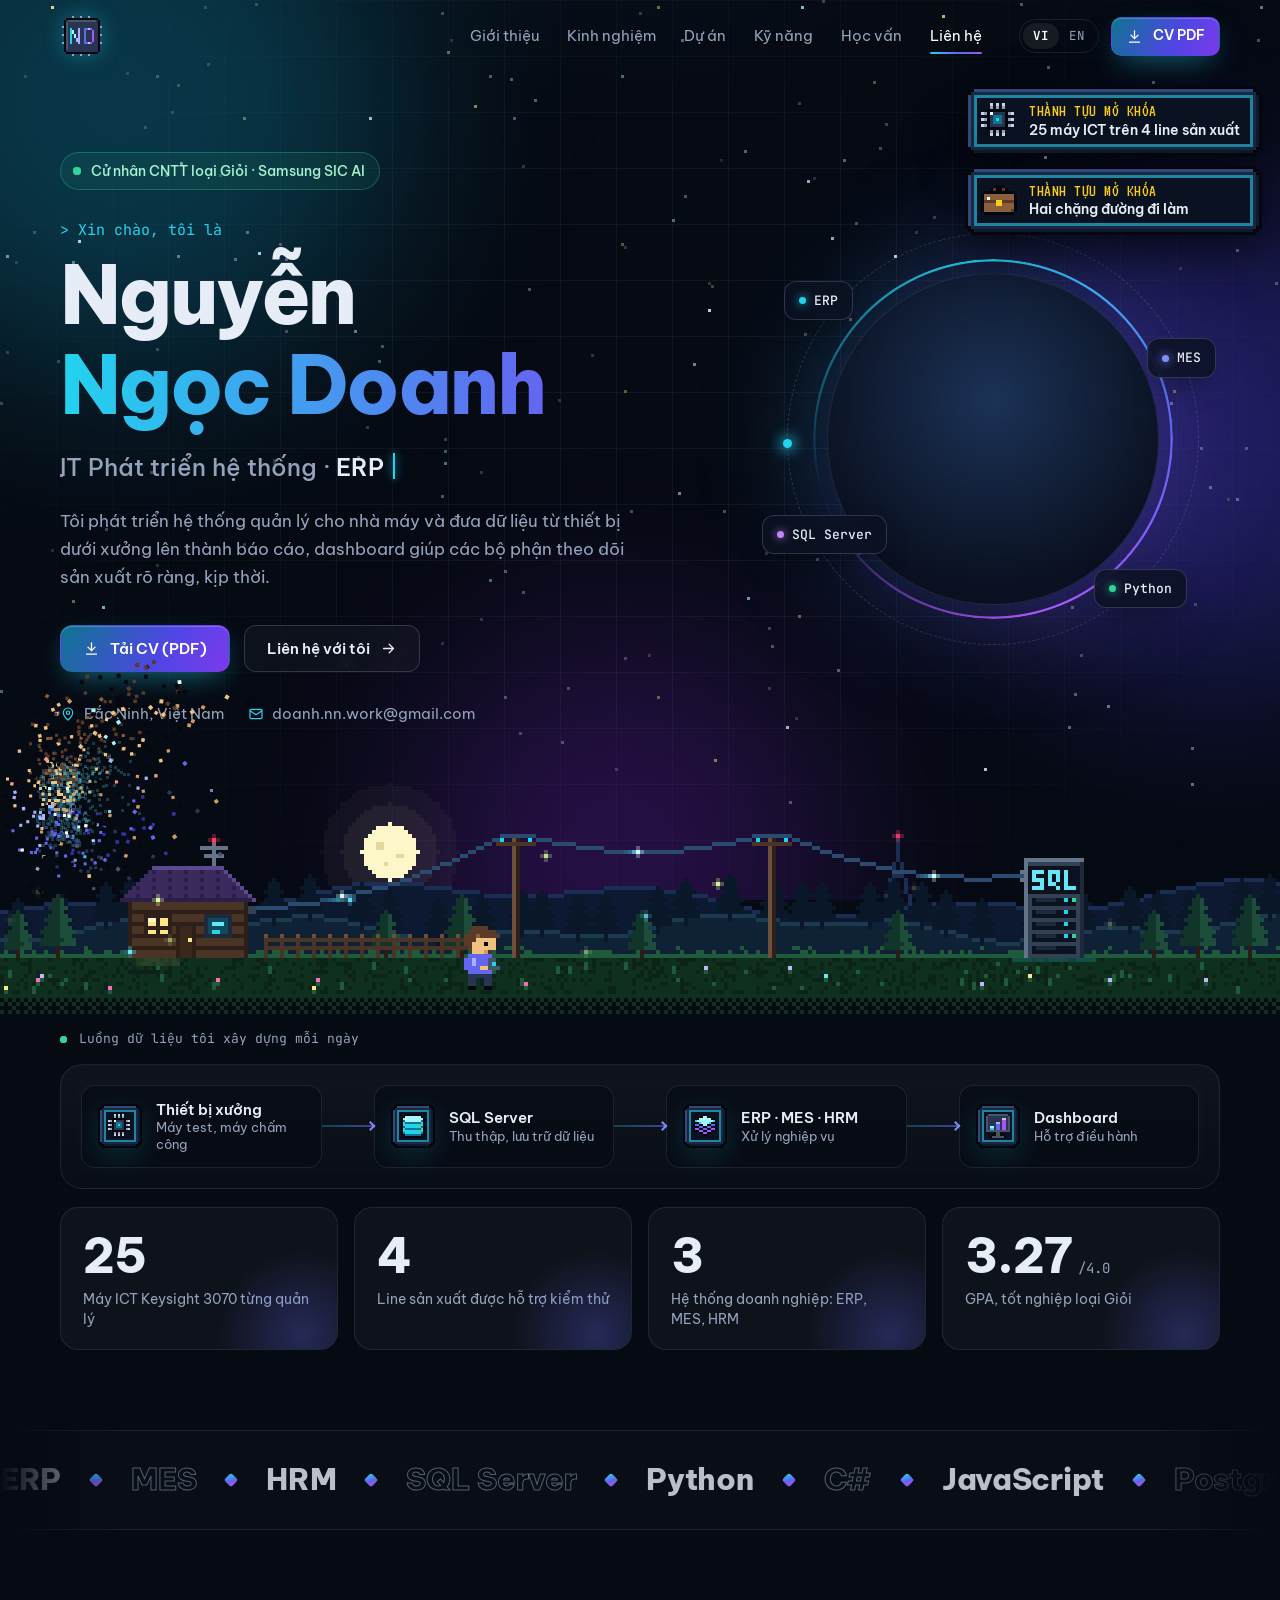
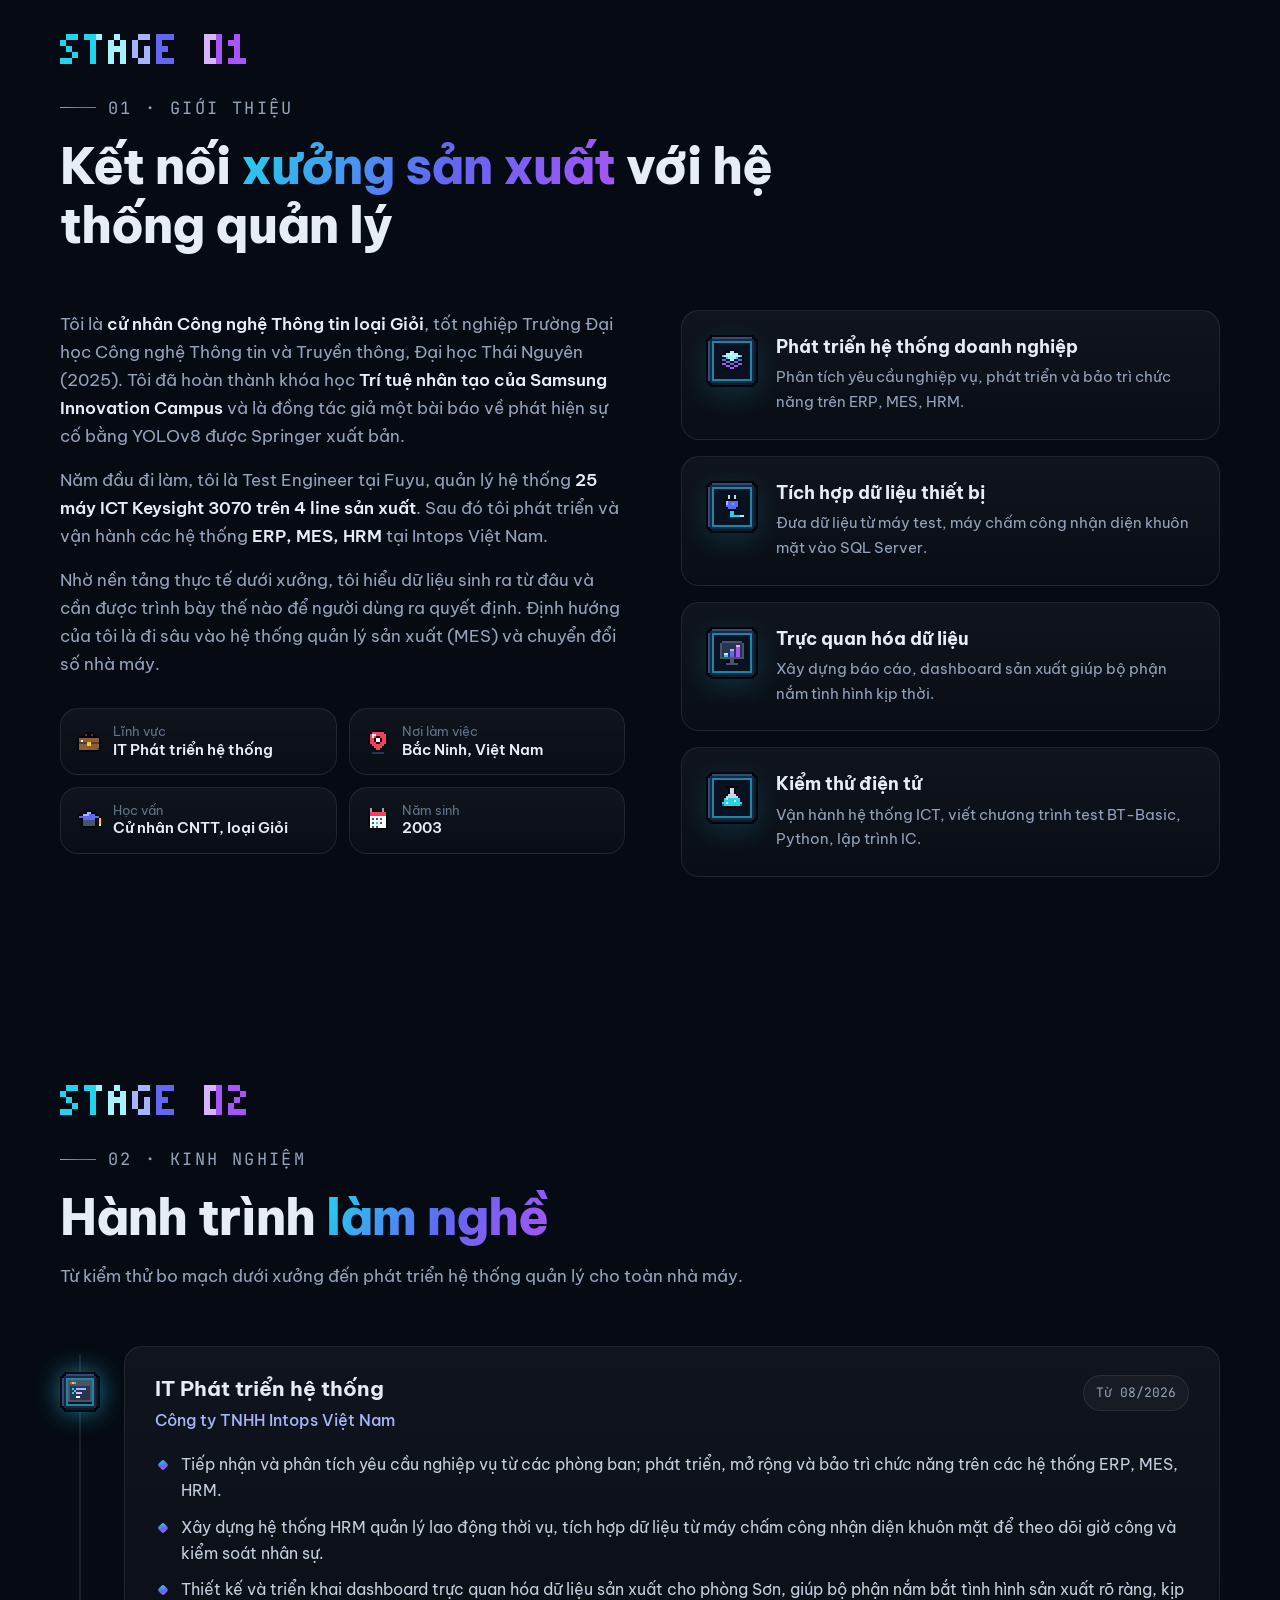
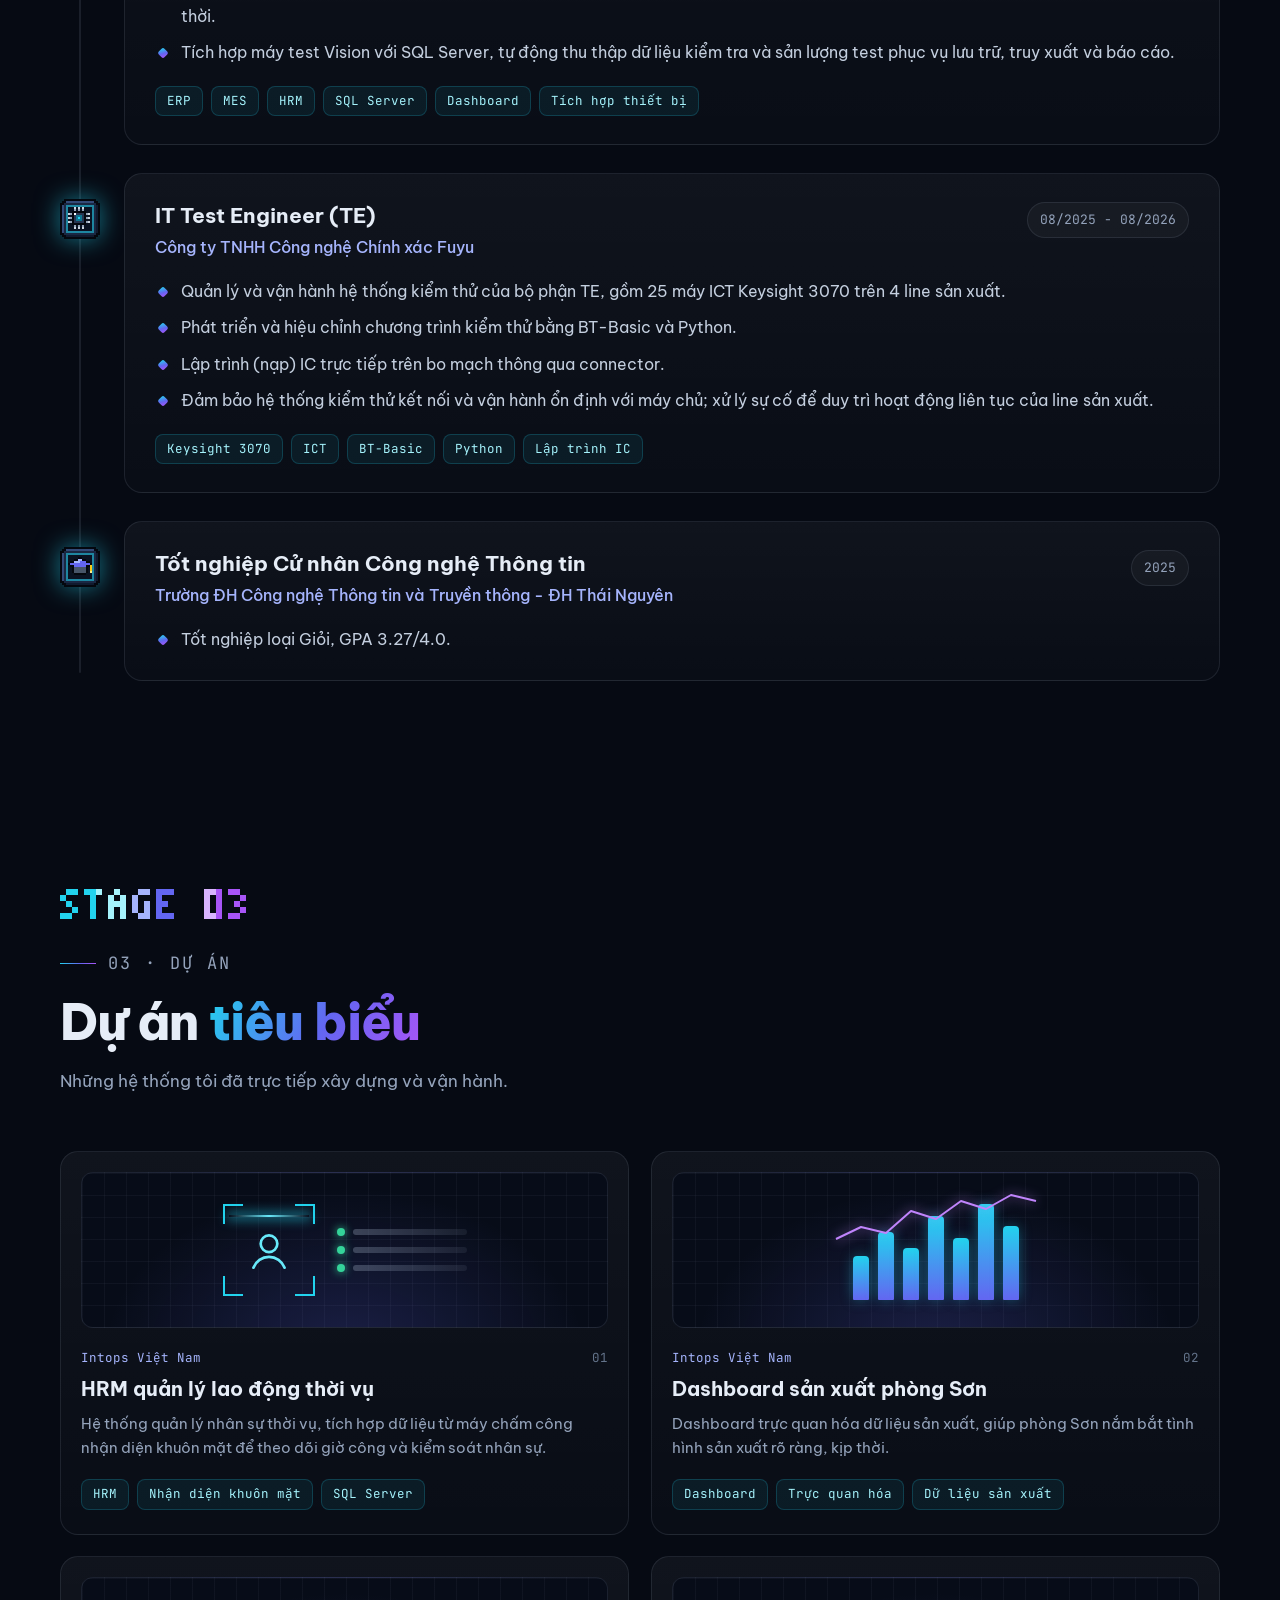
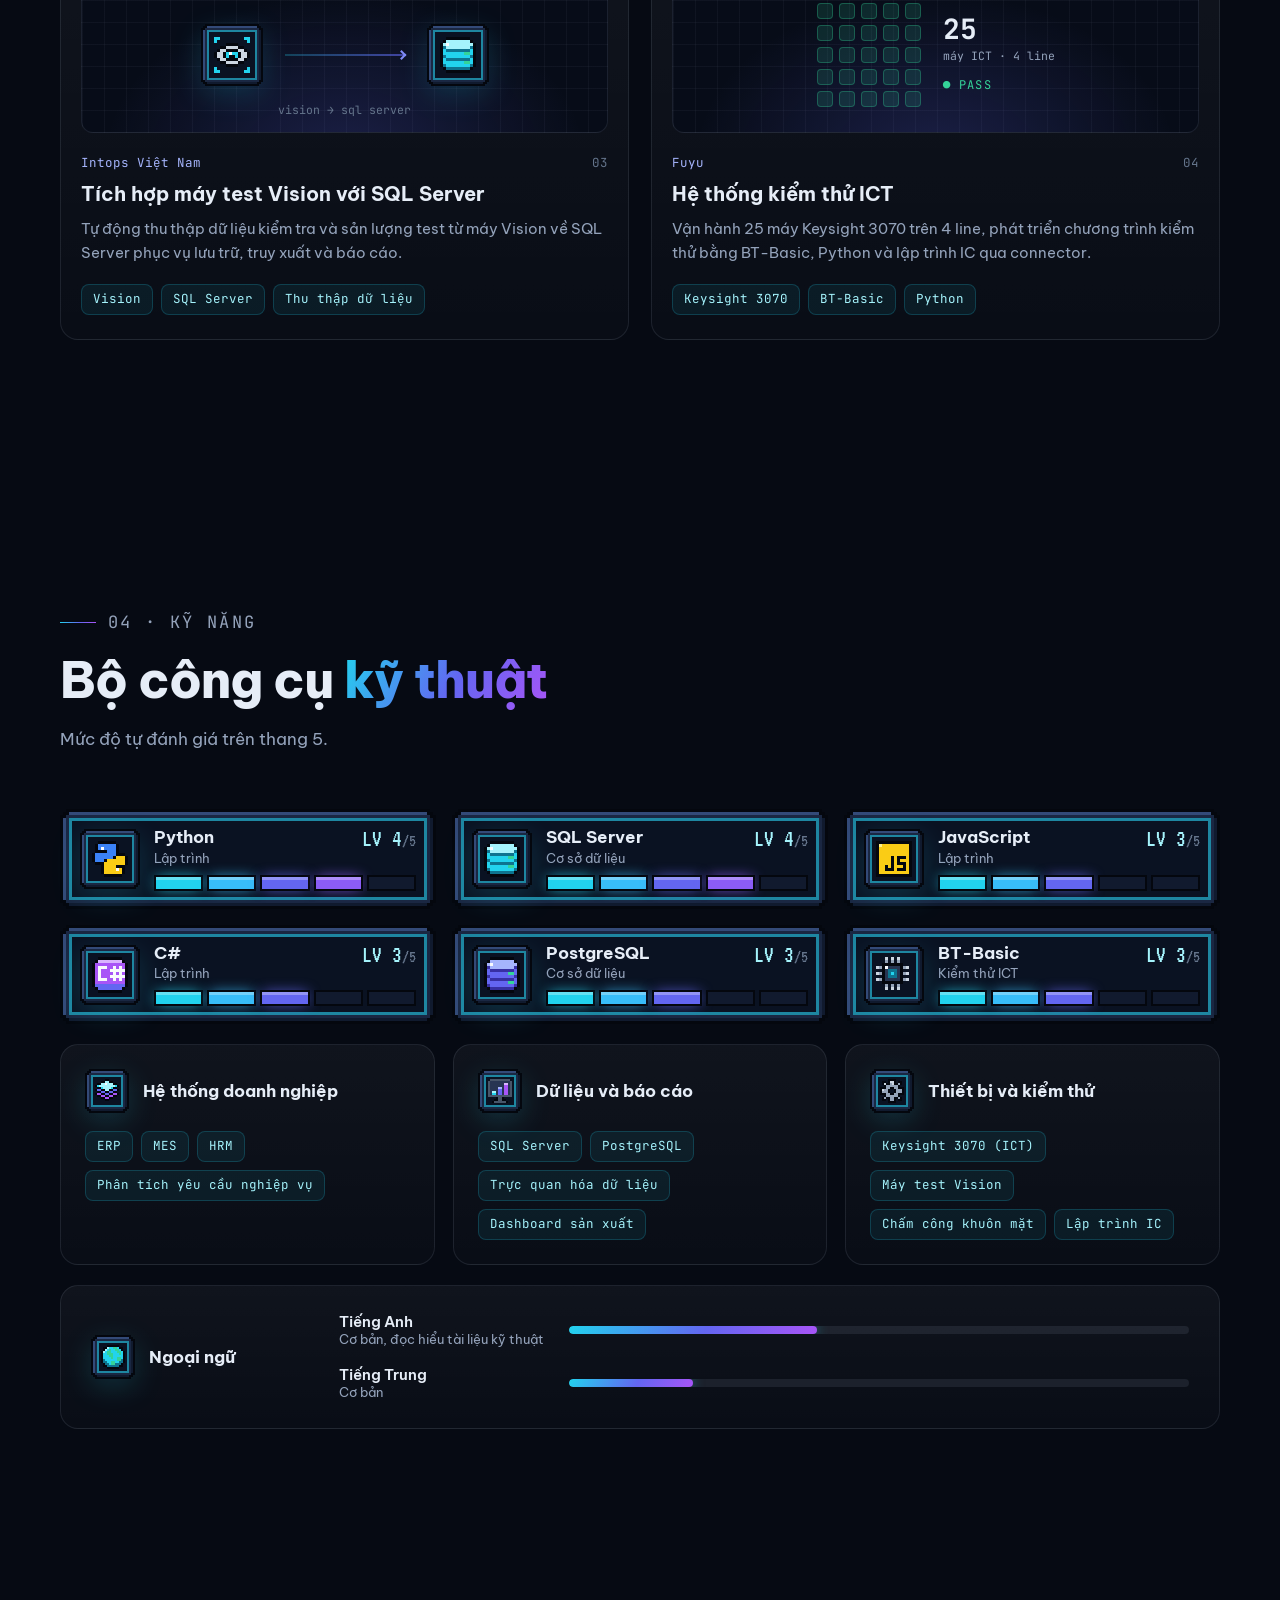
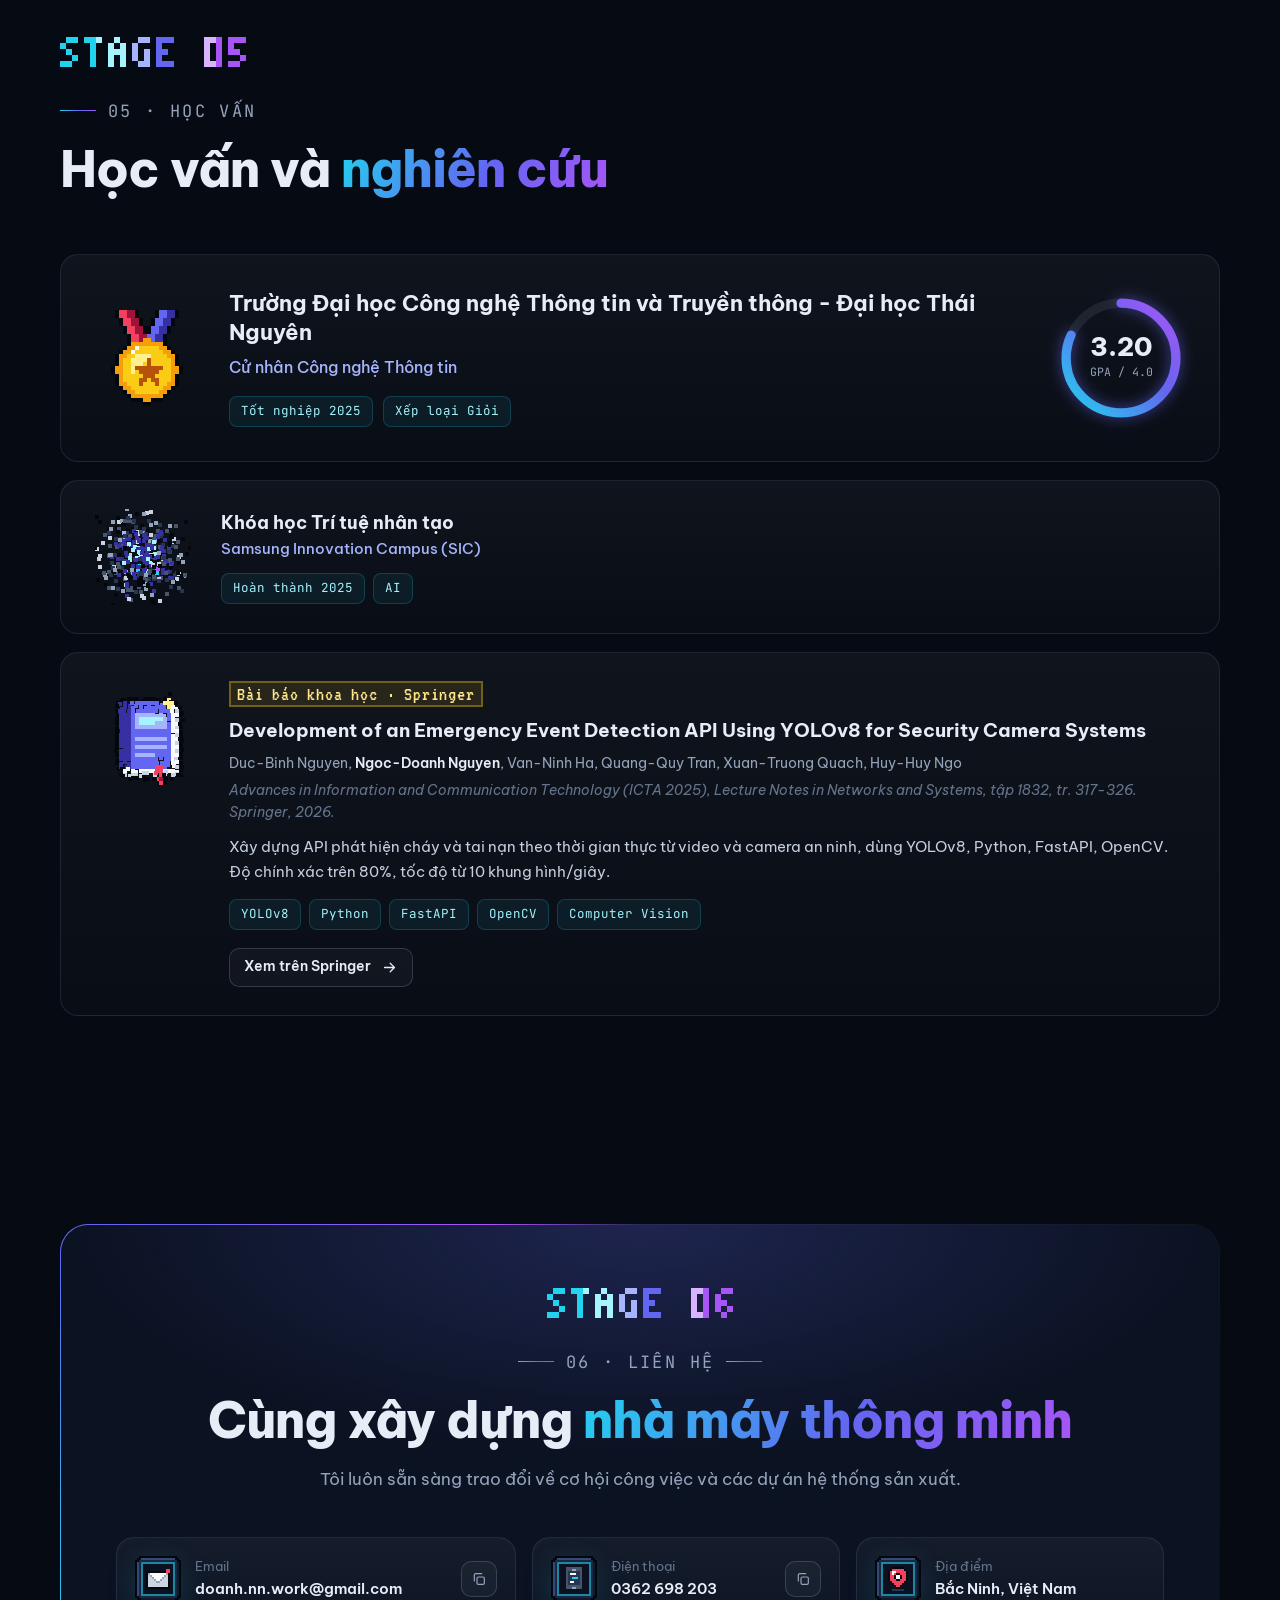
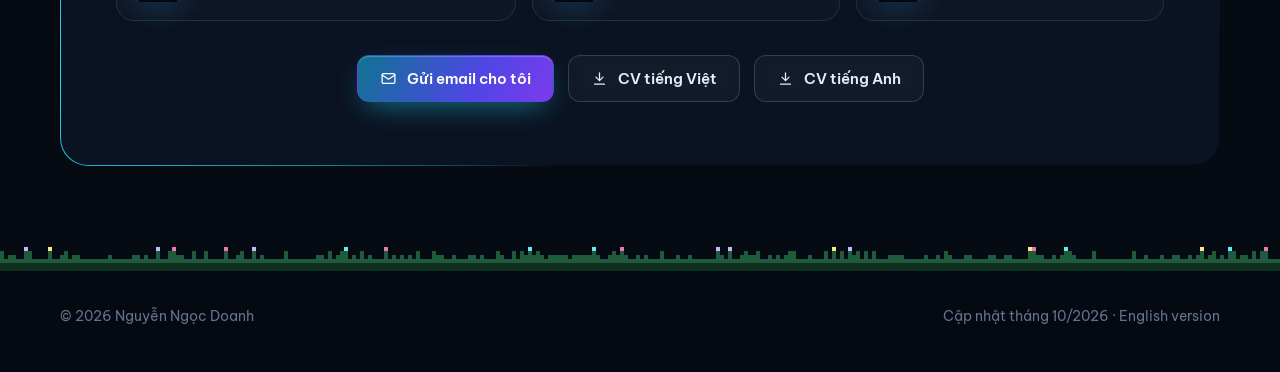
<file: index.html>
<!doctype html>
<html lang="vi" class="no-js">
<head>
<meta charset="utf-8">
<meta name="viewport" content="width=device-width, initial-scale=1">
<title>Nguyễn Ngọc Doanh | IT Phát triển hệ thống (ERP · MES · HRM)</title>
<meta name="description" content="Nguyễn Ngọc Doanh - IT Phát triển hệ thống, cử nhân CNTT loại Giỏi, hoàn thành khóa AI Samsung Innovation Campus. Phát triển ERP, MES, HRM, tích hợp dữ liệu thiết bị nhà máy và xây dựng dashboard sản xuất.">
<meta name="theme-color" content="#060a13">
<meta property="og:type" content="profile">
<meta property="og:title" content="Nguyễn Ngọc Doanh | IT Phát triển hệ thống">
<meta property="og:description" content="ERP · MES · HRM · Tích hợp dữ liệu nhà máy · Dashboard sản xuất">
<link rel="alternate" hreflang="vi" href="./">
<link rel="alternate" hreflang="en" href="en/">
<link rel="icon" href="favicon.svg" type="image/svg+xml">
<script>document.documentElement.classList.replace('no-js', 'js')</script>
<link rel="preconnect" href="https://fonts.googleapis.com">
<link rel="preconnect" href="https://fonts.gstatic.com" crossorigin>
<link href="https://fonts.googleapis.com/css2?family=Be+Vietnam+Pro:wght@400;500;600;700;800&family=JetBrains+Mono:wght@400;500;700&family=VT323&display=swap" rel="stylesheet">
<link rel="stylesheet" href="style.css">
<link rel="stylesheet" href="pixel.css">
<script src="script.js" defer></script>
<script src="sprites.js" defer></script>
<script src="pixel.js" defer></script>
<script src="guide.js" defer></script>
<script src="extras.js" defer></script>
</head>
<body>
<a class="skip" href="#gioi-thieu">Bỏ qua tới nội dung</a>

<!-- Bộ biểu tượng dùng chung -->
<svg width="0" height="0" style="position:absolute" aria-hidden="true">
  <defs>
    <linearGradient id="g-ring" x1="0" y1="0" x2="1" y2="1">
      <stop offset="0" stop-color="#22d3ee"/><stop offset=".55" stop-color="#6366f1"/><stop offset="1" stop-color="#a855f7"/>
    </linearGradient>
  </defs>
  <symbol id="i-mail" viewBox="0 0 24 24"><rect x="3" y="5" width="18" height="14" rx="2"/><path d="m3 7 9 6 9-6"/></symbol>
  <symbol id="i-phone" viewBox="0 0 24 24"><path d="M5 4h4l2 5-2.5 1.5a11 11 0 0 0 5 5L15 13l5 2v4a2 2 0 0 1-2 2A16 16 0 0 1 3 6a2 2 0 0 1 2-2"/></symbol>
  <symbol id="i-pin" viewBox="0 0 24 24"><path d="M12 21s-7-6.2-7-11a7 7 0 0 1 14 0c0 4.8-7 11-7 11z"/><circle cx="12" cy="10" r="2.5"/></symbol>
  <symbol id="i-cal" viewBox="0 0 24 24"><rect x="3" y="5" width="18" height="16" rx="2"/><path d="M3 10h18M8 3v4M16 3v4"/></symbol>
  <symbol id="i-down" viewBox="0 0 24 24"><path d="M12 4v11M7 10l5 5 5-5M5 20h14"/></symbol>
  <symbol id="i-up" viewBox="0 0 24 24"><path d="M12 19V5M6 11l6-6 6 6"/></symbol>
  <symbol id="i-arrow" viewBox="0 0 24 24"><path d="M5 12h14M13 6l6 6-6 6"/></symbol>
  <symbol id="i-copy" viewBox="0 0 24 24"><rect x="9" y="9" width="11" height="11" rx="2"/><path d="M5 15V6a2 2 0 0 1 2-2h9"/></symbol>
  <symbol id="i-check" viewBox="0 0 24 24"><path d="m5 12 5 5 9-10"/></symbol>
  <symbol id="i-chip" viewBox="0 0 24 24"><rect x="6" y="6" width="12" height="12" rx="2"/><rect x="9.5" y="9.5" width="5" height="5" rx="1"/><path d="M9 2v4M15 2v4M9 18v4M15 18v4M2 9h4M2 15h4M18 9h4M18 15h4"/></symbol>
  <symbol id="i-db" viewBox="0 0 24 24"><ellipse cx="12" cy="5" rx="8" ry="3"/><path d="M4 5v14c0 1.7 3.6 3 8 3s8-1.3 8-3V5"/><path d="M4 12c0 1.7 3.6 3 8 3s8-1.3 8-3"/></symbol>
  <symbol id="i-layers" viewBox="0 0 24 24"><path d="m12 3 9 5-9 5-9-5 9-5z"/><path d="m3 13 9 5 9-5"/></symbol>
  <symbol id="i-chart" viewBox="0 0 24 24"><path d="M4 20V10M10 20V4M16 20v-7M22 20H2"/></symbol>
  <symbol id="i-code" viewBox="0 0 24 24"><path d="m8 7-5 5 5 5M16 7l5 5-5 5M14 4l-4 16"/></symbol>
  <symbol id="i-face" viewBox="0 0 24 24"><circle cx="12" cy="9" r="4"/><path d="M4.5 20.5a8 8 0 0 1 15 0"/></symbol>
  <symbol id="i-eye" viewBox="0 0 24 24"><path d="M2 12s3.6-7 10-7 10 7 10 7-3.6 7-10 7S2 12 2 12z"/><circle cx="12" cy="12" r="3"/></symbol>
  <symbol id="i-brief" viewBox="0 0 24 24"><rect x="3" y="7" width="18" height="13" rx="2"/><path d="M9 7V5a2 2 0 0 1 2-2h2a2 2 0 0 1 2 2v2M3 13h18"/></symbol>
  <symbol id="i-flask" viewBox="0 0 24 24"><path d="M9 3h6M10 3v6L4.5 18.5A1.7 1.7 0 0 0 6 21h12a1.7 1.7 0 0 0 1.5-2.5L14 9V3"/><path d="M7 15h10"/></symbol>
  <symbol id="i-cap" viewBox="0 0 24 24"><path d="m2 9 10-5 10 5-10 5L2 9z"/><path d="M6 11v5c0 1.5 2.7 3 6 3s6-1.5 6-3v-5M22 9v6"/></symbol>
  <symbol id="i-globe" viewBox="0 0 24 24"><circle cx="12" cy="12" r="9"/><path d="M3 12h18M12 3a14 14 0 0 1 0 18M12 3a14 14 0 0 0 0 18"/></symbol>
  <symbol id="i-plug" viewBox="0 0 24 24"><path d="M9 2v5M15 2v5M6 7h12v4a6 6 0 0 1-12 0V7zM12 17v5"/></symbol>
  <symbol id="i-gear" viewBox="0 0 24 24"><circle cx="12" cy="12" r="3"/><path d="M19.4 15a1.7 1.7 0 0 0 .3 1.8l.1.1a2 2 0 1 1-2.8 2.8l-.1-.1a1.7 1.7 0 0 0-1.8-.3 1.7 1.7 0 0 0-1 1.5V21a2 2 0 1 1-4 0v-.1a1.7 1.7 0 0 0-1.1-1.5 1.7 1.7 0 0 0-1.8.3l-.1.1a2 2 0 1 1-2.8-2.8l.1-.1a1.7 1.7 0 0 0 .3-1.8 1.7 1.7 0 0 0-1.5-1H3a2 2 0 1 1 0-4h.1a1.7 1.7 0 0 0 1.5-1.1 1.7 1.7 0 0 0-.3-1.8l-.1-.1a2 2 0 1 1 2.8-2.8l.1.1a1.7 1.7 0 0 0 1.8.3H9a1.7 1.7 0 0 0 1-1.5V3a2 2 0 1 1 4 0v.1a1.7 1.7 0 0 0 1 1.5 1.7 1.7 0 0 0 1.8-.3l.1-.1a2 2 0 1 1 2.8 2.8l-.1.1a1.7 1.7 0 0 0-.3 1.8V9a1.7 1.7 0 0 0 1.5 1H21a2 2 0 1 1 0 4h-.1a1.7 1.7 0 0 0-1.5 1z"/></symbol>
</svg>

<div class="bg" aria-hidden="true"><i class="blob b1"></i><i class="blob b2"></i><i class="blob b3"></i><i class="spot"></i></div>
<div class="progress" aria-hidden="true"></div>

<header class="nav">
  <div class="container nav-in">
    <a class="logo" href="#top" aria-label="Về đầu trang"><img src="logo.svg" alt="" width="40" height="40"></a>
    <nav class="menu" id="menu" aria-label="Mục lục">
      <a href="#gioi-thieu">Giới thiệu</a>
      <a href="#kinh-nghiem">Kinh nghiệm</a>
      <a href="#du-an">Dự án</a>
      <a href="#ky-nang">Kỹ năng</a>
      <a href="#hoc-van">Học vấn</a>
      <a href="#lien-he">Liên hệ</a>
    </nav>
    <div class="nav-right">
      <div class="lang-switch"><strong>VI</strong><a href="en/" lang="en" hreflang="en">EN</a></div>
      <a class="btn btn-primary btn-sm" href="assets/cv/CV_Nguyen_Ngoc_Doanh_VI.pdf"><svg class="icon"><use href="#i-down"/></svg>CV PDF</a>
      <button class="burger" type="button" aria-label="Mở menu" aria-controls="menu" aria-expanded="false"><span></span><span></span></button>
    </div>
  </div>
</header>

<main id="top">

  <!-- ================= MỞ ĐẦU ================= -->
  <section class="hero">
    <canvas class="sky" aria-hidden="true"></canvas>
    <div class="container">
      <div class="hero-in">
        <div class="hero-text">
          <p class="badge reveal"><span class="pulse"></span>Cử nhân CNTT loại Giỏi · Samsung SIC AI</p>
          <p class="hello reveal" style="--d:.08s">&gt; Xin chào, tôi là</p>
          <h1 class="name reveal" style="--d:.16s">Nguyễn<br><span class="grad">Ngọc Doanh</span></h1>
          <p class="role reveal" style="--d:.24s">IT Phát triển hệ thống &middot; <span class="typed" data-words='["ERP · MES · HRM","Tích hợp dữ liệu nhà máy","Dashboard sản xuất","SQL Server · Python · C#"]'>ERP · MES · HRM</span><span class="caret" aria-hidden="true"></span></p>
          <p class="lead reveal" style="--d:.32s">
            Tôi phát triển hệ thống quản lý cho nhà máy và đưa dữ liệu từ thiết bị dưới xưởng lên
            thành báo cáo, dashboard giúp các bộ phận theo dõi sản xuất rõ ràng, kịp thời.
          </p>
          <div class="cta reveal" style="--d:.4s">
            <a class="btn btn-primary magnet" href="assets/cv/CV_Nguyen_Ngoc_Doanh_VI.pdf"><svg class="icon"><use href="#i-down"/></svg>Tải CV (PDF)</a>
            <a class="btn btn-ghost" href="#lien-he">Liên hệ với tôi<svg class="icon"><use href="#i-arrow"/></svg></a>
          </div>
          <ul class="quick reveal" style="--d:.48s">
            <li><svg class="icon"><use href="#i-pin"/></svg>Bắc Ninh, Việt Nam</li>
            <li><svg class="icon"><use href="#i-mail"/></svg><a href="mailto:doanh.nn.work@gmail.com">doanh.nn.work@gmail.com</a></li>
          </ul>
        </div>

        <div class="hero-visual reveal" style="--d:.2s">
          <div class="portrait">
            <span class="orbit" aria-hidden="true"></span>
            <span class="ring" aria-hidden="true"></span>
            <!-- Chân dung pixel gom từ khối vuông (pixel.js); tắt JS thì hiện chữ ND -->
            <div class="photo"><span class="grad">ND</span></div>
            <span class="chip chip-1">ERP</span>
            <span class="chip chip-2">MES</span>
            <span class="chip chip-3">SQL Server</span>
            <span class="chip chip-4">Python</span>
          </div>
        </div>
      </div>
    </div>

    <!-- Dải phong cảnh pixel; bấm vào nhân vật để trò chuyện (vẽ bằng pixel.js) -->
    <div class="land">
      <canvas aria-hidden="true"></canvas>
      <button class="npc" type="button" aria-label="Nói chuyện với Doanh" aria-haspopup="dialog" aria-expanded="false"><canvas width="10" height="26"></canvas></button>
    </div>

    <div class="container">
      <div class="flow-wrap reveal">
        <p class="flow-cap"><span class="pulse"></span>Luồng dữ liệu tôi xây dựng mỗi ngày</p>
        <div class="flow">
          <div class="node"><span class="node-ic"><svg class="icon"><use href="#i-chip"/></svg></span><span><b>Thiết bị xưởng</b><small>Máy test, máy chấm công</small></span></div>
          <div class="pipe" aria-hidden="true"><i></i><i></i><i></i></div>
          <div class="node"><span class="node-ic"><svg class="icon"><use href="#i-db"/></svg></span><span><b>SQL Server</b><small>Thu thập, lưu trữ dữ liệu</small></span></div>
          <div class="pipe" aria-hidden="true"><i></i><i></i><i></i></div>
          <div class="node"><span class="node-ic"><svg class="icon"><use href="#i-layers"/></svg></span><span><b>ERP · MES · HRM</b><small>Xử lý nghiệp vụ</small></span></div>
          <div class="pipe" aria-hidden="true"><i></i><i></i><i></i></div>
          <div class="node"><span class="node-ic"><svg class="icon"><use href="#i-chart"/></svg></span><span><b>Dashboard</b><small>Hỗ trợ điều hành</small></span></div>
        </div>
      </div>

      <div class="stats">
        <div class="stat reveal"><div class="stat-num"><b data-count="25">25</b></div><p>Máy ICT Keysight 3070 từng quản lý</p></div>
        <div class="stat reveal" style="--d:.08s"><div class="stat-num"><b data-count="4">4</b></div><p>Line sản xuất được hỗ trợ kiểm thử</p></div>
        <div class="stat reveal" style="--d:.16s"><div class="stat-num"><b data-count="3">3</b></div><p>Hệ thống doanh nghiệp: ERP, MES, HRM</p></div>
        <div class="stat reveal" style="--d:.24s"><div class="stat-num"><b data-count="3.27">3.27</b><small>/4.0</small></div><p>GPA, tốt nghiệp loại Giỏi</p></div>
      </div>
    </div>
  </section>

  <div class="marquee" aria-hidden="true">
    <div class="track">
      <span>ERP</span><span>MES</span><span>HRM</span><span>SQL Server</span><span>Python</span><span>C#</span><span>JavaScript</span><span>PostgreSQL</span><span>Dashboard</span><span>Keysight 3070</span><span>BT-Basic</span><span>Vision</span><span>AI</span><span>YOLOv8</span>
      <span>ERP</span><span>MES</span><span>HRM</span><span>SQL Server</span><span>Python</span><span>C#</span><span>JavaScript</span><span>PostgreSQL</span><span>Dashboard</span><span>Keysight 3070</span><span>BT-Basic</span><span>Vision</span><span>AI</span><span>YOLOv8</span>
    </div>
  </div>

  <!-- ================= GIỚI THIỆU ================= -->
  <section class="section" id="gioi-thieu">
    <div class="container">
      <div class="sec-head reveal">
        <p class="eyebrow">01 · Giới thiệu</p>
        <h2>Kết nối <span class="grad">xưởng sản xuất</span> với hệ thống quản lý</h2>
      </div>
      <div class="about">
        <div class="about-text reveal">
          <p>
            Tôi là <strong>cử nhân Công nghệ Thông tin loại Giỏi</strong>, tốt nghiệp Trường Đại học Công nghệ
            Thông tin và Truyền thông, Đại học Thái Nguyên (2025). Tôi đã hoàn thành khóa học
            <strong>Trí tuệ nhân tạo của Samsung Innovation Campus</strong> và là đồng tác giả một bài báo
            về phát hiện sự cố bằng YOLOv8 được Springer xuất bản.
          </p>
          <p>
            Năm đầu đi làm, tôi là Test Engineer tại Fuyu, quản lý hệ thống <strong>25 máy ICT Keysight 3070
            trên 4 line sản xuất</strong>. Sau đó tôi phát triển và vận hành các hệ thống
            <strong>ERP, MES, HRM</strong> tại Intops Việt Nam.
          </p>
          <p>
            Nhờ nền tảng thực tế dưới xưởng, tôi hiểu dữ liệu sinh ra từ đâu và cần được trình bày thế nào
            để người dùng ra quyết định. Định hướng của tôi là đi sâu vào hệ thống quản lý sản xuất (MES)
            và chuyển đổi số nhà máy.
          </p>
          <div class="facts">
            <div class="fact card"><svg class="icon"><use href="#i-brief"/></svg><span><small>Lĩnh vực</small><b>IT Phát triển hệ thống</b></span></div>
            <div class="fact card"><svg class="icon"><use href="#i-pin"/></svg><span><small>Nơi làm việc</small><b>Bắc Ninh, Việt Nam</b></span></div>
            <div class="fact card"><svg class="icon"><use href="#i-cap"/></svg><span><small>Học vấn</small><b>Cử nhân CNTT, loại Giỏi</b></span></div>
            <div class="fact card"><svg class="icon"><use href="#i-cal"/></svg><span><small>Năm sinh</small><b>2003</b></span></div>
          </div>
        </div>
        <div class="services">
          <article class="service card glow reveal">
            <span class="ic-box"><svg class="icon"><use href="#i-layers"/></svg></span>
            <div><h3>Phát triển hệ thống doanh nghiệp</h3><p>Phân tích yêu cầu nghiệp vụ, phát triển và bảo trì chức năng trên ERP, MES, HRM.</p></div>
          </article>
          <article class="service card glow reveal" style="--d:.1s">
            <span class="ic-box"><svg class="icon"><use href="#i-plug"/></svg></span>
            <div><h3>Tích hợp dữ liệu thiết bị</h3><p>Đưa dữ liệu từ máy test, máy chấm công nhận diện khuôn mặt vào SQL Server.</p></div>
          </article>
          <article class="service card glow reveal" style="--d:.2s">
            <span class="ic-box"><svg class="icon"><use href="#i-chart"/></svg></span>
            <div><h3>Trực quan hóa dữ liệu</h3><p>Xây dựng báo cáo, dashboard sản xuất giúp bộ phận nắm tình hình kịp thời.</p></div>
          </article>
          <article class="service card glow reveal" style="--d:.3s">
            <span class="ic-box"><svg class="icon"><use href="#i-flask"/></svg></span>
            <div><h3>Kiểm thử điện tử</h3><p>Vận hành hệ thống ICT, viết chương trình test BT-Basic, Python, lập trình IC.</p></div>
          </article>
        </div>
      </div>
    </div>
  </section>

  <!-- ================= KINH NGHIỆM ================= -->
  <section class="section" id="kinh-nghiem">
    <div class="container">
      <div class="sec-head reveal">
        <p class="eyebrow">02 · Kinh nghiệm</p>
        <h2>Hành trình <span class="grad">làm nghề</span></h2>
        <p>Từ kiểm thử bo mạch dưới xưởng đến phát triển hệ thống quản lý cho toàn nhà máy.</p>
      </div>

      <div class="tl">
        <span class="tl-fill" aria-hidden="true"></span>

        <div class="tl-item">
          <span class="tl-dot"><svg class="icon"><use href="#i-code"/></svg></span>
          <article class="job card glow reveal">
            <div class="job-head">
              <div>
                <h3>IT Phát triển hệ thống</h3>
                <p class="company">Công ty TNHH Intops Việt Nam</p>
              </div>
              <span class="period">Từ 08/2026</span>
            </div>
            <ul class="bullets">
              <li>Tiếp nhận và phân tích yêu cầu nghiệp vụ từ các phòng ban; phát triển, mở rộng và bảo trì chức năng trên các hệ thống ERP, MES, HRM.</li>
              <li>Xây dựng hệ thống HRM quản lý lao động thời vụ, tích hợp dữ liệu từ máy chấm công nhận diện khuôn mặt để theo dõi giờ công và kiểm soát nhân sự.</li>
              <li>Thiết kế và triển khai dashboard trực quan hóa dữ liệu sản xuất cho phòng Sơn, giúp bộ phận nắm bắt tình hình sản xuất rõ ràng, kịp thời.</li>
              <li>Tích hợp máy test Vision với SQL Server, tự động thu thập dữ liệu kiểm tra và sản lượng test phục vụ lưu trữ, truy xuất và báo cáo.</li>
            </ul>
            <ul class="tags"><li>ERP</li><li>MES</li><li>HRM</li><li>SQL Server</li><li>Dashboard</li><li>Tích hợp thiết bị</li></ul>
          </article>
        </div>

        <div class="tl-item">
          <span class="tl-dot"><svg class="icon"><use href="#i-chip"/></svg></span>
          <article class="job card glow reveal">
            <div class="job-head">
              <div>
                <h3>IT Test Engineer (TE)</h3>
                <p class="company">Công ty TNHH Công nghệ Chính xác Fuyu</p>
              </div>
              <span class="period">08/2025 - 08/2026</span>
            </div>
            <ul class="bullets">
              <li>Quản lý và vận hành hệ thống kiểm thử của bộ phận TE, gồm 25 máy ICT Keysight 3070 trên 4 line sản xuất.</li>
              <li>Phát triển và hiệu chỉnh chương trình kiểm thử bằng BT-Basic và Python.</li>
              <li>Lập trình (nạp) IC trực tiếp trên bo mạch thông qua connector.</li>
              <li>Đảm bảo hệ thống kiểm thử kết nối và vận hành ổn định với máy chủ; xử lý sự cố để duy trì hoạt động liên tục của line sản xuất.</li>
            </ul>
            <ul class="tags"><li>Keysight 3070</li><li>ICT</li><li>BT-Basic</li><li>Python</li><li>Lập trình IC</li></ul>
          </article>
        </div>

        <div class="tl-item">
          <span class="tl-dot"><svg class="icon"><use href="#i-cap"/></svg></span>
          <article class="job card glow reveal">
            <div class="job-head">
              <div>
                <h3>Tốt nghiệp Cử nhân Công nghệ Thông tin</h3>
                <p class="company">Trường ĐH Công nghệ Thông tin và Truyền thông - ĐH Thái Nguyên</p>
              </div>
              <span class="period">2025</span>
            </div>
            <ul class="bullets">
              <li>Tốt nghiệp loại Giỏi, GPA 3.27/4.0.</li>
            </ul>
          </article>
        </div>
      </div>
    </div>
  </section>

  <!-- ================= DỰ ÁN ================= -->
  <section class="section" id="du-an">
    <div class="container">
      <div class="sec-head reveal">
        <p class="eyebrow">03 · Dự án</p>
        <h2>Dự án <span class="grad">tiêu biểu</span></h2>
        <p>Những hệ thống tôi đã trực tiếp xây dựng và vận hành.</p>
      </div>

      <div class="projects">
        <article class="project card glow reveal">
          <div class="viz" aria-hidden="true">
            <div class="scan-frame"><svg class="icon"><use href="#i-face"/></svg><span class="scan-line"></span></div>
            <div class="scan-rows"><span></span><span></span><span></span></div>
          </div>
          <div class="p-meta"><span class="p-where">Intops Việt Nam</span><span class="p-num">01</span></div>
          <h3>HRM quản lý lao động thời vụ</h3>
          <p class="desc">Hệ thống quản lý nhân sự thời vụ, tích hợp dữ liệu từ máy chấm công nhận diện khuôn mặt để theo dõi giờ công và kiểm soát nhân sự.</p>
          <ul class="tags"><li>HRM</li><li>Nhận diện khuôn mặt</li><li>SQL Server</li></ul>
        </article>

        <article class="project card glow reveal" style="--d:.1s">
          <div class="viz" aria-hidden="true">
            <svg class="spark" viewBox="0 0 200 64" preserveAspectRatio="none"><polyline points="0,52 25,40 50,46 75,24 100,32 125,14 150,22 175,8 200,14"/></svg>
            <div class="bars">
              <i style="--h:44px;--d:.05s"></i><i style="--h:68px;--d:.12s"></i><i style="--h:52px;--d:.19s"></i>
              <i style="--h:84px;--d:.26s"></i><i style="--h:62px;--d:.33s"></i><i style="--h:96px;--d:.4s"></i>
              <i style="--h:74px;--d:.47s"></i>
            </div>
          </div>
          <div class="p-meta"><span class="p-where">Intops Việt Nam</span><span class="p-num">02</span></div>
          <h3>Dashboard sản xuất phòng Sơn</h3>
          <p class="desc">Dashboard trực quan hóa dữ liệu sản xuất, giúp phòng Sơn nắm bắt tình hình sản xuất rõ ràng, kịp thời.</p>
          <ul class="tags"><li>Dashboard</li><li>Trực quan hóa</li><li>Dữ liệu sản xuất</li></ul>
        </article>

        <article class="project card glow reveal">
          <div class="viz" aria-hidden="true">
            <span class="v-node"><svg class="icon"><use href="#i-eye"/></svg></span>
            <span class="pipe"><i></i><i></i><i></i></span>
            <span class="v-node"><svg class="icon"><use href="#i-db"/></svg></span>
            <span class="v-label">vision → sql server</span>
          </div>
          <div class="p-meta"><span class="p-where">Intops Việt Nam</span><span class="p-num">03</span></div>
          <h3>Tích hợp máy test Vision với SQL Server</h3>
          <p class="desc">Tự động thu thập dữ liệu kiểm tra và sản lượng test từ máy Vision về SQL Server phục vụ lưu trữ, truy xuất và báo cáo.</p>
          <ul class="tags"><li>Vision</li><li>SQL Server</li><li>Thu thập dữ liệu</li></ul>
        </article>

        <article class="project card glow reveal" style="--d:.1s">
          <div class="viz" aria-hidden="true">
            <div class="cells">
              <i style="--i:0"></i><i style="--i:1"></i><i style="--i:2"></i><i style="--i:3"></i><i style="--i:4"></i>
              <i style="--i:5"></i><i style="--i:6"></i><i style="--i:7"></i><i style="--i:8"></i><i style="--i:9"></i>
              <i style="--i:10"></i><i style="--i:11"></i><i style="--i:12"></i><i style="--i:13"></i><i style="--i:14"></i>
              <i style="--i:15"></i><i style="--i:16"></i><i style="--i:17"></i><i style="--i:18"></i><i style="--i:19"></i>
              <i style="--i:20"></i><i style="--i:21"></i><i style="--i:22"></i><i style="--i:23"></i><i style="--i:24"></i>
            </div>
            <div class="ict-lbl"><b>25</b><span>máy ICT · 4 line</span><em>● PASS</em></div>
          </div>
          <div class="p-meta"><span class="p-where">Fuyu</span><span class="p-num">04</span></div>
          <h3>Hệ thống kiểm thử ICT</h3>
          <p class="desc">Vận hành 25 máy Keysight 3070 trên 4 line, phát triển chương trình kiểm thử bằng BT-Basic, Python và lập trình IC qua connector.</p>
          <ul class="tags"><li>Keysight 3070</li><li>BT-Basic</li><li>Python</li></ul>
        </article>
      </div>
    </div>
  </section>

  <!-- ================= KỸ NĂNG ================= -->
  <section class="section" id="ky-nang">
    <div class="container">
      <div class="sec-head reveal">
        <p class="eyebrow">04 · Kỹ năng</p>
        <h2>Bộ công cụ <span class="grad">kỹ thuật</span></h2>
        <p>Mức độ tự đánh giá trên thang 5.</p>
      </div>

      <div class="lvls">
        <div class="lvl reveal"><span class="lvl-ic" data-px="py"><svg class="icon"><use href="#i-code"/></svg></span><div class="lvl-name"><h3>Python</h3><p>Lập trình</p></div><span class="lvl-num" aria-label="Mức 4/5">LV 4<small>/5</small></span><span class="lvl-bar" aria-hidden="true"><i class="on"></i><i class="on"></i><i class="on"></i><i class="on"></i><i></i></span></div>
        <div class="lvl reveal" style="--d:.06s"><span class="lvl-ic" data-px="db"><svg class="icon"><use href="#i-db"/></svg></span><div class="lvl-name"><h3>SQL Server</h3><p>Cơ sở dữ liệu</p></div><span class="lvl-num" aria-label="Mức 4/5">LV 4<small>/5</small></span><span class="lvl-bar" aria-hidden="true"><i class="on"></i><i class="on"></i><i class="on"></i><i class="on"></i><i></i></span></div>
        <div class="lvl reveal" style="--d:.12s"><span class="lvl-ic" data-px="js"><svg class="icon"><use href="#i-code"/></svg></span><div class="lvl-name"><h3>JavaScript</h3><p>Lập trình</p></div><span class="lvl-num" aria-label="Mức 3/5">LV 3<small>/5</small></span><span class="lvl-bar" aria-hidden="true"><i class="on"></i><i class="on"></i><i class="on"></i><i></i><i></i></span></div>
        <div class="lvl reveal" style="--d:.18s"><span class="lvl-ic" data-px="cs"><svg class="icon"><use href="#i-code"/></svg></span><div class="lvl-name"><h3>C#</h3><p>Lập trình</p></div><span class="lvl-num" aria-label="Mức 3/5">LV 3<small>/5</small></span><span class="lvl-bar" aria-hidden="true"><i class="on"></i><i class="on"></i><i class="on"></i><i></i><i></i></span></div>
        <div class="lvl reveal" style="--d:.24s"><span class="lvl-ic" data-px="pg"><svg class="icon"><use href="#i-db"/></svg></span><div class="lvl-name"><h3>PostgreSQL</h3><p>Cơ sở dữ liệu</p></div><span class="lvl-num" aria-label="Mức 3/5">LV 3<small>/5</small></span><span class="lvl-bar" aria-hidden="true"><i class="on"></i><i class="on"></i><i class="on"></i><i></i><i></i></span></div>
        <div class="lvl reveal" style="--d:.3s"><span class="lvl-ic" data-px="chip"><svg class="icon"><use href="#i-chip"/></svg></span><div class="lvl-name"><h3>BT-Basic</h3><p>Kiểm thử ICT</p></div><span class="lvl-num" aria-label="Mức 3/5">LV 3<small>/5</small></span><span class="lvl-bar" aria-hidden="true"><i class="on"></i><i class="on"></i><i class="on"></i><i></i><i></i></span></div>
      </div>

      <div class="groups">
        <div class="group card glow reveal">
          <div class="group-h"><span class="ic-box"><svg class="icon"><use href="#i-layers"/></svg></span><h3>Hệ thống doanh nghiệp</h3></div>
          <ul class="tags"><li>ERP</li><li>MES</li><li>HRM</li><li>Phân tích yêu cầu nghiệp vụ</li></ul>
        </div>
        <div class="group card glow reveal" style="--d:.1s">
          <div class="group-h"><span class="ic-box"><svg class="icon"><use href="#i-chart"/></svg></span><h3>Dữ liệu và báo cáo</h3></div>
          <ul class="tags"><li>SQL Server</li><li>PostgreSQL</li><li>Trực quan hóa dữ liệu</li><li>Dashboard sản xuất</li></ul>
        </div>
        <div class="group card glow reveal" style="--d:.2s">
          <div class="group-h"><span class="ic-box"><svg class="icon"><use href="#i-gear"/></svg></span><h3>Thiết bị và kiểm thử</h3></div>
          <ul class="tags"><li>Keysight 3070 (ICT)</li><li>Máy test Vision</li><li>Chấm công khuôn mặt</li><li>Lập trình IC</li></ul>
        </div>
      </div>

      <div class="langbox card reveal">
        <div class="langbox-h"><span class="ic-box"><svg class="icon"><use href="#i-globe"/></svg></span><h3>Ngoại ngữ</h3></div>
        <div class="lang-rows">
          <div class="lang-row"><span><b>Tiếng Anh</b><small>Cơ bản, đọc hiểu tài liệu kỹ thuật</small></span><span class="lbar"><i style="--w:40%"></i></span></div>
          <div class="lang-row"><span><b>Tiếng Trung</b><small>Cơ bản</small></span><span class="lbar"><i style="--w:20%"></i></span></div>
        </div>
      </div>
    </div>
  </section>

  <!-- ================= HỌC VẤN ================= -->
  <section class="section" id="hoc-van">
    <div class="container">
      <div class="sec-head reveal">
        <p class="eyebrow">05 · Học vấn</p>
        <h2>Học vấn và <span class="grad">nghiên cứu</span></h2>
      </div>
      <article class="edu card glow reveal">
        <canvas class="badge-art" data-art="grad" aria-hidden="true"></canvas>
        <span class="ic-box"><svg class="icon"><use href="#i-cap"/></svg></span>
        <div>
          <h3>Trường Đại học Công nghệ Thông tin và Truyền thông - Đại học Thái Nguyên</h3>
          <p class="company">Cử nhân Công nghệ Thông tin</p>
          <ul class="tags edu-badges"><li>Tốt nghiệp 2025</li><li>Xếp loại Giỏi</li></ul>
        </div>
        <div class="dial" style="--p:81.75"><svg viewBox="0 0 112 112"><circle class="trk" cx="56" cy="56" r="48"/><circle class="bar" cx="56" cy="56" r="48"/></svg><div class="dial-val"><b data-count="3.27">3.27</b><small>GPA / 4.0</small></div></div>
      </article>

      <article class="award card glow reveal">
        <canvas class="badge-art" data-art="ai" data-delay="250" aria-hidden="true"></canvas>
        <div><h3>Khóa học Trí tuệ nhân tạo</h3><p class="company">Samsung Innovation Campus (SIC)</p><ul class="tags"><li>Hoàn thành 2025</li><li>AI</li></ul></div>
      </article>

      <article class="paper card glow reveal">
        <canvas class="badge-art" data-art="book" data-delay="150" aria-hidden="true"></canvas>
        <div>
          <p class="paper-kicker">Bài báo khoa học · Springer</p>
          <h3><a href="https://doi.org/10.1007/978-3-032-18159-6_34" target="_blank" rel="noopener">Development of an Emergency Event Detection API Using YOLOv8 for Security Camera Systems</a></h3>
          <p class="paper-authors">Duc-Binh Nguyen, <b>Ngoc-Doanh Nguyen</b>, Van-Ninh Ha, Quang-Quy Tran, Xuan-Truong Quach, Huy-Huy Ngo</p>
          <p class="paper-book"><i>Advances in Information and Communication Technology (ICTA 2025), Lecture Notes in Networks and Systems, tập 1832, tr. 317-326. Springer, 2026.</i></p>
          <p class="paper-desc">Xây dựng API phát hiện cháy và tai nạn theo thời gian thực từ video và camera an ninh, dùng YOLOv8, Python, FastAPI, OpenCV. Độ chính xác trên 80%, tốc độ từ 10 khung hình/giây.</p>
          <ul class="tags"><li>YOLOv8</li><li>Python</li><li>FastAPI</li><li>OpenCV</li><li>Computer Vision</li></ul>
          <a class="btn btn-ghost btn-sm paper-link" href="https://doi.org/10.1007/978-3-032-18159-6_34" target="_blank" rel="noopener">Xem trên Springer<svg class="icon"><use href="#i-arrow"/></svg></a>
        </div>
      </article>
    </div>
  </section>

  <!-- ================= LIÊN HỆ ================= -->
  <section class="section" id="lien-he">
    <div class="container">
      <div class="contact-box reveal">
        <div class="sec-head">
          <p class="eyebrow">06 · Liên hệ</p>
          <h2>Cùng xây dựng <span class="grad">nhà máy thông minh</span></h2>
          <p>Tôi luôn sẵn sàng trao đổi về cơ hội công việc và các dự án hệ thống sản xuất.</p>
        </div>
        <div class="contact-cards">
          <div class="c-card card glow">
            <span class="ic-box"><svg class="icon"><use href="#i-mail"/></svg></span>
            <div class="c-body"><small>Email</small><a href="mailto:doanh.nn.work@gmail.com">doanh.nn.work@gmail.com</a></div>
            <button class="copy" type="button" data-copy="doanh.nn.work@gmail.com" data-done="Đã sao chép email" aria-label="Sao chép email"><svg class="icon"><use href="#i-copy"/></svg></button>
          </div>
          <div class="c-card card glow">
            <span class="ic-box"><svg class="icon"><use href="#i-phone"/></svg></span>
            <div class="c-body"><small>Điện thoại</small><a href="tel:+84362698203">0362 698 203</a></div>
            <button class="copy" type="button" data-copy="0362698203" data-done="Đã sao chép số điện thoại" aria-label="Sao chép số điện thoại"><svg class="icon"><use href="#i-copy"/></svg></button>
          </div>
          <div class="c-card card glow">
            <span class="ic-box"><svg class="icon"><use href="#i-pin"/></svg></span>
            <div class="c-body"><small>Địa điểm</small><span>Bắc Ninh, Việt Nam</span></div>
          </div>
        </div>
        <div class="contact-cta">
          <a class="btn btn-primary magnet" href="mailto:doanh.nn.work@gmail.com"><svg class="icon"><use href="#i-mail"/></svg>Gửi email cho tôi</a>
          <a class="btn btn-ghost" href="assets/cv/CV_Nguyen_Ngoc_Doanh_VI.pdf"><svg class="icon"><use href="#i-down"/></svg>CV tiếng Việt</a>
          <a class="btn btn-ghost" href="assets/cv/CV_Nguyen_Ngoc_Doanh_EN.pdf"><svg class="icon"><use href="#i-down"/></svg>CV tiếng Anh</a>
        </div>
      </div>
    </div>
  </section>
</main>

<footer class="footer">
  <canvas class="meadow" aria-hidden="true"></canvas>
  <div class="container">
    <span>© 2026 Nguyễn Ngọc Doanh</span>
    <span>Cập nhật tháng 10/2026 · <a href="en/" lang="en">English version</a></span>
  </div>
</footer>

<div class="dlg" role="dialog" aria-label="Trò chuyện với Doanh" hidden>
  <div class="dlg-box" tabindex="-1">
    <div class="dlg-body">
      <p class="dlg-text" aria-hidden="true"></p>
      <p class="sr-only dlg-live" aria-live="polite"></p>
      <div class="dlg-actions" hidden>
        <a class="btn btn-primary btn-sm" href="assets/cv/CV_Nguyen_Ngoc_Doanh_VI.pdf"><svg class="icon"><use href="#i-down"/></svg>Tải CV</a>
        <a class="btn btn-ghost btn-sm" href="mailto:doanh.nn.work@gmail.com"><svg class="icon"><use href="#i-mail"/></svg>Gửi email</a>
      </div>
      <span class="dlg-hint" title="Bấm để đọc tiếp" aria-hidden="true"></span>
    </div>
    <div class="dlg-face" aria-hidden="true">
      <span class="dlg-portrait"><canvas width="16" height="16"></canvas></span>
      <b class="dlg-name">Doanh</b>
    </div>
    <button class="dlg-x" type="button" aria-label="Đóng hộp thoại">&times;</button>
  </div>
  <ul class="dlg-lines" hidden>
    <li>Chào bạn! Mình là Doanh, cử nhân CNTT loại Giỏi, làm IT phát triển hệ thống.</li>
    <li>Mỗi ngày mình đưa dữ liệu từ máy dưới xưởng vào SQL Server, rồi lên ERP, MES, HRM và dashboard.</li>
    <li>Mình từng làm Test Engineer ở Fuyu, chăm sóc 25 máy ICT Keysight 3070 trên 4 line sản xuất.</li>
    <li>Mình đã học xong khóa AI của Samsung Innovation Campus, và có bài báo về YOLOv8 được Springer xuất bản đó!</li>
    <li>Muốn xem kỹ hơn thì tải CV, hoặc gửi email cho mình nhé!</li>
  </ul>
</div>

<!-- Doanh dẫn đường: hiện ở góc trái dưới khi ảnh chân dung khuất (guide.js) -->
<aside class="guide" aria-label="Doanh dẫn đường" hidden>
  <div class="g-bubble">
    <p class="g-text" aria-hidden="true"></p>
    <p class="sr-only g-live" aria-live="polite"></p>
    <div class="g-actions" hidden>
      <a class="btn btn-primary btn-sm" href="assets/cv/CV_Nguyen_Ngoc_Doanh_VI.pdf"><svg class="icon"><use href="#i-down"/></svg>Tải CV</a>
      <a class="btn btn-ghost btn-sm" href="mailto:doanh.nn.work@gmail.com"><svg class="icon"><use href="#i-mail"/></svg>Gửi email</a>
    </div>
    <div class="g-xp"><span class="g-cells" aria-hidden="true"></span><span class="g-step-wrap">Phần <span class="g-step">0/6</span></span></div>
    <button class="g-x" type="button" aria-label="Ẩn lời thoại">&times;</button>
  </div>
  <button class="g-me" type="button" aria-label="Doanh dẫn đường. Bấm để ẩn hoặc hiện lời thoại"><canvas width="28" height="48"></canvas></button>
  <ul class="g-lines" hidden>
    <li data-for="top">Mình đi cùng bạn tới cuối trang nhé! Bấm vào mình để ẩn lời thoại.</li>
    <li data-for="gioi-thieu">Nhà mình ở Bắc Ninh. Mình thích nối dữ liệu từ máy dưới xưởng lên hệ thống quản lý.</li>
    <li data-for="kinh-nghiem">Năm đầu mình chăm 25 máy ICT ở Fuyu, sau đó chuyển sang làm ERP, MES, HRM ở Intops.</li>
    <li data-for="du-an">Mấy dự án này mình làm trực tiếp. Rê chuột vào thẻ thử xem, nó nghiêng đó!</li>
    <li data-for="ky-nang">Python với SQL Server là hai món tủ của mình, LV 4 đó!</li>
    <li data-for="hoc-van">Cử nhân loại Giỏi, học xong khóa AI của Samsung, và có bài báo YOLOv8 được Springer in nè!</li>
    <li data-for="lien-he">Cảm ơn bạn đã xem tới cuối! Gửi email hoặc tải CV giúp mình nhé.</li>
    <li data-for="konami">Ồ, bạn tìm ra mã bí mật rồi! Mưa khối vuông tặng bạn đó!</li>
  </ul>
</aside>
<div class="achv" role="status" aria-live="polite"></div>

<button class="to-top" type="button" aria-label="Lên đầu trang">
  <svg class="pr" viewBox="0 0 52 52" aria-hidden="true"><circle cx="26" cy="26" r="24"/></svg>
  <svg class="icon"><use href="#i-up"/></svg>
</button>
<div class="toast" role="status" aria-live="polite"><svg class="icon"><use href="#i-check"/></svg><span></span></div>

</body>
</html>
</file>
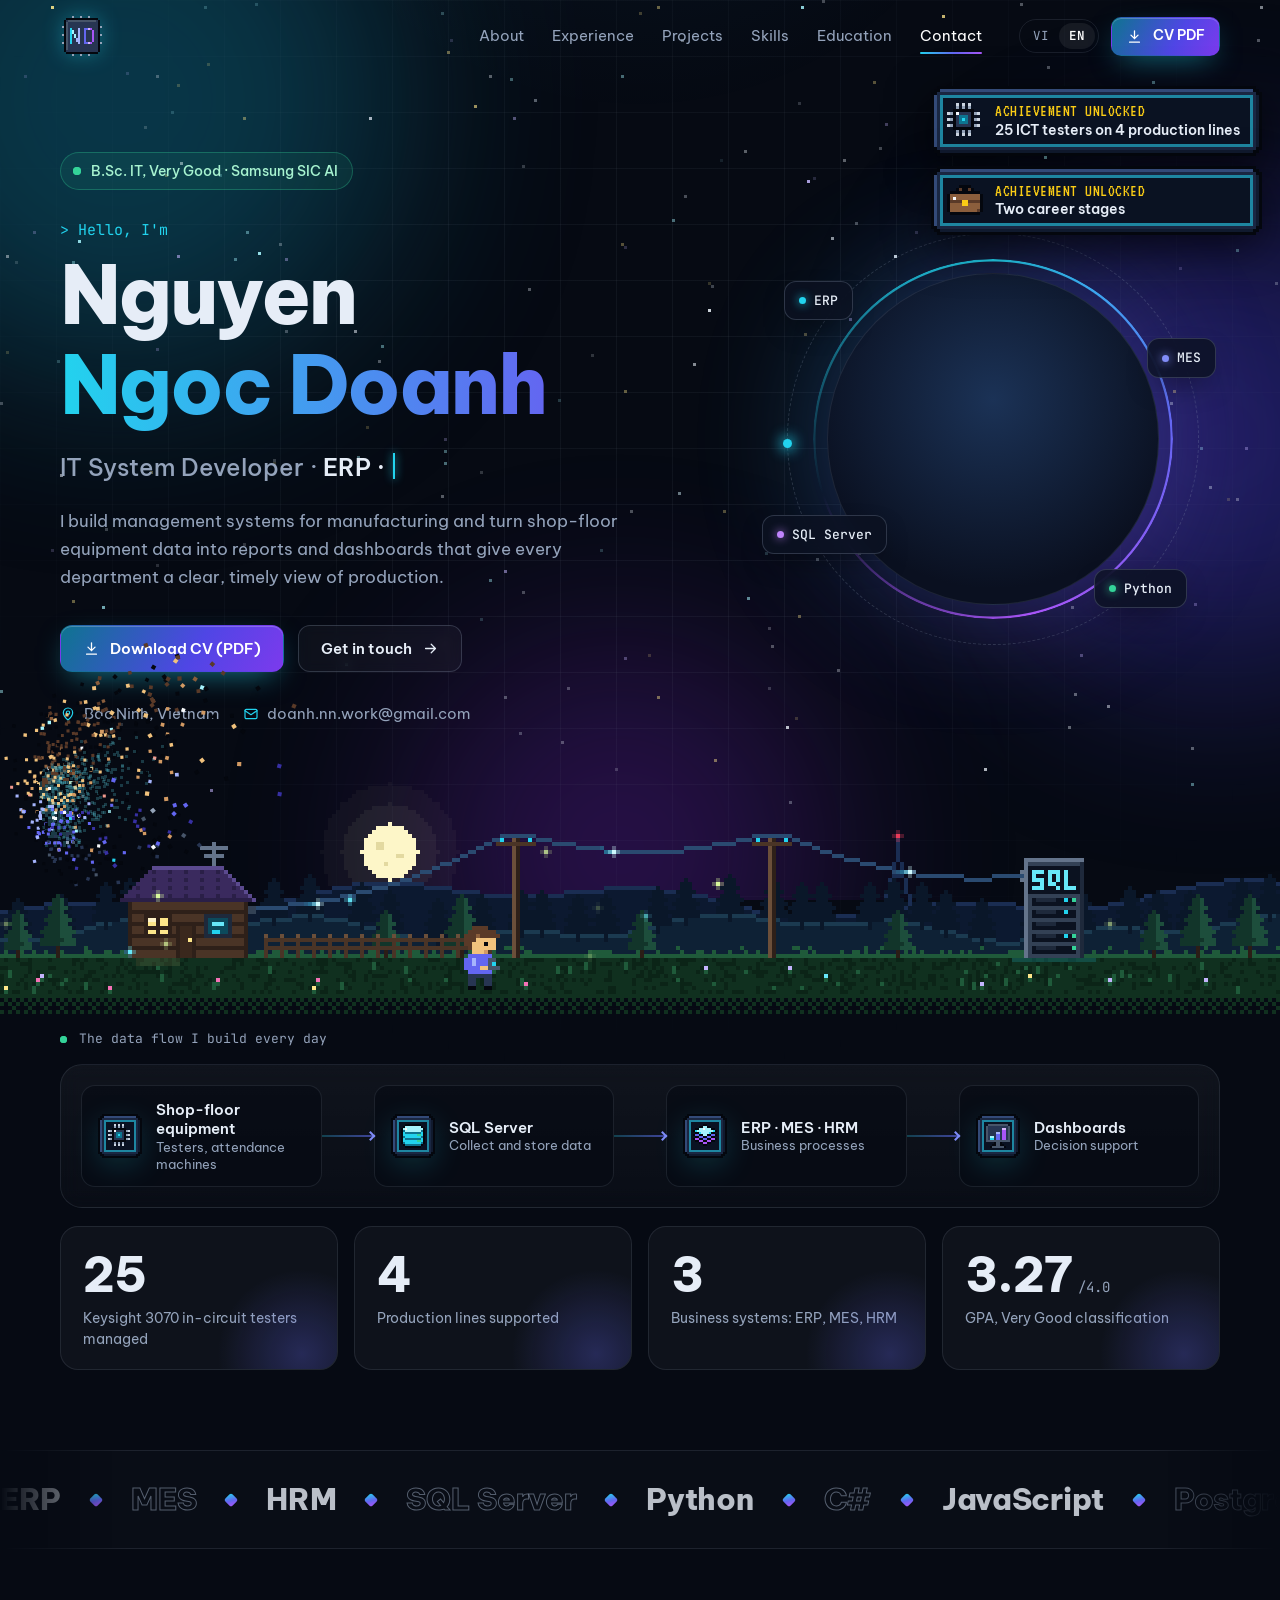
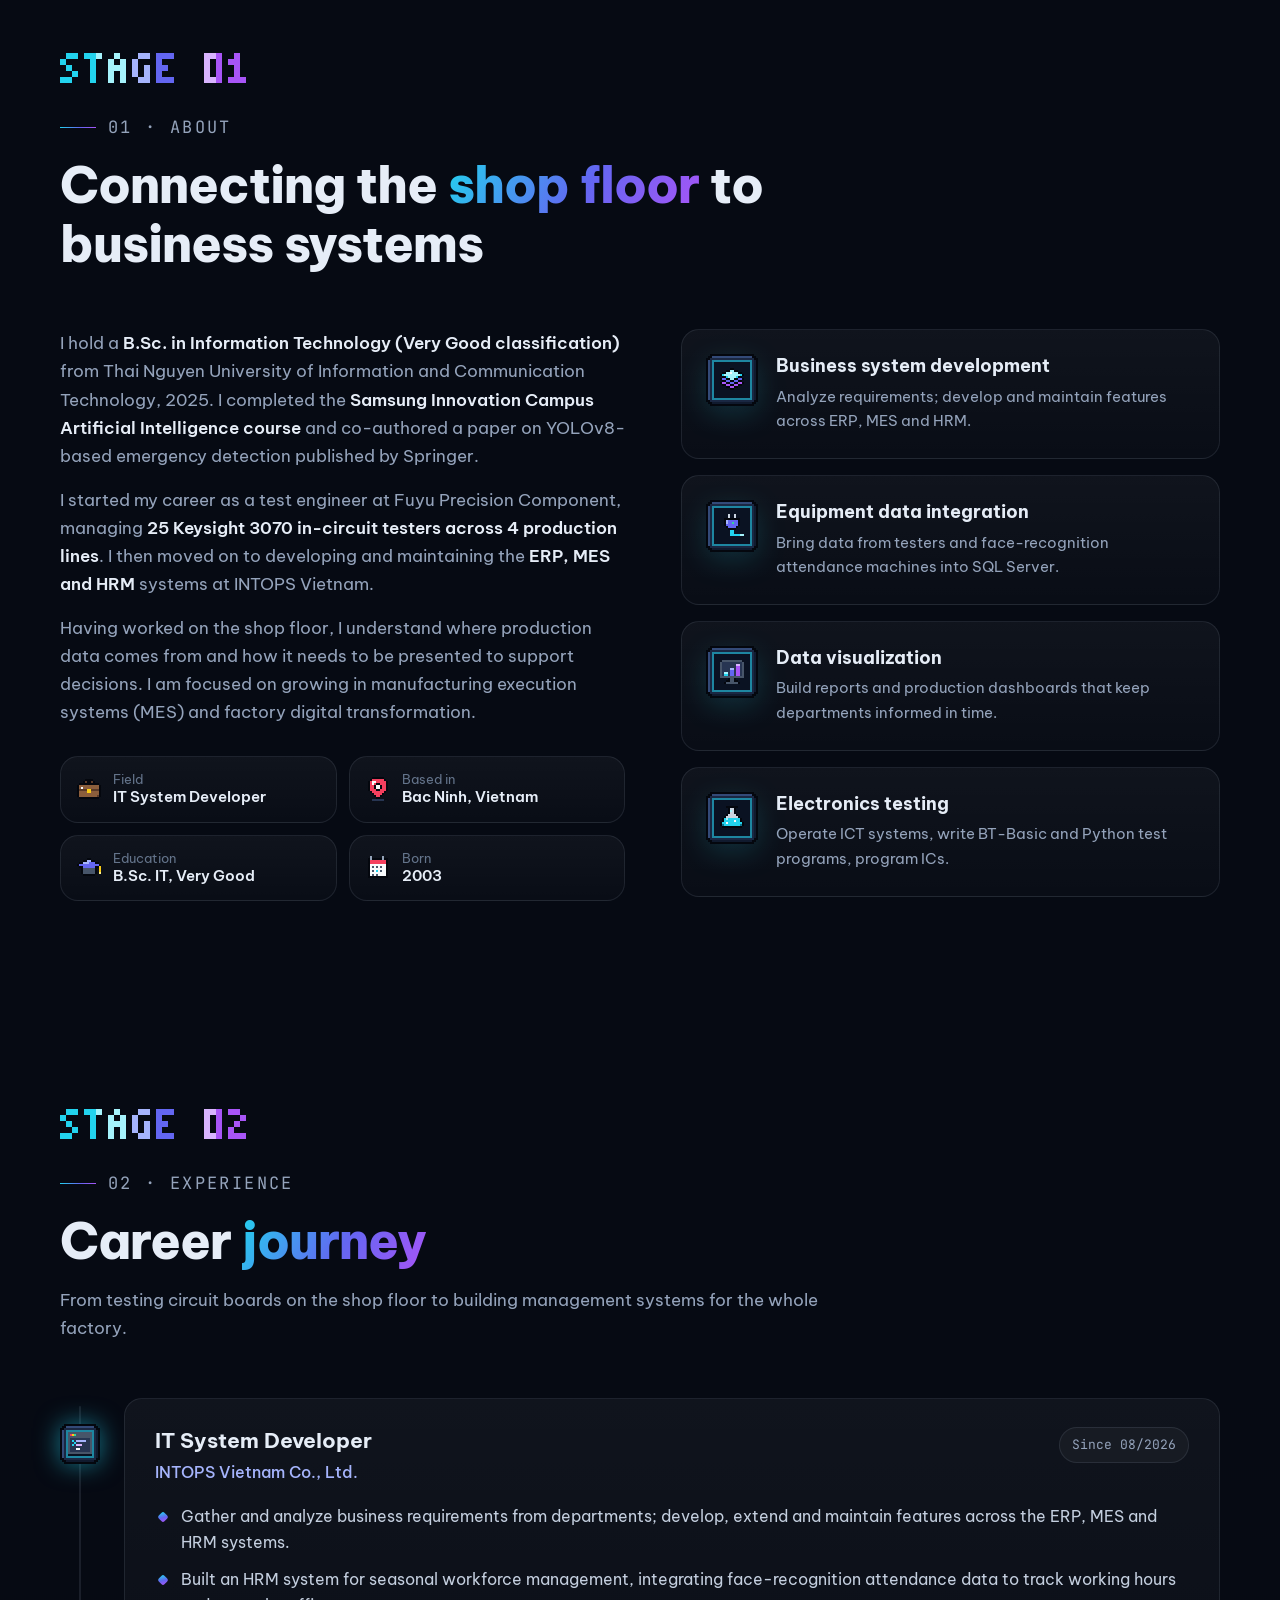
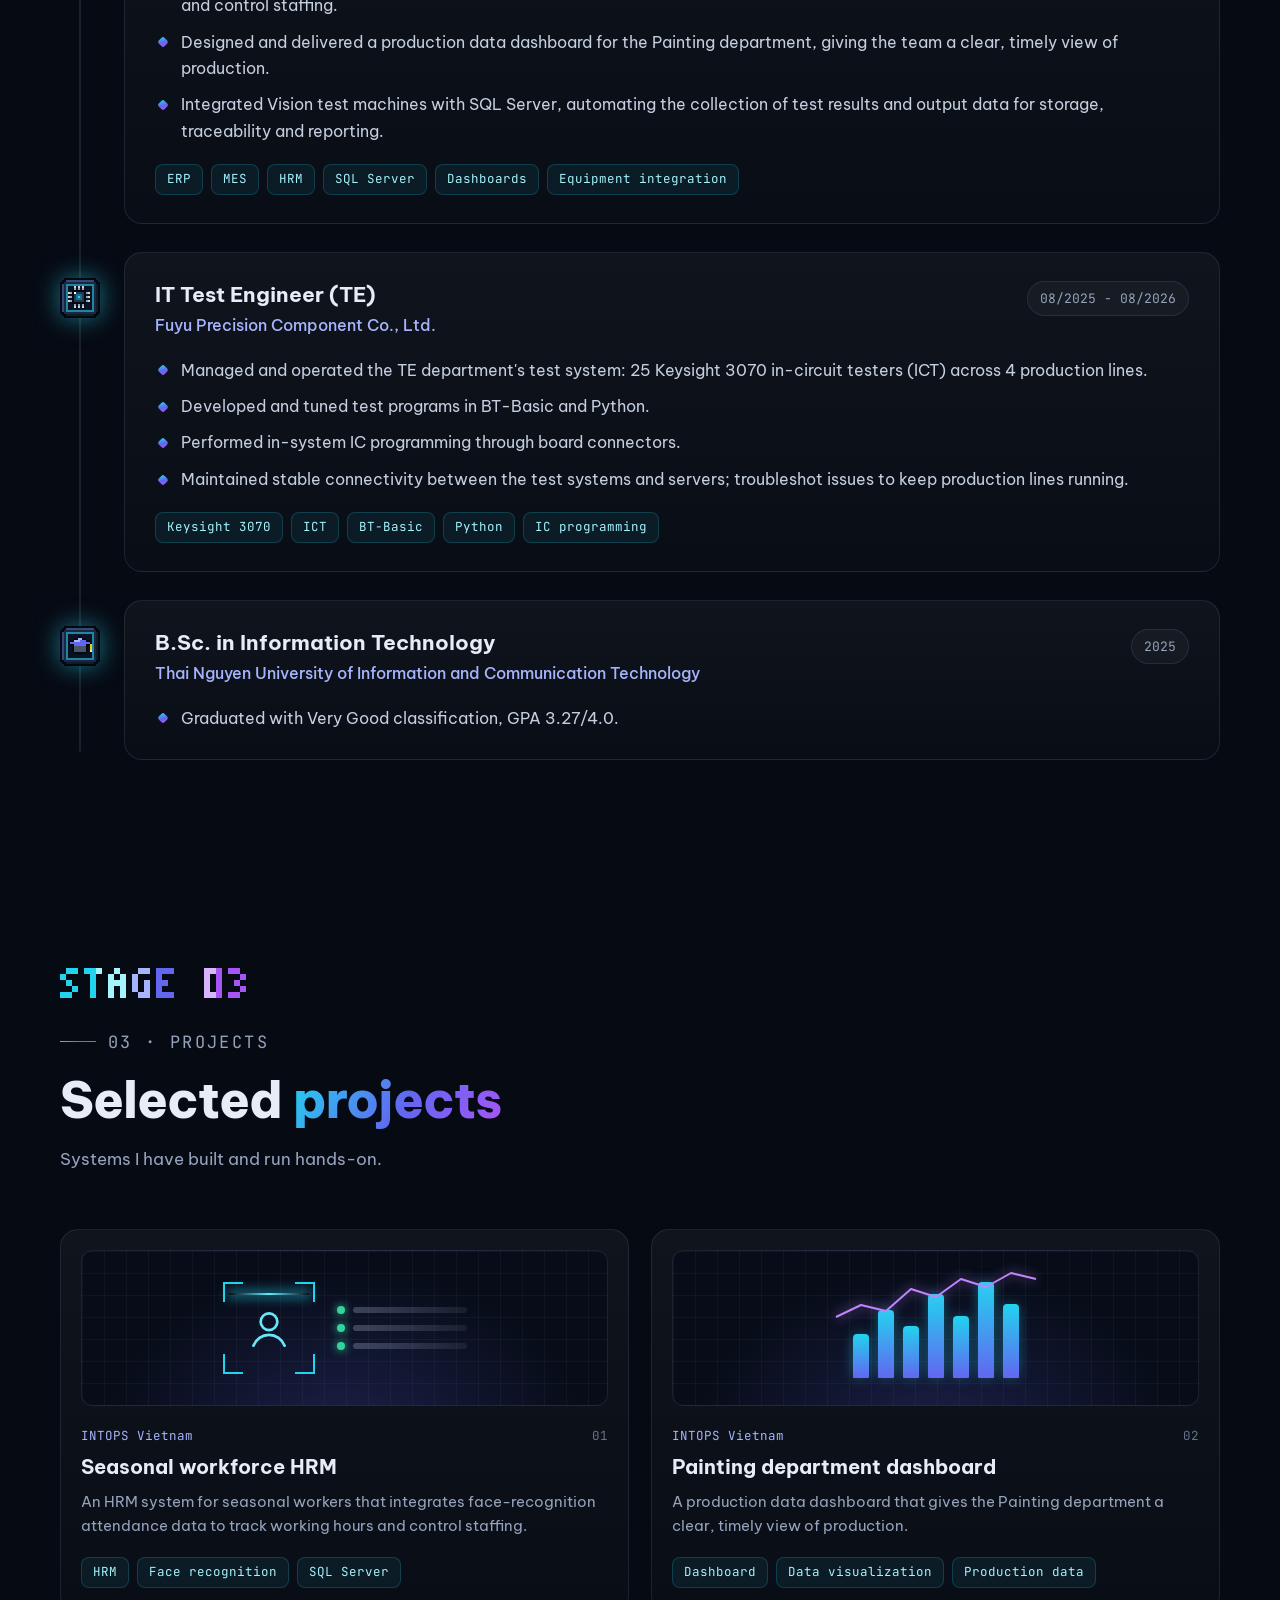
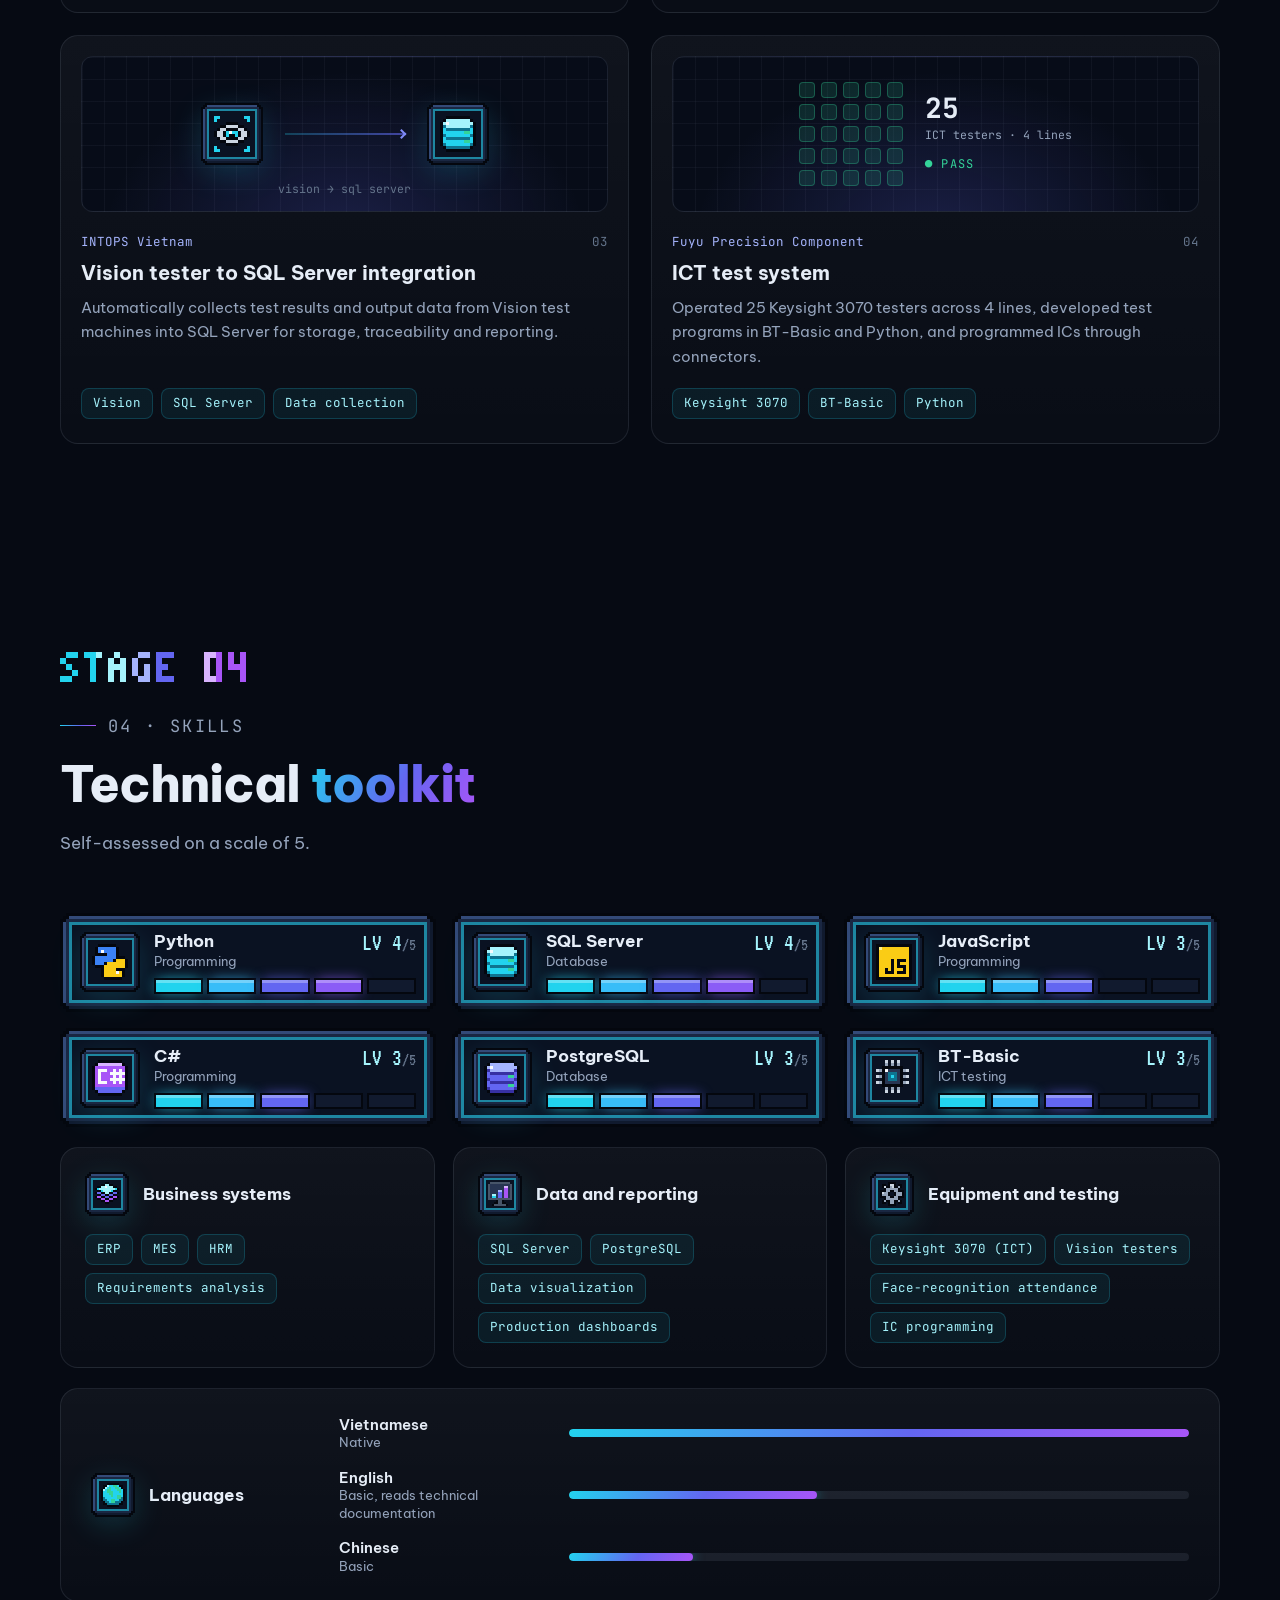
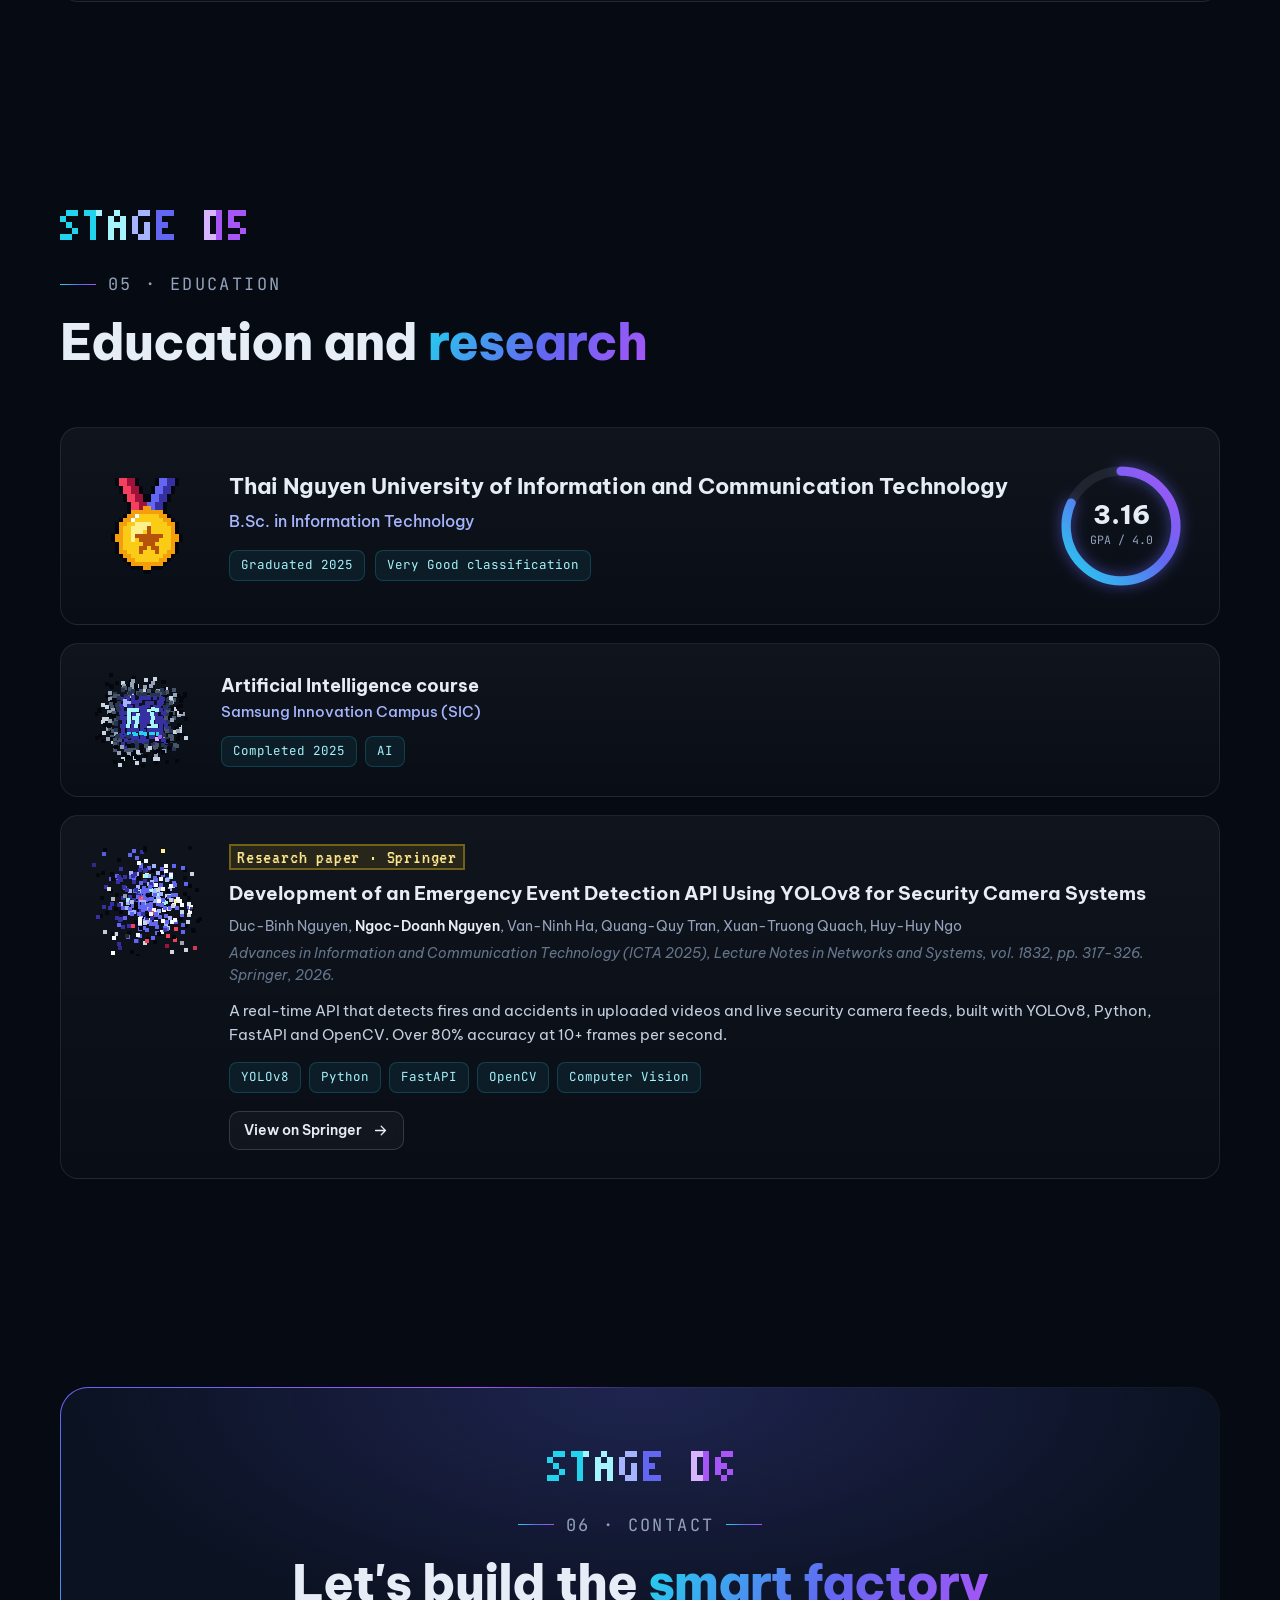
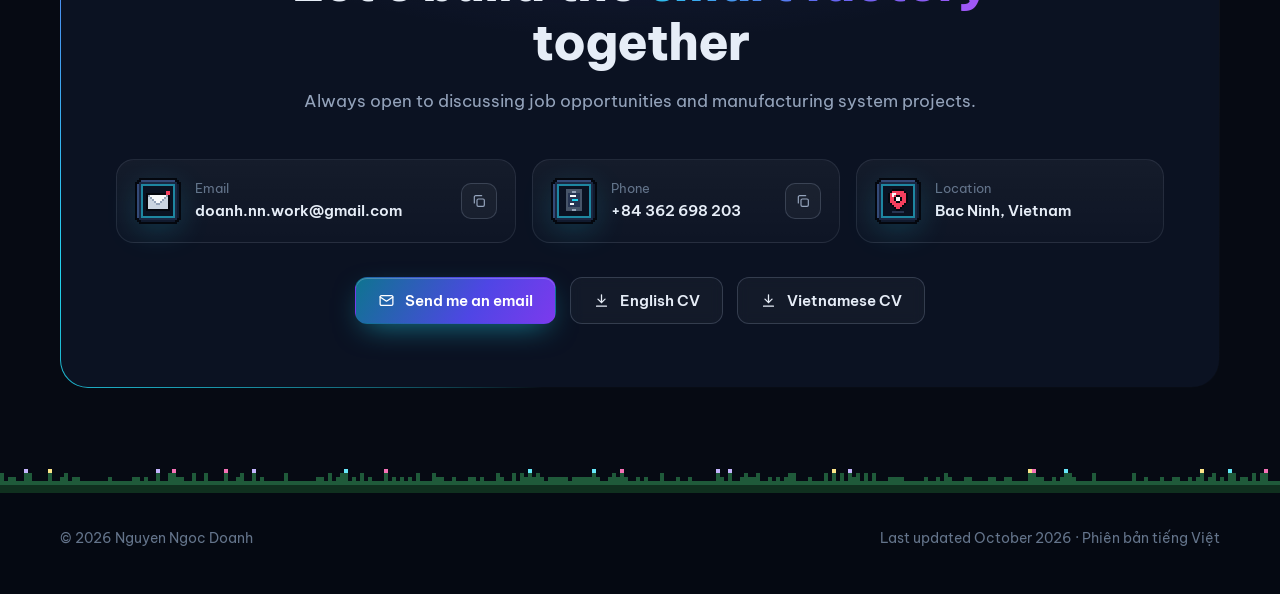
<file: en/index.html>
<!doctype html>
<html lang="en" class="no-js">
<head>
<meta charset="utf-8">
<meta name="viewport" content="width=device-width, initial-scale=1">
<title>Nguyen Ngoc Doanh | IT System Developer (ERP · MES · HRM)</title>
<meta name="description" content="Nguyen Ngoc Doanh - IT System Developer with a B.Sc. in IT and the Samsung Innovation Campus AI course. Builds ERP, MES and HRM systems, integrates shop-floor equipment data and delivers production dashboards.">
<meta name="theme-color" content="#060a13">
<meta property="og:type" content="profile">
<meta property="og:title" content="Nguyen Ngoc Doanh | IT System Developer">
<meta property="og:description" content="ERP · MES · HRM · Factory data integration · Production dashboards">
<link rel="alternate" hreflang="vi" href="../">
<link rel="alternate" hreflang="en" href="./">
<link rel="icon" href="../favicon.svg" type="image/svg+xml">
<script>document.documentElement.classList.replace('no-js', 'js')</script>
<link rel="preconnect" href="https://fonts.googleapis.com">
<link rel="preconnect" href="https://fonts.gstatic.com" crossorigin>
<link href="https://fonts.googleapis.com/css2?family=Be+Vietnam+Pro:wght@400;500;600;700;800&family=JetBrains+Mono:wght@400;500;700&family=VT323&display=swap" rel="stylesheet">
<link rel="stylesheet" href="../style.css">
<link rel="stylesheet" href="../pixel.css">
<script src="../script.js" defer></script>
<script src="../sprites.js" defer></script>
<script src="../pixel.js" defer></script>
<script src="../guide.js" defer></script>
<script src="../extras.js" defer></script>
</head>
<body>
<a class="skip" href="#about">Skip to content</a>

<svg width="0" height="0" style="position:absolute" aria-hidden="true">
  <defs>
    <linearGradient id="g-ring" x1="0" y1="0" x2="1" y2="1">
      <stop offset="0" stop-color="#22d3ee"/><stop offset=".55" stop-color="#6366f1"/><stop offset="1" stop-color="#a855f7"/>
    </linearGradient>
  </defs>
  <symbol id="i-mail" viewBox="0 0 24 24"><rect x="3" y="5" width="18" height="14" rx="2"/><path d="m3 7 9 6 9-6"/></symbol>
  <symbol id="i-phone" viewBox="0 0 24 24"><path d="M5 4h4l2 5-2.5 1.5a11 11 0 0 0 5 5L15 13l5 2v4a2 2 0 0 1-2 2A16 16 0 0 1 3 6a2 2 0 0 1 2-2"/></symbol>
  <symbol id="i-pin" viewBox="0 0 24 24"><path d="M12 21s-7-6.2-7-11a7 7 0 0 1 14 0c0 4.8-7 11-7 11z"/><circle cx="12" cy="10" r="2.5"/></symbol>
  <symbol id="i-cal" viewBox="0 0 24 24"><rect x="3" y="5" width="18" height="16" rx="2"/><path d="M3 10h18M8 3v4M16 3v4"/></symbol>
  <symbol id="i-down" viewBox="0 0 24 24"><path d="M12 4v11M7 10l5 5 5-5M5 20h14"/></symbol>
  <symbol id="i-up" viewBox="0 0 24 24"><path d="M12 19V5M6 11l6-6 6 6"/></symbol>
  <symbol id="i-arrow" viewBox="0 0 24 24"><path d="M5 12h14M13 6l6 6-6 6"/></symbol>
  <symbol id="i-copy" viewBox="0 0 24 24"><rect x="9" y="9" width="11" height="11" rx="2"/><path d="M5 15V6a2 2 0 0 1 2-2h9"/></symbol>
  <symbol id="i-check" viewBox="0 0 24 24"><path d="m5 12 5 5 9-10"/></symbol>
  <symbol id="i-chip" viewBox="0 0 24 24"><rect x="6" y="6" width="12" height="12" rx="2"/><rect x="9.5" y="9.5" width="5" height="5" rx="1"/><path d="M9 2v4M15 2v4M9 18v4M15 18v4M2 9h4M2 15h4M18 9h4M18 15h4"/></symbol>
  <symbol id="i-db" viewBox="0 0 24 24"><ellipse cx="12" cy="5" rx="8" ry="3"/><path d="M4 5v14c0 1.7 3.6 3 8 3s8-1.3 8-3V5"/><path d="M4 12c0 1.7 3.6 3 8 3s8-1.3 8-3"/></symbol>
  <symbol id="i-layers" viewBox="0 0 24 24"><path d="m12 3 9 5-9 5-9-5 9-5z"/><path d="m3 13 9 5 9-5"/></symbol>
  <symbol id="i-chart" viewBox="0 0 24 24"><path d="M4 20V10M10 20V4M16 20v-7M22 20H2"/></symbol>
  <symbol id="i-code" viewBox="0 0 24 24"><path d="m8 7-5 5 5 5M16 7l5 5-5 5M14 4l-4 16"/></symbol>
  <symbol id="i-face" viewBox="0 0 24 24"><circle cx="12" cy="9" r="4"/><path d="M4.5 20.5a8 8 0 0 1 15 0"/></symbol>
  <symbol id="i-eye" viewBox="0 0 24 24"><path d="M2 12s3.6-7 10-7 10 7 10 7-3.6 7-10 7S2 12 2 12z"/><circle cx="12" cy="12" r="3"/></symbol>
  <symbol id="i-brief" viewBox="0 0 24 24"><rect x="3" y="7" width="18" height="13" rx="2"/><path d="M9 7V5a2 2 0 0 1 2-2h2a2 2 0 0 1 2 2v2M3 13h18"/></symbol>
  <symbol id="i-flask" viewBox="0 0 24 24"><path d="M9 3h6M10 3v6L4.5 18.5A1.7 1.7 0 0 0 6 21h12a1.7 1.7 0 0 0 1.5-2.5L14 9V3"/><path d="M7 15h10"/></symbol>
  <symbol id="i-cap" viewBox="0 0 24 24"><path d="m2 9 10-5 10 5-10 5L2 9z"/><path d="M6 11v5c0 1.5 2.7 3 6 3s6-1.5 6-3v-5M22 9v6"/></symbol>
  <symbol id="i-globe" viewBox="0 0 24 24"><circle cx="12" cy="12" r="9"/><path d="M3 12h18M12 3a14 14 0 0 1 0 18M12 3a14 14 0 0 0 0 18"/></symbol>
  <symbol id="i-plug" viewBox="0 0 24 24"><path d="M9 2v5M15 2v5M6 7h12v4a6 6 0 0 1-12 0V7zM12 17v5"/></symbol>
  <symbol id="i-gear" viewBox="0 0 24 24"><circle cx="12" cy="12" r="3"/><path d="M19.4 15a1.7 1.7 0 0 0 .3 1.8l.1.1a2 2 0 1 1-2.8 2.8l-.1-.1a1.7 1.7 0 0 0-1.8-.3 1.7 1.7 0 0 0-1 1.5V21a2 2 0 1 1-4 0v-.1a1.7 1.7 0 0 0-1.1-1.5 1.7 1.7 0 0 0-1.8.3l-.1.1a2 2 0 1 1-2.8-2.8l.1-.1a1.7 1.7 0 0 0 .3-1.8 1.7 1.7 0 0 0-1.5-1H3a2 2 0 1 1 0-4h.1a1.7 1.7 0 0 0 1.5-1.1 1.7 1.7 0 0 0-.3-1.8l-.1-.1a2 2 0 1 1 2.8-2.8l.1.1a1.7 1.7 0 0 0 1.8.3H9a1.7 1.7 0 0 0 1-1.5V3a2 2 0 1 1 4 0v.1a1.7 1.7 0 0 0 1 1.5 1.7 1.7 0 0 0 1.8-.3l.1-.1a2 2 0 1 1 2.8 2.8l-.1.1a1.7 1.7 0 0 0-.3 1.8V9a1.7 1.7 0 0 0 1.5 1H21a2 2 0 1 1 0 4h-.1a1.7 1.7 0 0 0-1.5 1z"/></symbol>
</svg>

<div class="bg" aria-hidden="true"><i class="blob b1"></i><i class="blob b2"></i><i class="blob b3"></i><i class="spot"></i></div>
<div class="progress" aria-hidden="true"></div>

<header class="nav">
  <div class="container nav-in">
    <a class="logo" href="#top" aria-label="Back to top"><img src="../logo.svg" alt="" width="40" height="40"></a>
    <nav class="menu" id="menu" aria-label="Sections">
      <a href="#about">About</a>
      <a href="#experience">Experience</a>
      <a href="#projects">Projects</a>
      <a href="#skills">Skills</a>
      <a href="#education">Education</a>
      <a href="#contact">Contact</a>
    </nav>
    <div class="nav-right">
      <div class="lang-switch"><a href="../" lang="vi" hreflang="vi">VI</a><strong>EN</strong></div>
      <a class="btn btn-primary btn-sm" href="../assets/cv/CV_Nguyen_Ngoc_Doanh_EN.pdf"><svg class="icon"><use href="#i-down"/></svg>CV PDF</a>
      <button class="burger" type="button" aria-label="Open menu" aria-controls="menu" aria-expanded="false"><span></span><span></span></button>
    </div>
  </div>
</header>

<main id="top">

  <!-- ================= HERO ================= -->
  <section class="hero">
    <canvas class="sky" aria-hidden="true"></canvas>
    <div class="container">
      <div class="hero-in">
        <div class="hero-text">
          <p class="badge reveal"><span class="pulse"></span>B.Sc. IT, Very Good · Samsung SIC AI</p>
          <p class="hello reveal" style="--d:.08s">&gt; Hello, I'm</p>
          <h1 class="name reveal" style="--d:.16s">Nguyen<br><span class="grad">Ngoc Doanh</span></h1>
          <p class="role reveal" style="--d:.24s">IT System Developer &middot; <span class="typed" data-words='["ERP · MES · HRM","Factory data integration","Production dashboards","SQL Server · Python · C#"]'>ERP · MES · HRM</span><span class="caret" aria-hidden="true"></span></p>
          <p class="lead reveal" style="--d:.32s">
            I build management systems for manufacturing and turn shop-floor equipment data into
            reports and dashboards that give every department a clear, timely view of production.
          </p>
          <div class="cta reveal" style="--d:.4s">
            <a class="btn btn-primary magnet" href="../assets/cv/CV_Nguyen_Ngoc_Doanh_EN.pdf"><svg class="icon"><use href="#i-down"/></svg>Download CV (PDF)</a>
            <a class="btn btn-ghost" href="#contact">Get in touch<svg class="icon"><use href="#i-arrow"/></svg></a>
          </div>
          <ul class="quick reveal" style="--d:.48s">
            <li><svg class="icon"><use href="#i-pin"/></svg>Bac Ninh, Vietnam</li>
            <li><svg class="icon"><use href="#i-mail"/></svg><a href="mailto:doanh.nn.work@gmail.com">doanh.nn.work@gmail.com</a></li>
          </ul>
        </div>

        <div class="hero-visual reveal" style="--d:.2s">
          <div class="portrait">
            <span class="orbit" aria-hidden="true"></span>
            <span class="ring" aria-hidden="true"></span>
            <div class="photo"><span class="grad">ND</span></div>
            <span class="chip chip-1">ERP</span>
            <span class="chip chip-2">MES</span>
            <span class="chip chip-3">SQL Server</span>
            <span class="chip chip-4">Python</span>
          </div>
        </div>
      </div>
    </div>

    <!-- Dải phong cảnh pixel; bấm vào nhân vật để trò chuyện (vẽ bằng pixel.js) -->
    <div class="land">
      <canvas aria-hidden="true"></canvas>
      <button class="npc" type="button" aria-label="Talk to Doanh" aria-haspopup="dialog" aria-expanded="false"><canvas width="10" height="26"></canvas></button>
    </div>

    <div class="container">
      <div class="flow-wrap reveal">
        <p class="flow-cap"><span class="pulse"></span>The data flow I build every day</p>
        <div class="flow">
          <div class="node"><span class="node-ic"><svg class="icon"><use href="#i-chip"/></svg></span><span><b>Shop-floor equipment</b><small>Testers, attendance machines</small></span></div>
          <div class="pipe" aria-hidden="true"><i></i><i></i><i></i></div>
          <div class="node"><span class="node-ic"><svg class="icon"><use href="#i-db"/></svg></span><span><b>SQL Server</b><small>Collect and store data</small></span></div>
          <div class="pipe" aria-hidden="true"><i></i><i></i><i></i></div>
          <div class="node"><span class="node-ic"><svg class="icon"><use href="#i-layers"/></svg></span><span><b>ERP · MES · HRM</b><small>Business processes</small></span></div>
          <div class="pipe" aria-hidden="true"><i></i><i></i><i></i></div>
          <div class="node"><span class="node-ic"><svg class="icon"><use href="#i-chart"/></svg></span><span><b>Dashboards</b><small>Decision support</small></span></div>
        </div>
      </div>

      <div class="stats">
        <div class="stat reveal"><div class="stat-num"><b data-count="25">25</b></div><p>Keysight 3070 in-circuit testers managed</p></div>
        <div class="stat reveal" style="--d:.08s"><div class="stat-num"><b data-count="4">4</b></div><p>Production lines supported</p></div>
        <div class="stat reveal" style="--d:.16s"><div class="stat-num"><b data-count="3">3</b></div><p>Business systems: ERP, MES, HRM</p></div>
        <div class="stat reveal" style="--d:.24s"><div class="stat-num"><b data-count="3.27">3.27</b><small>/4.0</small></div><p>GPA, Very Good classification</p></div>
      </div>
    </div>
  </section>

  <div class="marquee" aria-hidden="true">
    <div class="track">
      <span>ERP</span><span>MES</span><span>HRM</span><span>SQL Server</span><span>Python</span><span>C#</span><span>JavaScript</span><span>PostgreSQL</span><span>Dashboards</span><span>Keysight 3070</span><span>BT-Basic</span><span>Vision</span><span>AI</span><span>YOLOv8</span>
      <span>ERP</span><span>MES</span><span>HRM</span><span>SQL Server</span><span>Python</span><span>C#</span><span>JavaScript</span><span>PostgreSQL</span><span>Dashboards</span><span>Keysight 3070</span><span>BT-Basic</span><span>Vision</span><span>AI</span><span>YOLOv8</span>
    </div>
  </div>

  <!-- ================= ABOUT ================= -->
  <section class="section" id="about">
    <div class="container">
      <div class="sec-head reveal">
        <p class="eyebrow">01 · About</p>
        <h2>Connecting the <span class="grad">shop floor</span> to business systems</h2>
      </div>
      <div class="about">
        <div class="about-text reveal">
          <p>
            I hold a <strong>B.Sc. in Information Technology (Very Good classification)</strong> from Thai Nguyen
            University of Information and Communication Technology, 2025. I completed the
            <strong>Samsung Innovation Campus Artificial Intelligence course</strong> and co-authored a paper on
            YOLOv8-based emergency detection published by Springer.
          </p>
          <p>
            I started my career as a test engineer at Fuyu Precision Component, managing
            <strong>25 Keysight 3070 in-circuit testers across 4 production lines</strong>. I then moved on to
            developing and maintaining the <strong>ERP, MES and HRM</strong> systems at INTOPS Vietnam.
          </p>
          <p>
            Having worked on the shop floor, I understand where production data comes from and how it needs
            to be presented to support decisions. I am focused on growing in manufacturing execution systems
            (MES) and factory digital transformation.
          </p>
          <div class="facts">
            <div class="fact card"><svg class="icon"><use href="#i-brief"/></svg><span><small>Field</small><b>IT System Developer</b></span></div>
            <div class="fact card"><svg class="icon"><use href="#i-pin"/></svg><span><small>Based in</small><b>Bac Ninh, Vietnam</b></span></div>
            <div class="fact card"><svg class="icon"><use href="#i-cap"/></svg><span><small>Education</small><b>B.Sc. IT, Very Good</b></span></div>
            <div class="fact card"><svg class="icon"><use href="#i-cal"/></svg><span><small>Born</small><b>2003</b></span></div>
          </div>
        </div>
        <div class="services">
          <article class="service card glow reveal">
            <span class="ic-box"><svg class="icon"><use href="#i-layers"/></svg></span>
            <div><h3>Business system development</h3><p>Analyze requirements; develop and maintain features across ERP, MES and HRM.</p></div>
          </article>
          <article class="service card glow reveal" style="--d:.1s">
            <span class="ic-box"><svg class="icon"><use href="#i-plug"/></svg></span>
            <div><h3>Equipment data integration</h3><p>Bring data from testers and face-recognition attendance machines into SQL Server.</p></div>
          </article>
          <article class="service card glow reveal" style="--d:.2s">
            <span class="ic-box"><svg class="icon"><use href="#i-chart"/></svg></span>
            <div><h3>Data visualization</h3><p>Build reports and production dashboards that keep departments informed in time.</p></div>
          </article>
          <article class="service card glow reveal" style="--d:.3s">
            <span class="ic-box"><svg class="icon"><use href="#i-flask"/></svg></span>
            <div><h3>Electronics testing</h3><p>Operate ICT systems, write BT-Basic and Python test programs, program ICs.</p></div>
          </article>
        </div>
      </div>
    </div>
  </section>

  <!-- ================= EXPERIENCE ================= -->
  <section class="section" id="experience">
    <div class="container">
      <div class="sec-head reveal">
        <p class="eyebrow">02 · Experience</p>
        <h2>Career <span class="grad">journey</span></h2>
        <p>From testing circuit boards on the shop floor to building management systems for the whole factory.</p>
      </div>

      <div class="tl">
        <span class="tl-fill" aria-hidden="true"></span>

        <div class="tl-item">
          <span class="tl-dot"><svg class="icon"><use href="#i-code"/></svg></span>
          <article class="job card glow reveal">
            <div class="job-head">
              <div>
                <h3>IT System Developer</h3>
                <p class="company">INTOPS Vietnam Co., Ltd.</p>
              </div>
              <span class="period">Since 08/2026</span>
            </div>
            <ul class="bullets">
              <li>Gather and analyze business requirements from departments; develop, extend and maintain features across the ERP, MES and HRM systems.</li>
              <li>Built an HRM system for seasonal workforce management, integrating face-recognition attendance data to track working hours and control staffing.</li>
              <li>Designed and delivered a production data dashboard for the Painting department, giving the team a clear, timely view of production.</li>
              <li>Integrated Vision test machines with SQL Server, automating the collection of test results and output data for storage, traceability and reporting.</li>
            </ul>
            <ul class="tags"><li>ERP</li><li>MES</li><li>HRM</li><li>SQL Server</li><li>Dashboards</li><li>Equipment integration</li></ul>
          </article>
        </div>

        <div class="tl-item">
          <span class="tl-dot"><svg class="icon"><use href="#i-chip"/></svg></span>
          <article class="job card glow reveal">
            <div class="job-head">
              <div>
                <h3>IT Test Engineer (TE)</h3>
                <p class="company">Fuyu Precision Component Co., Ltd.</p>
              </div>
              <span class="period">08/2025 - 08/2026</span>
            </div>
            <ul class="bullets">
              <li>Managed and operated the TE department's test system: 25 Keysight 3070 in-circuit testers (ICT) across 4 production lines.</li>
              <li>Developed and tuned test programs in BT-Basic and Python.</li>
              <li>Performed in-system IC programming through board connectors.</li>
              <li>Maintained stable connectivity between the test systems and servers; troubleshot issues to keep production lines running.</li>
            </ul>
            <ul class="tags"><li>Keysight 3070</li><li>ICT</li><li>BT-Basic</li><li>Python</li><li>IC programming</li></ul>
          </article>
        </div>

        <div class="tl-item">
          <span class="tl-dot"><svg class="icon"><use href="#i-cap"/></svg></span>
          <article class="job card glow reveal">
            <div class="job-head">
              <div>
                <h3>B.Sc. in Information Technology</h3>
                <p class="company">Thai Nguyen University of Information and Communication Technology</p>
              </div>
              <span class="period">2025</span>
            </div>
            <ul class="bullets">
              <li>Graduated with Very Good classification, GPA 3.27/4.0.</li>
            </ul>
          </article>
        </div>
      </div>
    </div>
  </section>

  <!-- ================= PROJECTS ================= -->
  <section class="section" id="projects">
    <div class="container">
      <div class="sec-head reveal">
        <p class="eyebrow">03 · Projects</p>
        <h2>Selected <span class="grad">projects</span></h2>
        <p>Systems I have built and run hands-on.</p>
      </div>

      <div class="projects">
        <article class="project card glow reveal">
          <div class="viz" aria-hidden="true">
            <div class="scan-frame"><svg class="icon"><use href="#i-face"/></svg><span class="scan-line"></span></div>
            <div class="scan-rows"><span></span><span></span><span></span></div>
          </div>
          <div class="p-meta"><span class="p-where">INTOPS Vietnam</span><span class="p-num">01</span></div>
          <h3>Seasonal workforce HRM</h3>
          <p class="desc">An HRM system for seasonal workers that integrates face-recognition attendance data to track working hours and control staffing.</p>
          <ul class="tags"><li>HRM</li><li>Face recognition</li><li>SQL Server</li></ul>
        </article>

        <article class="project card glow reveal" style="--d:.1s">
          <div class="viz" aria-hidden="true">
            <svg class="spark" viewBox="0 0 200 64" preserveAspectRatio="none"><polyline points="0,52 25,40 50,46 75,24 100,32 125,14 150,22 175,8 200,14"/></svg>
            <div class="bars">
              <i style="--h:44px;--d:.05s"></i><i style="--h:68px;--d:.12s"></i><i style="--h:52px;--d:.19s"></i>
              <i style="--h:84px;--d:.26s"></i><i style="--h:62px;--d:.33s"></i><i style="--h:96px;--d:.4s"></i>
              <i style="--h:74px;--d:.47s"></i>
            </div>
          </div>
          <div class="p-meta"><span class="p-where">INTOPS Vietnam</span><span class="p-num">02</span></div>
          <h3>Painting department dashboard</h3>
          <p class="desc">A production data dashboard that gives the Painting department a clear, timely view of production.</p>
          <ul class="tags"><li>Dashboard</li><li>Data visualization</li><li>Production data</li></ul>
        </article>

        <article class="project card glow reveal">
          <div class="viz" aria-hidden="true">
            <span class="v-node"><svg class="icon"><use href="#i-eye"/></svg></span>
            <span class="pipe"><i></i><i></i><i></i></span>
            <span class="v-node"><svg class="icon"><use href="#i-db"/></svg></span>
            <span class="v-label">vision → sql server</span>
          </div>
          <div class="p-meta"><span class="p-where">INTOPS Vietnam</span><span class="p-num">03</span></div>
          <h3>Vision tester to SQL Server integration</h3>
          <p class="desc">Automatically collects test results and output data from Vision test machines into SQL Server for storage, traceability and reporting.</p>
          <ul class="tags"><li>Vision</li><li>SQL Server</li><li>Data collection</li></ul>
        </article>

        <article class="project card glow reveal" style="--d:.1s">
          <div class="viz" aria-hidden="true">
            <div class="cells">
              <i style="--i:0"></i><i style="--i:1"></i><i style="--i:2"></i><i style="--i:3"></i><i style="--i:4"></i>
              <i style="--i:5"></i><i style="--i:6"></i><i style="--i:7"></i><i style="--i:8"></i><i style="--i:9"></i>
              <i style="--i:10"></i><i style="--i:11"></i><i style="--i:12"></i><i style="--i:13"></i><i style="--i:14"></i>
              <i style="--i:15"></i><i style="--i:16"></i><i style="--i:17"></i><i style="--i:18"></i><i style="--i:19"></i>
              <i style="--i:20"></i><i style="--i:21"></i><i style="--i:22"></i><i style="--i:23"></i><i style="--i:24"></i>
            </div>
            <div class="ict-lbl"><b>25</b><span>ICT testers · 4 lines</span><em>● PASS</em></div>
          </div>
          <div class="p-meta"><span class="p-where">Fuyu Precision Component</span><span class="p-num">04</span></div>
          <h3>ICT test system</h3>
          <p class="desc">Operated 25 Keysight 3070 testers across 4 lines, developed test programs in BT-Basic and Python, and programmed ICs through connectors.</p>
          <ul class="tags"><li>Keysight 3070</li><li>BT-Basic</li><li>Python</li></ul>
        </article>
      </div>
    </div>
  </section>

  <!-- ================= SKILLS ================= -->
  <section class="section" id="skills">
    <div class="container">
      <div class="sec-head reveal">
        <p class="eyebrow">04 · Skills</p>
        <h2>Technical <span class="grad">toolkit</span></h2>
        <p>Self-assessed on a scale of 5.</p>
      </div>

      <div class="lvls">
        <div class="lvl reveal"><span class="lvl-ic" data-px="py"><svg class="icon"><use href="#i-code"/></svg></span><div class="lvl-name"><h3>Python</h3><p>Programming</p></div><span class="lvl-num" aria-label="Level 4/5">LV 4<small>/5</small></span><span class="lvl-bar" aria-hidden="true"><i class="on"></i><i class="on"></i><i class="on"></i><i class="on"></i><i></i></span></div>
        <div class="lvl reveal" style="--d:.06s"><span class="lvl-ic" data-px="db"><svg class="icon"><use href="#i-db"/></svg></span><div class="lvl-name"><h3>SQL Server</h3><p>Database</p></div><span class="lvl-num" aria-label="Level 4/5">LV 4<small>/5</small></span><span class="lvl-bar" aria-hidden="true"><i class="on"></i><i class="on"></i><i class="on"></i><i class="on"></i><i></i></span></div>
        <div class="lvl reveal" style="--d:.12s"><span class="lvl-ic" data-px="js"><svg class="icon"><use href="#i-code"/></svg></span><div class="lvl-name"><h3>JavaScript</h3><p>Programming</p></div><span class="lvl-num" aria-label="Level 3/5">LV 3<small>/5</small></span><span class="lvl-bar" aria-hidden="true"><i class="on"></i><i class="on"></i><i class="on"></i><i></i><i></i></span></div>
        <div class="lvl reveal" style="--d:.18s"><span class="lvl-ic" data-px="cs"><svg class="icon"><use href="#i-code"/></svg></span><div class="lvl-name"><h3>C#</h3><p>Programming</p></div><span class="lvl-num" aria-label="Level 3/5">LV 3<small>/5</small></span><span class="lvl-bar" aria-hidden="true"><i class="on"></i><i class="on"></i><i class="on"></i><i></i><i></i></span></div>
        <div class="lvl reveal" style="--d:.24s"><span class="lvl-ic" data-px="pg"><svg class="icon"><use href="#i-db"/></svg></span><div class="lvl-name"><h3>PostgreSQL</h3><p>Database</p></div><span class="lvl-num" aria-label="Level 3/5">LV 3<small>/5</small></span><span class="lvl-bar" aria-hidden="true"><i class="on"></i><i class="on"></i><i class="on"></i><i></i><i></i></span></div>
        <div class="lvl reveal" style="--d:.3s"><span class="lvl-ic" data-px="chip"><svg class="icon"><use href="#i-chip"/></svg></span><div class="lvl-name"><h3>BT-Basic</h3><p>ICT testing</p></div><span class="lvl-num" aria-label="Level 3/5">LV 3<small>/5</small></span><span class="lvl-bar" aria-hidden="true"><i class="on"></i><i class="on"></i><i class="on"></i><i></i><i></i></span></div>
      </div>

      <div class="groups">
        <div class="group card glow reveal">
          <div class="group-h"><span class="ic-box"><svg class="icon"><use href="#i-layers"/></svg></span><h3>Business systems</h3></div>
          <ul class="tags"><li>ERP</li><li>MES</li><li>HRM</li><li>Requirements analysis</li></ul>
        </div>
        <div class="group card glow reveal" style="--d:.1s">
          <div class="group-h"><span class="ic-box"><svg class="icon"><use href="#i-chart"/></svg></span><h3>Data and reporting</h3></div>
          <ul class="tags"><li>SQL Server</li><li>PostgreSQL</li><li>Data visualization</li><li>Production dashboards</li></ul>
        </div>
        <div class="group card glow reveal" style="--d:.2s">
          <div class="group-h"><span class="ic-box"><svg class="icon"><use href="#i-gear"/></svg></span><h3>Equipment and testing</h3></div>
          <ul class="tags"><li>Keysight 3070 (ICT)</li><li>Vision testers</li><li>Face-recognition attendance</li><li>IC programming</li></ul>
        </div>
      </div>

      <div class="langbox card reveal">
        <div class="langbox-h"><span class="ic-box"><svg class="icon"><use href="#i-globe"/></svg></span><h3>Languages</h3></div>
        <div class="lang-rows">
          <div class="lang-row"><span><b>Vietnamese</b><small>Native</small></span><span class="lbar"><i style="--w:100%"></i></span></div>
          <div class="lang-row"><span><b>English</b><small>Basic, reads technical documentation</small></span><span class="lbar"><i style="--w:40%"></i></span></div>
          <div class="lang-row"><span><b>Chinese</b><small>Basic</small></span><span class="lbar"><i style="--w:20%"></i></span></div>
        </div>
      </div>
    </div>
  </section>

  <!-- ================= EDUCATION ================= -->
  <section class="section" id="education">
    <div class="container">
      <div class="sec-head reveal">
        <p class="eyebrow">05 · Education</p>
        <h2>Education and <span class="grad">research</span></h2>
      </div>
      <article class="edu card glow reveal">
        <canvas class="badge-art" data-art="grad" aria-hidden="true"></canvas>
        <span class="ic-box"><svg class="icon"><use href="#i-cap"/></svg></span>
        <div>
          <h3>Thai Nguyen University of Information and Communication Technology</h3>
          <p class="company">B.Sc. in Information Technology</p>
          <ul class="tags edu-badges"><li>Graduated 2025</li><li>Very Good classification</li></ul>
        </div>
        <div class="dial" style="--p:81.75"><svg viewBox="0 0 112 112"><circle class="trk" cx="56" cy="56" r="48"/><circle class="bar" cx="56" cy="56" r="48"/></svg><div class="dial-val"><b data-count="3.27">3.27</b><small>GPA / 4.0</small></div></div>
      </article>

      <article class="award card glow reveal">
        <canvas class="badge-art" data-art="ai" data-delay="250" aria-hidden="true"></canvas>
        <div><h3>Artificial Intelligence course</h3><p class="company">Samsung Innovation Campus (SIC)</p><ul class="tags"><li>Completed 2025</li><li>AI</li></ul></div>
      </article>

      <article class="paper card glow reveal">
        <canvas class="badge-art" data-art="book" data-delay="150" aria-hidden="true"></canvas>
        <div>
          <p class="paper-kicker">Research paper · Springer</p>
          <h3><a href="https://doi.org/10.1007/978-3-032-18159-6_34" target="_blank" rel="noopener">Development of an Emergency Event Detection API Using YOLOv8 for Security Camera Systems</a></h3>
          <p class="paper-authors">Duc-Binh Nguyen, <b>Ngoc-Doanh Nguyen</b>, Van-Ninh Ha, Quang-Quy Tran, Xuan-Truong Quach, Huy-Huy Ngo</p>
          <p class="paper-book"><i>Advances in Information and Communication Technology (ICTA 2025), Lecture Notes in Networks and Systems, vol. 1832, pp. 317-326. Springer, 2026.</i></p>
          <p class="paper-desc">A real-time API that detects fires and accidents in uploaded videos and live security camera feeds, built with YOLOv8, Python, FastAPI and OpenCV. Over 80% accuracy at 10+ frames per second.</p>
          <ul class="tags"><li>YOLOv8</li><li>Python</li><li>FastAPI</li><li>OpenCV</li><li>Computer Vision</li></ul>
          <a class="btn btn-ghost btn-sm paper-link" href="https://doi.org/10.1007/978-3-032-18159-6_34" target="_blank" rel="noopener">View on Springer<svg class="icon"><use href="#i-arrow"/></svg></a>
        </div>
      </article>
    </div>
  </section>

  <!-- ================= CONTACT ================= -->
  <section class="section" id="contact">
    <div class="container">
      <div class="contact-box reveal">
        <div class="sec-head">
          <p class="eyebrow">06 · Contact</p>
          <h2>Let's build the <span class="grad">smart factory</span> together</h2>
          <p>Always open to discussing job opportunities and manufacturing system projects.</p>
        </div>
        <div class="contact-cards">
          <div class="c-card card glow">
            <span class="ic-box"><svg class="icon"><use href="#i-mail"/></svg></span>
            <div class="c-body"><small>Email</small><a href="mailto:doanh.nn.work@gmail.com">doanh.nn.work@gmail.com</a></div>
            <button class="copy" type="button" data-copy="doanh.nn.work@gmail.com" data-done="Email copied" aria-label="Copy email"><svg class="icon"><use href="#i-copy"/></svg></button>
          </div>
          <div class="c-card card glow">
            <span class="ic-box"><svg class="icon"><use href="#i-phone"/></svg></span>
            <div class="c-body"><small>Phone</small><a href="tel:+84362698203">+84 362 698 203</a></div>
            <button class="copy" type="button" data-copy="+84362698203" data-done="Phone number copied" aria-label="Copy phone number"><svg class="icon"><use href="#i-copy"/></svg></button>
          </div>
          <div class="c-card card glow">
            <span class="ic-box"><svg class="icon"><use href="#i-pin"/></svg></span>
            <div class="c-body"><small>Location</small><span>Bac Ninh, Vietnam</span></div>
          </div>
        </div>
        <div class="contact-cta">
          <a class="btn btn-primary magnet" href="mailto:doanh.nn.work@gmail.com"><svg class="icon"><use href="#i-mail"/></svg>Send me an email</a>
          <a class="btn btn-ghost" href="../assets/cv/CV_Nguyen_Ngoc_Doanh_EN.pdf"><svg class="icon"><use href="#i-down"/></svg>English CV</a>
          <a class="btn btn-ghost" href="../assets/cv/CV_Nguyen_Ngoc_Doanh_VI.pdf"><svg class="icon"><use href="#i-down"/></svg>Vietnamese CV</a>
        </div>
      </div>
    </div>
  </section>
</main>

<footer class="footer">
  <canvas class="meadow" aria-hidden="true"></canvas>
  <div class="container">
    <span>© 2026 Nguyen Ngoc Doanh</span>
    <span>Last updated October 2026 · <a href="../" lang="vi">Phiên bản tiếng Việt</a></span>
  </div>
</footer>

<div class="dlg" role="dialog" aria-label="Chat with Doanh" hidden>
  <div class="dlg-box" tabindex="-1">
    <div class="dlg-body">
      <p class="dlg-text" aria-hidden="true"></p>
      <p class="sr-only dlg-live" aria-live="polite"></p>
      <div class="dlg-actions" hidden>
        <a class="btn btn-primary btn-sm" href="../assets/cv/CV_Nguyen_Ngoc_Doanh_EN.pdf"><svg class="icon"><use href="#i-down"/></svg>Download CV</a>
        <a class="btn btn-ghost btn-sm" href="mailto:doanh.nn.work@gmail.com"><svg class="icon"><use href="#i-mail"/></svg>Send email</a>
      </div>
      <span class="dlg-hint" title="Click to continue" aria-hidden="true"></span>
    </div>
    <div class="dlg-face" aria-hidden="true">
      <span class="dlg-portrait"><canvas width="16" height="16"></canvas></span>
      <b class="dlg-name">Doanh</b>
    </div>
    <button class="dlg-x" type="button" aria-label="Close dialog">&times;</button>
  </div>
  <ul class="dlg-lines" hidden>
    <li>Hi there! I'm Doanh, an IT System Developer with a B.Sc. in IT (Very Good).</li>
    <li>Every day I move data from shop-floor machines into SQL Server, then on to ERP, MES, HRM and dashboards.</li>
    <li>I was a Test Engineer at Fuyu, looking after 25 Keysight 3070 ICT testers on 4 production lines.</li>
    <li>I finished the Samsung Innovation Campus AI course, and co-authored a YOLOv8 paper published by Springer!</li>
    <li>Want the details? Grab my CV or drop me an email!</li>
  </ul>
</div>

<!-- Doanh dẫn đường: hiện ở góc trái dưới khi ảnh chân dung khuất (guide.js) -->
<aside class="guide" aria-label="Doanh the guide" hidden>
  <div class="g-bubble">
    <p class="g-text" aria-hidden="true"></p>
    <p class="sr-only g-live" aria-live="polite"></p>
    <div class="g-actions" hidden>
      <a class="btn btn-primary btn-sm" href="../assets/cv/CV_Nguyen_Ngoc_Doanh_EN.pdf"><svg class="icon"><use href="#i-down"/></svg>Download CV</a>
      <a class="btn btn-ghost btn-sm" href="mailto:doanh.nn.work@gmail.com"><svg class="icon"><use href="#i-mail"/></svg>Send email</a>
    </div>
    <div class="g-xp"><span class="g-cells" aria-hidden="true"></span><span class="g-step-wrap">Part <span class="g-step">0/6</span></span></div>
    <button class="g-x" type="button" aria-label="Hide notes">&times;</button>
  </div>
  <button class="g-me" type="button" aria-label="Doanh the guide. Click to show or hide notes"><canvas width="28" height="48"></canvas></button>
  <ul class="g-lines" hidden>
    <li data-for="top">I'll walk you to the end of the page! Click me to hide my notes.</li>
    <li data-for="about">I'm based in Bac Ninh. I love connecting shop-floor machine data to business systems.</li>
    <li data-for="experience">First I looked after 25 ICT testers at Fuyu, then moved on to ERP, MES and HRM at INTOPS.</li>
    <li data-for="projects">I built these projects hands-on. Hover a card, it tilts!</li>
    <li data-for="skills">Python and SQL Server are my go-to tools, level 4!</li>
    <li data-for="education">B.Sc. with Very Good, the Samsung AI course, and a YOLOv8 paper published by Springer!</li>
    <li data-for="contact">Thanks for reading to the end! Drop me an email or grab my CV.</li>
    <li data-for="konami">Whoa, you found the secret code! Enjoy the pixel rain!</li>
  </ul>
</aside>
<div class="achv" role="status" aria-live="polite"></div>

<button class="to-top" type="button" aria-label="Back to top">
  <svg class="pr" viewBox="0 0 52 52" aria-hidden="true"><circle cx="26" cy="26" r="24"/></svg>
  <svg class="icon"><use href="#i-up"/></svg>
</button>
<div class="toast" role="status" aria-live="polite"><svg class="icon"><use href="#i-check"/></svg><span></span></div>

</body>
</html>
</file>
<file: style.css>
/* =========================================================
   CV website - Nguyễn Ngọc Doanh
   Nền tối, hiệu ứng do script.js điều khiển. Tắt JS vẫn đọc được đủ nội dung.
   ========================================================= */
:root {
  --bg: #060a13;
  --bg-2: #0b1222;
  --text: #e6edf7;
  --muted: #94a3bb;
  --dim: #64748b;
  --border: rgba(148, 163, 184, .14);
  --border-2: rgba(148, 163, 184, .26);
  --surface: rgba(255, 255, 255, .035);
  --surface-2: rgba(255, 255, 255, .07);
  --c1: #22d3ee;
  --c2: #6366f1;
  --c3: #a855f7;
  --ok: #34d399;
  --grad: linear-gradient(120deg, #22d3ee 0%, #6366f1 55%, #a855f7 100%);
  --radius: 18px;
  --font: "Be Vietnam Pro", "Segoe UI", Roboto, Arial, sans-serif;
  --mono: "JetBrains Mono", ui-monospace, Consolas, monospace;
  --ease: cubic-bezier(.2, .7, .2, 1);
  --nav-h: 72px;
}

*, *::before, *::after { box-sizing: border-box; }
html { scroll-behavior: smooth; scroll-padding-top: calc(var(--nav-h) + 12px); -webkit-text-size-adjust: 100%; }
body {
  margin: 0;
  background: var(--bg);
  color: var(--text);
  font-family: var(--font);
  font-size: 16px;
  line-height: 1.65;
  overflow-x: hidden;
  -webkit-font-smoothing: antialiased;
}
::selection { background: rgba(34, 211, 238, .3); color: #fff; }
a { color: inherit; text-decoration: none; }
h1, h2, h3, p, ul, figure { margin: 0; }
ul { padding: 0; list-style: none; }
img { display: block; max-width: 100%; }
button { font: inherit; color: inherit; }
:focus-visible { outline: 2px solid var(--c1); outline-offset: 3px; border-radius: 6px; }

.icon {
  width: 18px; height: 18px; flex: none;
  fill: none; stroke: currentColor; stroke-width: 1.8;
  stroke-linecap: round; stroke-linejoin: round;
}
.container { width: min(1160px, 100% - 48px); margin-inline: auto; }
.grad { background: var(--grad); -webkit-background-clip: text; background-clip: text; color: transparent; }
.mono { font-family: var(--mono); }
.skip { position: absolute; left: -9999px; }
.skip:focus { left: 16px; top: 16px; z-index: 100; padding: 10px 16px; border-radius: 10px; background: #fff; color: #000; }

/* ---------- Nền chung: các mảng màu trôi + vệt sáng theo chuột ---------- */
.bg { position: fixed; inset: 0; z-index: -1; overflow: hidden; pointer-events: none; }
.blob { position: absolute; border-radius: 50%; filter: blur(100px); opacity: .42; animation: drift 24s ease-in-out infinite alternate; }
.b1 { width: 560px; height: 560px; background: #0e7490; top: -180px; left: -160px; }
.b2 { width: 480px; height: 480px; background: #4338ca; top: 22%; right: -180px; animation-duration: 28s; animation-delay: -8s; }
.b3 { width: 420px; height: 420px; background: #7e22ce; bottom: -160px; left: 32%; opacity: .28; animation-delay: -14s; }
@keyframes drift {
  0% { transform: translate(0, 0) scale(1); }
  50% { transform: translate(90px, 60px) scale(1.12); }
  100% { transform: translate(-50px, 130px) scale(.95); }
}
.spot {
  position: absolute; inset: 0;
  background: radial-gradient(640px circle at var(--mx, 50%) var(--my, -30%), rgba(56, 189, 248, .075), transparent 60%);
}

/* ---------- Thanh tiến độ cuộn ---------- */
.progress {
  position: fixed; top: 0; left: 0; right: 0; z-index: 60;
  height: 2px; background: var(--grad);
  transform-origin: 0 50%; transform: scaleX(var(--sp, 0));
  box-shadow: 0 0 10px rgba(34, 211, 238, .7);
}

/* ---------- Menu ---------- */
.nav {
  position: fixed; top: 0; left: 0; right: 0; z-index: 50;
  border-bottom: 1px solid transparent;
  transition: background .3s, border-color .3s;
}
.nav.scrolled {
  background: rgba(6, 10, 19, .72);
  -webkit-backdrop-filter: blur(14px) saturate(140%);
  backdrop-filter: blur(14px) saturate(140%);
  border-bottom-color: var(--border);
}
.nav-in { display: flex; align-items: center; gap: 24px; height: var(--nav-h); }
/* Logo: con chip pixel ND (logo.svg; pixel.js thay bằng canvas để các khối nhảy khi rê chuột) */
.logo {
  position: relative; display: grid; place-items: center; flex: none;
  width: 44px; height: 44px;
  filter: drop-shadow(0 0 10px rgba(34, 211, 238, .35));
  transition: transform .3s steps(3), filter .3s;
}
.logo img, .logo canvas { display: block; width: 40px; height: 40px; image-rendering: pixelated; }
.logo:hover { transform: translateY(-2px); filter: drop-shadow(0 0 16px rgba(168, 85, 247, .6)); }
.menu { display: flex; gap: 2px; margin-left: auto; }
.menu a {
  position: relative; padding: 8px 13px; border-radius: 10px;
  font-size: 14.5px; color: var(--muted);
  transition: color .2s, background .2s;
}
.menu a:hover { color: var(--text); background: var(--surface); }
.menu a.active { color: #fff; }
.menu a.active::after {
  content: ""; position: absolute; left: 13px; right: 13px; bottom: 2px;
  height: 2px; border-radius: 2px; background: var(--grad);
}
.nav-right { display: flex; align-items: center; gap: 12px; }
.lang-switch {
  display: flex; padding: 3px; border-radius: 999px;
  border: 1px solid var(--border); font-family: var(--mono); font-size: 12.5px;
}
.lang-switch a, .lang-switch strong { padding: 4px 10px; border-radius: 999px; line-height: 1.4; }
.lang-switch strong { background: var(--surface-2); color: #fff; font-weight: 600; }
.lang-switch a { color: var(--muted); }
.lang-switch a:hover { color: #fff; }
.burger {
  display: none; flex-direction: column; justify-content: center; align-items: center; gap: 5px;
  width: 42px; height: 42px; border-radius: 10px; cursor: pointer;
  border: 1px solid var(--border-2); background: var(--surface);
}
.burger span { display: block; width: 18px; height: 2px; border-radius: 2px; background: #fff; transition: transform .3s; }
.nav.open .burger span:first-child { transform: translateY(3.5px) rotate(45deg); }
.nav.open .burger span:last-child { transform: translateY(-3.5px) rotate(-45deg); }

/* ---------- Nút ---------- */
.btn {
  position: relative; overflow: hidden;
  display: inline-flex; align-items: center; justify-content: center; gap: 10px;
  padding: 14px 22px; border-radius: 12px;
  font-weight: 600; font-size: 15px; line-height: 1; white-space: nowrap;
  border: 1px solid transparent; cursor: pointer;
  transition: translate .25s var(--ease), box-shadow .3s, background-color .3s, border-color .3s, color .3s;
}
.btn .icon { width: 17px; height: 17px; }
.btn-primary {
  color: #fff;
  background: linear-gradient(120deg, #0e7490, #4f46e5 60%, #7c3aed);
  box-shadow: 0 10px 30px -10px rgba(34, 211, 238, .6), inset 0 1px 0 rgba(255, 255, 255, .22);
}
.btn-primary:hover { box-shadow: 0 14px 40px -8px rgba(99, 102, 241, .7), inset 0 1px 0 rgba(255, 255, 255, .22); }
/* Vệt sáng quét ngang khi rê chuột */
.btn-primary::after {
  content: ""; position: absolute; top: 0; bottom: 0; left: -60%; width: 40%;
  background: linear-gradient(100deg, transparent, rgba(255, 255, 255, .35), transparent);
  transform: skewX(-20deg); transition: left .6s var(--ease);
}
.btn-primary:hover::after { left: 130%; }
.btn-ghost {
  color: var(--text); background: var(--surface); border-color: var(--border-2);
  -webkit-backdrop-filter: blur(6px); backdrop-filter: blur(6px);
}
.btn-ghost:hover { border-color: rgba(34, 211, 238, .55); background: rgba(34, 211, 238, .08); }
.btn-sm { padding: 10px 14px; font-size: 13.5px; border-radius: 10px; }

/* ---------- Hiện dần khi cuộn tới (chỉ khi có JS) ---------- */
.js .reveal {
  opacity: 0; translate: 0 32px;
  transition: opacity .9s var(--ease) var(--d, 0s), translate .9s var(--ease) var(--d, 0s),
    transform .5s var(--ease), border-color .3s, box-shadow .4s, background-color .3s;
}
.js .reveal.in { opacity: 1; translate: none; }

/* ---------- Hero ---------- */
.hero { position: relative; padding: calc(var(--nav-h) + 80px) 0 80px; overflow: hidden; isolation: isolate; }
.hero::before {
  content: ""; position: absolute; inset: 0; z-index: -2;
  background-image:
    linear-gradient(rgba(148, 163, 184, .07) 1px, transparent 1px),
    linear-gradient(90deg, rgba(148, 163, 184, .07) 1px, transparent 1px);
  background-size: 56px 56px;
  -webkit-mask-image: radial-gradient(ellipse 75% 60% at 50% 28%, #000 30%, transparent 78%);
  mask-image: radial-gradient(ellipse 75% 60% at 50% 28%, #000 30%, transparent 78%);
}
.hero-in { display: grid; grid-template-columns: 1.3fr .9fr; align-items: center; gap: 48px; }

.badge {
  display: inline-flex; align-items: center; gap: 10px;
  padding: 7px 14px 7px 12px; border-radius: 999px;
  border: 1px solid rgba(52, 211, 153, .3); background: rgba(52, 211, 153, .08);
  color: #a7f3d0; font-size: 13.5px; font-weight: 500;
}
.pulse { position: relative; width: 8px; height: 8px; border-radius: 50%; background: var(--ok); flex: none; }
.pulse::after {
  content: ""; position: absolute; inset: 0; border-radius: 50%; background: var(--ok);
  animation: ping 1.8s cubic-bezier(0, 0, .2, 1) infinite;
}
@keyframes ping { 75%, 100% { transform: scale(2.8); opacity: 0; } }

.hello { margin-top: 28px; font-family: var(--mono); font-size: 15px; color: var(--c1); }
.name {
  margin-top: 6px;
  font-size: clamp(42px, 6.3vw, 82px); line-height: 1.12; font-weight: 800; letter-spacing: -.025em;
}
.name .grad {
  background-image: linear-gradient(90deg, #22d3ee, #6366f1, #a855f7, #22d3ee);
  background-size: 300% 100%;
  animation: shine 8s linear infinite;
  padding-bottom: .06em;
}
@keyframes shine { to { background-position: 300% 0; } }
.role { margin-top: 18px; font-size: clamp(18px, 2.1vw, 24px); font-weight: 500; color: var(--muted); }
.typed { color: var(--text); font-weight: 600; }
.caret {
  display: inline-block; width: 2px; height: 1.1em; margin-left: 3px; vertical-align: -.16em;
  background: var(--c1); box-shadow: 0 0 8px var(--c1);
  animation: blink 1s steps(1) infinite;
}
@keyframes blink { 50% { opacity: 0; } }
.lead { margin-top: 20px; max-width: 580px; font-size: 17px; color: var(--muted); }
.cta { display: flex; flex-wrap: wrap; gap: 14px; margin-top: 34px; }
.quick { display: flex; flex-wrap: wrap; gap: 10px 24px; margin-top: 30px; font-size: 14.5px; color: var(--muted); }
.quick li { display: flex; align-items: center; gap: 8px; }
.quick .icon { width: 16px; height: 16px; color: var(--c1); }
.quick a:hover { color: #fff; }

/* Ảnh chân dung: vòng sáng xoay + quỹ đạo + thẻ công nghệ lơ lửng */
.hero-visual { display: grid; place-items: center; }
.portrait { position: relative; width: min(360px, 74vw); aspect-ratio: 1; }
.portrait::before {
  content: ""; position: absolute; inset: 6%; z-index: -1; border-radius: 50%;
  background: var(--grad); filter: blur(70px); opacity: .4;
  animation: breathe 6s ease-in-out infinite;
}
@keyframes breathe { 50% { opacity: .62; transform: scale(1.06); } }
.ring {
  position: absolute; inset: 0; border-radius: 50%;
  background: conic-gradient(from 0deg, #22d3ee, #6366f1, #a855f7, rgba(168, 85, 247, 0) 70%, #22d3ee);
  -webkit-mask: radial-gradient(farthest-side, transparent calc(100% - 3px), #000 calc(100% - 2px));
  mask: radial-gradient(farthest-side, transparent calc(100% - 3px), #000 calc(100% - 2px));
  animation: spin 7s linear infinite;
}
.orbit {
  position: absolute; inset: -26px; border-radius: 50%;
  border: 1px dashed rgba(148, 163, 184, .24);
  animation: spin 36s linear infinite reverse;
}
.orbit::after {
  content: ""; position: absolute; top: 50%; left: -5px;
  width: 9px; height: 9px; border-radius: 50%;
  background: var(--c1); box-shadow: 0 0 14px 2px var(--c1);
}
@keyframes spin { to { transform: rotate(360deg); } }
.photo {
  position: absolute; inset: 14px; border-radius: 50%; overflow: hidden;
  display: grid; place-items: center;
  background: radial-gradient(circle at 30% 20%, #17233d, #0a1020 70%);
  border: 1px solid var(--border);
  font-size: clamp(64px, 9vw, 108px); font-weight: 800; letter-spacing: -.03em;
}
.photo img { position: absolute; inset: 0; width: 100%; height: 100%; object-fit: cover; }
.chip {
  position: absolute; display: inline-flex; align-items: center; gap: 8px;
  padding: 8px 14px; border-radius: 12px;
  font-family: var(--mono); font-size: 13px; font-weight: 500; white-space: nowrap;
  background: rgba(11, 18, 34, .82); border: 1px solid var(--border-2);
  -webkit-backdrop-filter: blur(8px); backdrop-filter: blur(8px);
  box-shadow: 0 12px 30px -12px rgba(0, 0, 0, .7);
  animation: float 6s ease-in-out infinite;
}
.chip::before { content: ""; width: 7px; height: 7px; border-radius: 50%; background: var(--dot); box-shadow: 0 0 10px var(--dot); }
.chip-1 { top: 6%; left: -8%; --dot: #22d3ee; }
.chip-2 { top: 22%; right: -12%; --dot: #818cf8; animation-delay: -1.5s; }
.chip-3 { bottom: 18%; left: -14%; --dot: #c084fc; animation-delay: -3s; }
.chip-4 { bottom: 3%; right: -4%; --dot: #34d399; animation-delay: -4.5s; }
@keyframes float { 50% { transform: translateY(-12px); } }

/* Sơ đồ luồng dữ liệu */
.flow-wrap { margin-top: 88px; }
.flow-cap { display: flex; align-items: center; gap: 12px; margin-bottom: 14px; font-family: var(--mono); font-size: 13px; color: var(--muted); }
.flow-cap .pulse { width: 7px; height: 7px; }
.flow {
  display: flex; align-items: stretch; padding: 20px; border-radius: 22px;
  border: 1px solid var(--border);
  background: linear-gradient(180deg, rgba(255, 255, 255, .045), rgba(255, 255, 255, .015));
  -webkit-backdrop-filter: blur(10px); backdrop-filter: blur(10px);
}
.node {
  flex: 1 1 0; min-width: 0;
  display: flex; align-items: center; gap: 14px;
  padding: 14px 16px; border-radius: 14px;
  background: rgba(6, 10, 19, .6); border: 1px solid var(--border);
  transition: border-color .3s, transform .3s var(--ease), box-shadow .3s;
}
.node:hover { border-color: rgba(34, 211, 238, .5); transform: translateY(-4px); box-shadow: 0 12px 30px -14px rgba(34, 211, 238, .5); }
.node-ic {
  display: grid; place-items: center; flex: none;
  width: 44px; height: 44px; border-radius: 12px;
  background: linear-gradient(135deg, rgba(34, 211, 238, .2), rgba(99, 102, 241, .2));
  border: 1px solid rgba(99, 102, 241, .35); color: #a5f3fc;
}
.node-ic .icon { width: 22px; height: 22px; }
.node b { display: block; font-size: 15px; font-weight: 600; line-height: 1.3; }
.node small { display: block; font-size: 12.5px; line-height: 1.35; color: var(--muted); }

.pipe {
  position: relative; flex: 0 0 52px; align-self: center;
  height: 2px; background: linear-gradient(90deg, rgba(34, 211, 238, .25), rgba(99, 102, 241, .6));
}
.pipe::after {
  content: ""; position: absolute; right: 0; top: 50%;
  width: 7px; height: 7px; border-top: 2px solid #818cf8; border-right: 2px solid #818cf8;
  transform: translateY(-50%) rotate(45deg);
}
.pipe i {
  position: absolute; top: 50%; left: 0;
  width: 7px; height: 7px; margin: -3.5px 0 0 -3.5px; border-radius: 50%;
  background: #67e8f9; box-shadow: 0 0 10px 2px rgba(34, 211, 238, .85);
  opacity: 0; animation: flow-x 2.4s linear infinite;
}
.pipe i:nth-child(2) { animation-delay: -.8s; }
.pipe i:nth-child(3) { animation-delay: -1.6s; }
@keyframes flow-x { 0% { left: 0; opacity: 0; } 15%, 85% { opacity: 1; } 100% { left: 100%; opacity: 0; } }
@keyframes flow-y { 0% { top: 0; opacity: 0; } 15%, 85% { opacity: 1; } 100% { top: 100%; opacity: 0; } }

/* Chỉ số */
.stats { display: grid; grid-template-columns: repeat(4, 1fr); gap: 16px; margin-top: 18px; }
.stat {
  position: relative; overflow: hidden;
  padding: 22px 22px 20px; border-radius: var(--radius);
  border: 1px solid var(--border); background: var(--surface);
  transition: border-color .3s;
}
.stat:hover { border-color: var(--border-2); }
.stat::after {
  content: ""; position: absolute; right: -50px; bottom: -70px;
  width: 170px; height: 170px; border-radius: 50%;
  background: radial-gradient(circle, rgba(99, 102, 241, .28), transparent 70%);
}
.stat-num { display: flex; align-items: baseline; gap: 6px; }
.stat-num b { font-size: clamp(34px, 4vw, 48px); font-weight: 800; line-height: 1.1; letter-spacing: -.02em; }
.stat-num small { font-family: var(--mono); font-size: 14px; color: var(--muted); }
.stat p { margin-top: 6px; font-size: 14px; line-height: 1.45; color: var(--muted); }

/* ---------- Dải chữ chạy ---------- */
.marquee {
  overflow: hidden; padding: 24px 0;
  border-block: 1px solid var(--border); background: rgba(255, 255, 255, .015);
  -webkit-mask-image: linear-gradient(90deg, transparent, #000 10%, #000 90%, transparent);
  mask-image: linear-gradient(90deg, transparent, #000 10%, #000 90%, transparent);
}
.track { display: flex; width: max-content; animation: marquee 42s linear infinite; }
.marquee:hover .track { animation-play-state: paused; }
.track span {
  display: inline-flex; align-items: center; gap: 30px; padding-right: 30px;
  font-size: clamp(20px, 2.6vw, 30px); font-weight: 800; letter-spacing: -.01em; white-space: nowrap;
  color: rgba(226, 232, 240, .82);
}
.track span:nth-child(even) { color: transparent; -webkit-text-stroke: 1px rgba(148, 163, 184, .55); }
.track span::after { content: ""; width: 10px; height: 10px; transform: rotate(45deg); border-radius: 2px; background: var(--grad); }
@keyframes marquee { to { transform: translateX(-50%); } }

/* ---------- Khung các phần ---------- */
.section { position: relative; padding: 104px 0; }
.sec-head { max-width: 780px; margin-bottom: 56px; }
.eyebrow {
  display: inline-flex; align-items: center; gap: 12px;
  font-family: var(--mono); font-size: 13px; letter-spacing: .14em; text-transform: uppercase; color: var(--c1);
}
.eyebrow::before { content: ""; width: 36px; height: 1px; background: var(--grad); }
.sec-head h2 { margin-top: 14px; font-size: clamp(30px, 4.2vw, 50px); line-height: 1.18; font-weight: 800; letter-spacing: -.02em; }
.sec-head p { margin-top: 16px; font-size: 17px; color: var(--muted); }

/* Thẻ kính dùng chung. .glow: viền + nền sáng theo vị trí chuột */
.card {
  position: relative; isolation: isolate;
  border-radius: var(--radius); border: 1px solid var(--border);
  background: linear-gradient(180deg, rgba(255, 255, 255, .045), rgba(255, 255, 255, .015));
  transition: border-color .3s, box-shadow .4s, transform .5s var(--ease);
}
.card:hover { border-color: var(--border-2); box-shadow: 0 30px 60px -30px rgba(0, 0, 0, .85); }
.glow::before, .glow::after {
  content: ""; position: absolute; inset: -1px; z-index: -1; border-radius: inherit;
  opacity: 0; transition: opacity .35s; pointer-events: none;
}
.glow::before {
  padding: 1px;
  background: radial-gradient(360px circle at var(--px, 50%) var(--py, 50%), rgba(34, 211, 238, .85), rgba(99, 102, 241, .4) 35%, transparent 60%);
  -webkit-mask: linear-gradient(#000 0 0) content-box, linear-gradient(#000 0 0);
  -webkit-mask-composite: xor;
  mask: linear-gradient(#000 0 0) content-box exclude, linear-gradient(#000 0 0);
}
.glow::after { background: radial-gradient(520px circle at var(--px, 50%) var(--py, 50%), rgba(99, 102, 241, .12), transparent 45%); }
.glow:hover::before, .glow:hover::after { opacity: 1; }

/* ---------- Giới thiệu ---------- */
.about { display: grid; grid-template-columns: 1.05fr 1fr; gap: 56px; align-items: start; }
.about-text p { font-size: 17px; color: var(--muted); }
.about-text p + p { margin-top: 16px; }
.about-text strong { color: var(--text); font-weight: 600; }
.facts { display: grid; grid-template-columns: repeat(2, 1fr); gap: 12px; margin-top: 30px; }
.fact { display: flex; align-items: center; gap: 12px; padding: 14px 16px; }
.fact .icon { width: 20px; height: 20px; color: var(--c1); }
.fact small { display: block; font-size: 12.5px; color: var(--dim); line-height: 1.3; }
.fact b { display: block; font-size: 14.5px; font-weight: 600; line-height: 1.4; }
.services { display: grid; gap: 16px; }
.service { display: flex; gap: 18px; padding: 24px; }
.service:hover { transform: translateY(-5px); }
.ic-box {
  display: grid; place-items: center; flex: none;
  width: 52px; height: 52px; border-radius: 14px; color: #fff;
  background: var(--grad); box-shadow: 0 10px 26px -10px rgba(99, 102, 241, .8);
}
.ic-box .icon { width: 24px; height: 24px; }
.service h3 { font-size: 18px; font-weight: 700; line-height: 1.35; }
.service p { margin-top: 6px; font-size: 15px; color: var(--muted); }

/* ---------- Kinh nghiệm: dòng thời gian tự vẽ khi cuộn ---------- */
.tl { position: relative; padding-left: 64px; }
.tl::before, .tl-fill { content: ""; position: absolute; left: 19px; top: 8px; bottom: 8px; width: 2px; border-radius: 2px; }
.tl::before { background: var(--border); }
.tl-fill {
  background: linear-gradient(#22d3ee, #6366f1, #a855f7);
  box-shadow: 0 0 14px rgba(34, 211, 238, .6);
  transform-origin: top;
}
.js .tl-fill { transform: scaleY(var(--tl, 0)); }
.tl-item { position: relative; }
.tl-item + .tl-item { margin-top: 28px; }
.tl-dot {
  position: absolute; left: -64px; top: 26px;
  display: grid; place-items: center;
  width: 40px; height: 40px; border-radius: 50%;
  background: var(--bg); border: 2px solid var(--border-2); color: var(--muted);
  transition: border-color .5s, color .5s, box-shadow .5s;
}
.tl-dot .icon { width: 18px; height: 18px; }
.tl-item.in .tl-dot, .no-js .tl-dot {
  border-color: var(--c1); color: var(--c1);
  box-shadow: 0 0 0 6px rgba(34, 211, 238, .1), 0 0 26px rgba(34, 211, 238, .45);
}
.job { padding: 28px 30px; }
.job-head { display: flex; flex-wrap: wrap; align-items: flex-start; justify-content: space-between; gap: 10px 20px; }
.job h3 { font-size: 21px; font-weight: 700; line-height: 1.3; }
.company { margin-top: 4px; font-weight: 500; color: #a5b4fc; }
.period {
  display: inline-flex; align-items: center; gap: 8px; padding: 6px 12px; border-radius: 999px;
  font-family: var(--mono); font-size: 13px; color: var(--muted);
  background: var(--surface); border: 1px solid var(--border); white-space: nowrap;
}
.period.now { color: #a7f3d0; border-color: rgba(52, 211, 153, .35); background: rgba(52, 211, 153, .08); }
.period.now .pulse { width: 7px; height: 7px; }
.bullets { display: grid; gap: 10px; margin-top: 18px; }
.bullets li { position: relative; padding-left: 26px; color: #c4cfdf; }
.bullets li::before {
  content: ""; position: absolute; left: 4px; top: .62em;
  width: 8px; height: 8px; border-radius: 2px; transform: rotate(45deg); background: var(--grad);
}
.tags { display: flex; flex-wrap: wrap; gap: 8px; margin-top: 20px; }
.tags li {
  padding: 5px 11px; border-radius: 8px;
  font-family: var(--mono); font-size: 12.5px; line-height: 1.5; color: #a5f3fc;
  background: rgba(34, 211, 238, .07); border: 1px solid rgba(34, 211, 238, .2);
  transition: background .25s, border-color .25s;
}
.tags li:hover { background: rgba(34, 211, 238, .14); border-color: rgba(34, 211, 238, .45); }

/* ---------- Dự án: thẻ nghiêng 3D theo chuột ---------- */
.projects { display: grid; grid-template-columns: repeat(2, 1fr); gap: 22px; }
.project {
  display: flex; flex-direction: column; padding: 20px 20px 24px;
  transform: perspective(1000px) rotateX(var(--rx, 0deg)) rotateY(var(--ry, 0deg));
  transition: transform .6s var(--ease), border-color .3s, box-shadow .4s;
}
.project.tilting, .js .project.tilting { transition: opacity .9s, translate .9s, transform .1s linear, border-color .3s, box-shadow .4s; }
.p-meta { display: flex; align-items: center; justify-content: space-between; margin-top: 20px; font-family: var(--mono); font-size: 12.5px; }
.p-where { color: #a5b4fc; }
.p-num { color: var(--dim); }
.project h3 { margin-top: 6px; font-size: 20px; font-weight: 700; line-height: 1.35; }
.project .desc { margin-top: 10px; font-size: 15px; color: var(--muted); }
.project .tags { margin-top: auto; padding-top: 18px; }

/* Minh hoạ nhỏ trên đầu mỗi thẻ dự án */
.viz {
  position: relative; overflow: hidden;
  display: flex; align-items: center; justify-content: center; gap: 22px;
  height: 156px; border-radius: 12px; border: 1px solid var(--border);
  background:
    radial-gradient(ellipse at 50% 120%, rgba(99, 102, 241, .22), transparent 65%),
    linear-gradient(rgba(148, 163, 184, .06) 1px, transparent 1px) 0 0 / 22px 22px,
    linear-gradient(90deg, rgba(148, 163, 184, .06) 1px, transparent 1px) 0 0 / 22px 22px,
    #070c18;
}
/* HRM: khung quét khuôn mặt */
.scan-frame {
  position: relative; display: grid; place-items: center;
  width: 92px; height: 92px; color: #67e8f9;
  --b: linear-gradient(var(--c1), var(--c1));
  background:
    var(--b) top left / 20px 2px no-repeat, var(--b) top left / 2px 20px no-repeat,
    var(--b) top right / 20px 2px no-repeat, var(--b) top right / 2px 20px no-repeat,
    var(--b) bottom left / 20px 2px no-repeat, var(--b) bottom left / 2px 20px no-repeat,
    var(--b) bottom right / 20px 2px no-repeat, var(--b) bottom right / 2px 20px no-repeat;
}
.scan-frame .icon { width: 50px; height: 50px; stroke-width: 1.3; }
.scan-line {
  position: absolute; left: 6px; right: 6px; top: 12%; height: 2px;
  background: linear-gradient(90deg, transparent, #67e8f9, transparent);
  box-shadow: 0 0 12px 2px rgba(34, 211, 238, .7);
  animation: scan 2.4s ease-in-out infinite alternate;
}
@keyframes scan { to { top: 86%; } }
.scan-rows { display: grid; gap: 10px; width: 130px; }
.scan-rows span { display: flex; align-items: center; gap: 8px; }
.scan-rows span::before { content: ""; width: 8px; height: 8px; border-radius: 50%; background: var(--ok); box-shadow: 0 0 8px var(--ok); flex: none; }
.scan-rows span::after {
  content: ""; height: 6px; border-radius: 4px; flex: 1;
  background: linear-gradient(90deg, rgba(148, 163, 184, .35), rgba(148, 163, 184, .1));
  animation: row 3s ease-in-out infinite;
}
.scan-rows span:nth-child(2)::after { animation-delay: -1s; }
.scan-rows span:nth-child(3)::after { animation-delay: -2s; }
@keyframes row { 50% { opacity: .35; } }
/* Dashboard: biểu đồ cột mọc lên */
.bars { display: flex; align-items: flex-end; gap: 9px; height: 100px; }
.bars i {
  width: 16px; height: var(--h); border-radius: 4px 4px 1px 1px;
  background: linear-gradient(to top, #6366f1, #22d3ee);
  box-shadow: 0 0 14px -2px rgba(34, 211, 238, .5);
  transform-origin: bottom; transition: transform 1.2s var(--ease) var(--d, 0s);
  animation: bob 3.6s ease-in-out infinite alternate; animation-delay: var(--d, 0s);
}
.js .viz:not(.in) .bars i { transform: scaleY(0); }
@keyframes bob { to { height: calc(var(--h) * .72); } }
.spark { position: absolute; left: 50%; top: 14px; width: 200px; height: 64px; margin-left: -100px; overflow: visible; }
.spark polyline {
  fill: none; stroke: #c084fc; stroke-width: 2; stroke-linejoin: round;
  filter: drop-shadow(0 0 6px rgba(192, 132, 252, .8));
  stroke-dasharray: 600px; stroke-dashoffset: 0; transition: stroke-dashoffset 2s var(--ease) .4s;
}
.js .viz:not(.in) .spark polyline { stroke-dashoffset: 600px; }
/* Vision -> SQL Server */
.v-node {
  display: grid; place-items: center; width: 62px; height: 62px; border-radius: 16px;
  background: linear-gradient(135deg, rgba(34, 211, 238, .18), rgba(99, 102, 241, .22));
  border: 1px solid rgba(99, 102, 241, .4); color: #a5f3fc;
  box-shadow: 0 0 30px -8px rgba(34, 211, 238, .6);
}
.v-node .icon { width: 28px; height: 28px; }
.viz .pipe { flex-basis: 120px; }
.v-label { position: absolute; bottom: 12px; left: 0; right: 0; text-align: center; font-family: var(--mono); font-size: 11.5px; color: var(--dim); }
/* ICT: 25 máy, đèn PASS lần lượt sáng */
.cells { display: grid; grid-template-columns: repeat(5, 16px); gap: 6px; }
.cells i {
  width: 16px; height: 16px; border-radius: 4px;
  background: rgba(52, 211, 153, .14); border: 1px solid rgba(52, 211, 153, .3);
  animation: cell 3.4s ease-in-out infinite; animation-delay: calc(var(--i, 0) * 90ms);
}
@keyframes cell {
  0%, 60%, 100% { background: rgba(52, 211, 153, .14); box-shadow: none; }
  20% { background: #34d399; box-shadow: 0 0 10px #34d399; }
}
.ict-lbl { display: grid; gap: 2px; font-family: var(--mono); }
.ict-lbl b { font-size: 28px; line-height: 1.1; font-weight: 700; }
.ict-lbl span { font-size: 11.5px; color: var(--muted); }
.ict-lbl em { margin-top: 8px; font-style: normal; font-size: 12px; color: var(--ok); letter-spacing: .1em; }

/* ---------- Kỹ năng (thanh cấp độ ở pixel.css), vòng GPA ---------- */
.dial { position: relative; width: 112px; height: 112px; margin: 0 auto; }
.dial svg { width: 100%; height: 100%; transform: rotate(-90deg); overflow: visible; }
.dial circle { fill: none; stroke-width: 8; }
.dial .trk { stroke: rgba(148, 163, 184, .12); }
.dial .bar {
  stroke: url(#g-ring); stroke-linecap: round;
  stroke-dasharray: 301.6px; stroke-dashoffset: calc(301.6px * (1 - var(--p) / 100));
  filter: drop-shadow(0 0 6px rgba(99, 102, 241, .6));
  transition: stroke-dashoffset 1.8s var(--ease) .15s;
}
.js .dial:not(.in) .bar { stroke-dashoffset: 301.6px; }
.dial-val { position: absolute; inset: 0; display: grid; place-items: center; align-content: center; }
.dial-val b { font-size: 26px; font-weight: 800; line-height: 1; }
.dial-val small { margin-top: 3px; font-family: var(--mono); font-size: 11.5px; color: var(--muted); }

.groups { display: grid; grid-template-columns: repeat(3, 1fr); gap: 18px; margin-top: 20px; }
.group { padding: 24px; }
.group-h { display: flex; align-items: center; gap: 14px; }
.group-h .ic-box { width: 44px; height: 44px; border-radius: 12px; }
.group-h .ic-box .icon { width: 21px; height: 21px; }
.group h3 { font-size: 17px; font-weight: 700; line-height: 1.35; }
.group .tags { margin-top: 18px; }

.langbox { display: grid; grid-template-columns: 220px 1fr; gap: 28px; align-items: center; margin-top: 20px; padding: 26px 30px; }
.langbox-h { display: flex; align-items: center; gap: 14px; }
.langbox-h .ic-box { width: 44px; height: 44px; border-radius: 12px; }
.langbox-h h3 { font-size: 17px; font-weight: 700; }
.lang-rows { display: grid; gap: 16px; }
.lang-row { display: grid; grid-template-columns: 210px 1fr; align-items: center; gap: 20px; }
.lang-row b { display: block; font-size: 15px; font-weight: 600; line-height: 1.3; }
.lang-row small { display: block; font-size: 13px; color: var(--muted); line-height: 1.35; }
.lbar { height: 8px; border-radius: 99px; background: rgba(148, 163, 184, .12); overflow: hidden; }
.lbar i { display: block; width: var(--w); height: 100%; border-radius: inherit; background: var(--grad); box-shadow: 0 0 12px rgba(34, 211, 238, .5); transition: width 1.6s var(--ease) .2s; }
.js .langbox:not(.in) .lbar i { width: 0; }

/* ---------- Học vấn ---------- */
.edu { display: grid; grid-template-columns: auto 1fr auto; align-items: center; gap: 30px; padding: 34px; }
.edu > .ic-box { width: 72px; height: 72px; border-radius: 20px; }
.edu > .ic-box .icon { width: 34px; height: 34px; }
.edu h3 { font-size: 22px; font-weight: 700; line-height: 1.35; }
.edu .company { margin-top: 6px; }
.edu-badges { display: flex; flex-wrap: wrap; gap: 10px; margin-top: 16px; }
.edu .dial { width: 128px; height: 128px; }

/* ---------- Liên hệ ---------- */
.contact-box {
  position: relative; overflow: hidden; isolation: isolate;
  padding: 64px 56px; border-radius: 28px; text-align: center;
  background:
    radial-gradient(ellipse 70% 60% at 50% 0%, rgba(99, 102, 241, .28), transparent 70%),
    linear-gradient(180deg, rgba(255, 255, 255, .05), rgba(255, 255, 255, .012));
}
/* Viền gradient xoay quanh khung */
.contact-box::before {
  content: ""; position: absolute; inset: -50%; z-index: -2;
  background: conic-gradient(from 0deg, transparent 0 55%, #22d3ee 70%, #6366f1 82%, #a855f7 92%, transparent 100%);
  animation: spin 9s linear infinite;
}
.contact-box::after {
  content: ""; position: absolute; inset: 1px; z-index: -1; border-radius: 27px;
  background:
    radial-gradient(ellipse 70% 60% at 50% 0%, rgba(99, 102, 241, .22), transparent 70%),
    var(--bg-2);
}
.contact-box .sec-head { max-width: 900px; margin: 0 auto; }
.contact-box .eyebrow::after { content: ""; width: 36px; height: 1px; background: var(--grad); }
.contact-cards { display: grid; grid-template-columns: 1.3fr 1fr 1fr; gap: 16px; margin-top: 44px; text-align: left; }
.c-card { display: flex; align-items: center; gap: 14px; padding: 18px 18px; min-width: 0; }
.c-card .ic-box { width: 46px; height: 46px; border-radius: 12px; }
.c-card .ic-box .icon { width: 21px; height: 21px; }
.c-card small { display: block; font-size: 12.5px; color: var(--dim); }
.c-body a, .c-body span { display: block; font-weight: 600; font-size: 15px; overflow-wrap: anywhere; }
.c-body a:hover { color: var(--c1); }
.c-body { min-width: 0; flex: 1; }
.copy {
  display: grid; place-items: center; flex: none;
  width: 36px; height: 36px; border-radius: 10px; cursor: pointer;
  border: 1px solid var(--border-2); background: var(--surface); color: var(--muted);
  transition: color .2s, border-color .2s, background .2s;
}
.copy:hover { color: #fff; border-color: rgba(34, 211, 238, .55); background: rgba(34, 211, 238, .1); }
.copy .icon { width: 16px; height: 16px; }
.contact-cta { display: flex; flex-wrap: wrap; justify-content: center; gap: 14px; margin-top: 34px; }

/* ---------- Chân trang, nút lên đầu, thông báo ---------- */
.footer { padding: 34px 0 44px; border-top: 1px solid var(--border); font-size: 14px; color: var(--dim); }
.footer .container { display: flex; flex-wrap: wrap; justify-content: space-between; gap: 10px 24px; }
.footer a:hover { color: var(--text); }

.to-top {
  position: fixed; right: 24px; bottom: 24px; z-index: 40;
  display: grid; place-items: center; width: 50px; height: 50px; border-radius: 50%;
  border: 1px solid var(--border); background: rgba(11, 18, 34, .85); color: #fff; cursor: pointer;
  -webkit-backdrop-filter: blur(8px); backdrop-filter: blur(8px);
  opacity: 0; translate: 0 16px; pointer-events: none;
  transition: opacity .3s, translate .3s var(--ease), box-shadow .3s;
}
.to-top.show { opacity: 1; translate: none; pointer-events: auto; }
.to-top:hover { box-shadow: 0 0 24px rgba(34, 211, 238, .45); }
.to-top svg.pr { position: absolute; inset: -1px; width: calc(100% + 2px); height: calc(100% + 2px); transform: rotate(-90deg); }
.to-top .pr circle { fill: none; stroke: url(#g-ring); stroke-width: 2.5; stroke-dasharray: 150.8px; stroke-dashoffset: calc(150.8px * (1 - var(--sp, 0))); }

.toast {
  position: fixed; left: 50%; bottom: 28px; z-index: 70;
  display: flex; align-items: center; gap: 10px;
  padding: 12px 18px; border-radius: 12px;
  background: #0f1a2e; border: 1px solid rgba(52, 211, 153, .45); color: #d1fae5;
  font-size: 14.5px; box-shadow: 0 16px 40px -12px rgba(0, 0, 0, .8);
  opacity: 0; translate: -50% 20px; pointer-events: none;
  transition: opacity .3s, translate .3s var(--ease);
}
.toast.show { opacity: 1; translate: -50% 0; }
.toast .icon { color: var(--ok); }

/* ---------- Màn hình vừa ---------- */
@media (max-width: 1100px) {
  .node { flex-direction: column; align-items: flex-start; gap: 10px; }
  .pipe { flex-basis: 36px; }
  .menu a { padding: 8px 10px; font-size: 14px; }
}

/* ---------- Máy tính bảng / điện thoại ---------- */
@media (max-width: 900px) {
  .burger { display: flex; }
  .menu {
    position: fixed; top: calc(var(--nav-h) - 4px); left: 12px; right: 12px; margin: 0;
    flex-direction: column; padding: 10px; border-radius: 16px;
    background: rgba(8, 13, 25, .97); border: 1px solid var(--border-2);
    -webkit-backdrop-filter: blur(14px); backdrop-filter: blur(14px);
    box-shadow: 0 24px 50px -20px rgba(0, 0, 0, .9);
    opacity: 0; translate: 0 -10px; pointer-events: none; transition: opacity .25s, translate .25s var(--ease);
  }
  .nav.open .menu { opacity: 1; translate: none; pointer-events: auto; }
  .nav.open { background: rgba(6, 10, 19, .92); }
  .menu a { padding: 12px 14px; font-size: 16px; }
  .menu a.active::after { left: 14px; right: auto; width: 24px; bottom: 6px; }
  .nav-right { margin-left: auto; }
  .no-js .burger, .no-js .menu { display: none; }

  .hero { padding-top: calc(var(--nav-h) + 48px); }
  .hero-in { grid-template-columns: 1fr; gap: 64px; }
  .hero-visual { order: -1; }
  .portrait { width: min(280px, 62vw); }
  .chip { font-size: 12px; padding: 7px 11px; }
  .chip-1 { left: -14%; } .chip-2 { right: -18%; } .chip-3 { left: -18%; } .chip-4 { right: -10%; }

  .flow { flex-direction: column; padding: 16px; }
  .node { flex-direction: row; align-items: center; }
  .flow > .pipe {
    flex: 0 0 30px; width: 2px; height: auto; align-self: center;
    background: linear-gradient(rgba(34, 211, 238, .25), rgba(99, 102, 241, .6));
  }
  .flow > .pipe::after { right: auto; left: 50%; top: auto; bottom: 0; transform: translateX(-50%) rotate(135deg); }
  .flow > .pipe i { left: 50%; margin: -3.5px 0 0 -3.5px; animation-name: flow-y; }
  .stats { grid-template-columns: repeat(2, 1fr); }

  .section { padding: 96px 0; }
  .about { grid-template-columns: 1fr; gap: 40px; }
  .projects, .groups { grid-template-columns: 1fr; }
  .langbox { grid-template-columns: 1fr; gap: 20px; }
  .contact-cards { grid-template-columns: 1fr; }
}

@media (max-width: 600px) {
  .container { width: calc(100% - 32px); }
  body { font-size: 15.5px; }
  .nav-right .btn-sm { display: none; }
  .cta .btn { flex: 1 1 100%; }
  .facts { grid-template-columns: 1fr; }
  .section { padding: 80px 0; }
  .sec-head { margin-bottom: 40px; }
  .tl { padding-left: 46px; }
  .tl::before, .tl-fill { left: 13px; }
  .tl-dot { left: -46px; width: 28px; height: 28px; top: 24px; }
  .tl-dot .icon { width: 14px; height: 14px; }
  .job { padding: 22px 20px; }
  .job h3 { font-size: 19px; }
  .service { padding: 20px; }
  .viz { gap: 14px; }
  .lang-row { grid-template-columns: 1fr; gap: 8px; }
  .edu { grid-template-columns: 1fr; gap: 20px; padding: 26px 22px; }
  .contact-box { padding: 44px 20px; border-radius: 22px; }
  .contact-box::after { border-radius: 21px; }
  .contact-cta .btn { flex: 1 1 100%; }
  .c-card { padding: 16px 14px; gap: 12px; }
  .c-body a, .c-body span { font-size: 14px; overflow-wrap: normal; }
  .to-top { right: 16px; bottom: 16px; }
}

/* ---------- Người dùng bật chế độ giảm chuyển động ---------- */
@media (prefers-reduced-motion: reduce) {
  html { scroll-behavior: auto; }
  *, *::before, *::after { animation: none !important; transition-duration: .01ms !important; transition-delay: 0s !important; }
  .js .reveal { opacity: 1; translate: none; }
  .pipe i { display: none; }
}

/* ---------- In ---------- */
@media print {
  .bg, .nav, .progress, .to-top, .toast, .marquee, .viz, .hero-visual, .flow-wrap .flow { display: none !important; }
  body { background: #fff; color: #111; }
  .card { background: none; border-color: #ccc; }
  .grad, .name .grad { color: #1f3b5c; background: none; -webkit-text-fill-color: #1f3b5c; }
  .js .reveal { opacity: 1; translate: none; }
  .section { padding: 32px 0; }
}
</file>
<file: pixel.css>
/* =========================================================
   Pixel art: khung pixel, biểu tượng pixel, cảnh đêm, hộp thoại, thanh cấp độ kỹ năng.
   Hình do pixel.js vẽ (dữ liệu trong sprites.js). Màu bám theo bảng màu của style.css.
   ========================================================= */
:root {
  --pixel: "VT323", var(--mono);
  /* Khung 12x12 cắt 9 mảnh (border-image): viền đen bậc thang, dải kim loại, chỉ sáng cyan */
  --px-frame: url("data:image/svg+xml,<svg xmlns='http://www.w3.org/2000/svg' width='12' height='12' viewBox='0 0 12 12' shape-rendering='crispEdges'><path fill='%2304070e' d='M2 0h8v1h1v1h1v8h-1v1h-1v1H2v-1H1v-1H0V2h1V1h1z'/><path fill='%231a2742' d='M3 1h6v1h1v1h1v6h-1v1h-1v1H3v-1H2V9H1V3h1V2h1z'/><path fill='%23334a78' d='M3 1h6v1H3zM1 3h1v6H1z'/><path fill='%23101a2e' d='M3 10h6v1H3zM10 3h1v6h-1z'/><path fill='%2322d3ee' fill-opacity='.55' d='M3 3h6v6H3z'/><path fill='%230a1222' d='M4 4h4v4H4z'/></svg>");
  /* Khung gỗ cho bảng tên, điểm ấm kiểu Stardew */
  --px-wood: url("data:image/svg+xml,<svg xmlns='http://www.w3.org/2000/svg' width='12' height='12' viewBox='0 0 12 12' shape-rendering='crispEdges'><path fill='%231f140d' d='M2 0h8v1h1v1h1v8h-1v1h-1v1H2v-1H1v-1H0V2h1V1h1z'/><path fill='%238b5e3c' d='M3 1h6v1h1v1h1v6h-1v1h-1v1H3v-1H2V9H1V3h1V2h1z'/><path fill='%23b98154' d='M3 1h6v1H3zM1 3h1v6H1z'/><path fill='%235c3d27' d='M3 10h6v1H3zM10 3h1v6h-1z'/><path fill='%23f5c16c' fill-opacity='.7' d='M3 3h6v6H3z'/><path fill='%236b4a32' d='M4 4h4v4H4z'/></svg>");
}
.sr-only {
  position: absolute; width: 1px; height: 1px; margin: -1px; padding: 0;
  overflow: hidden; clip: rect(0 0 0 0); white-space: nowrap; border: 0;
}

/* ---------- Biểu tượng pixel (pixel.js thêm .px-on và ảnh .px-ic) ---------- */
.px-on > .icon { display: none; }
.px-ic { display: block; width: 24px; height: 24px; flex: none; image-rendering: pixelated; }
/* Ô chứa biểu tượng kiểu ô đồ trong game */
.ic-box.px-on, .node-ic.px-on, .v-node.px-on, .tl-dot.px-on, .lvl-ic {
  --fw: 8px;
  border: var(--fw) solid transparent; border-radius: 0;
  border-image: var(--px-frame) 4 fill / var(--fw) stretch;
  background: none; box-shadow: none;
  filter: drop-shadow(0 8px 14px rgba(34, 211, 238, .16));
}
.v-node.px-on .px-ic { width: 36px; height: 36px; }
.edu > .ic-box.px-on .px-ic { width: 48px; height: 48px; }
.card:hover .px-on .px-ic, .node:hover .px-ic, .lvl:hover .px-ic { animation: px-hop .5s steps(2) 1; }
@keyframes px-hop { 50% { translate: 0 -3px; } }

/* Dòng thời gian: biểu tượng xám, cuộn tới thì sáng lên */
.tl-dot.px-on { color: inherit; }
.js .tl-item:not(.in) .tl-dot.px-on .px-ic { filter: grayscale(1) brightness(.55); }
.tl-item.in .tl-dot.px-on { box-shadow: none; filter: drop-shadow(0 0 12px rgba(34, 211, 238, .55)); }
.tl-dot .px-ic { transition: filter .5s; }

/* ---------- Trời sao pixel ở phần mở đầu ---------- */
.sky { position: absolute; top: 0; left: 0; z-index: -1; pointer-events: none; image-rendering: pixelated; }

/* ---------- Dải phong cảnh và nhân vật ---------- */
.land { position: relative; margin-top: 48px; overflow: hidden; }
.land > canvas { display: block; image-rendering: pixelated; }
.js .land + .container .flow-wrap { margin-top: 14px; }
.npc {
  position: absolute; left: 0; bottom: 0; padding: 0; border: 0; background: none;
  cursor: pointer; will-change: transform;
}
.npc canvas { display: block; width: 100%; height: 100%; image-rendering: pixelated; }
.npc:hover canvas, .npc:focus-visible canvas { filter: drop-shadow(0 0 3px rgba(103, 232, 249, .9)); }
.npc:focus-visible { outline: 2px dashed var(--c1); outline-offset: 3px; border-radius: 0; }

/* ---------- Hộp thoại kiểu Stardew ---------- */
.dlg {
  position: fixed; left: 50%; bottom: 20px; z-index: 65;
  width: min(760px, 100% - 24px);
  opacity: 0; translate: -50% 28px;
  transition: opacity .25s, translate .25s steps(4);
}
.dlg.show { opacity: 1; translate: -50% 0; }
.dlg[hidden], .dlg [hidden] { display: none !important; }
.dlg-box {
  --fw: 16px;
  position: relative; display: grid; grid-template-columns: 1fr auto; gap: 18px;
  padding: 10px 12px 12px 14px; cursor: pointer;
  border: var(--fw) solid transparent; border-image: var(--px-frame) 4 fill / var(--fw) stretch;
  filter: drop-shadow(0 20px 30px rgba(0, 0, 0, .65));
}
.dlg-box:focus { outline: none; }
.dlg-box:focus-visible { outline: 2px dashed var(--c1); outline-offset: 6px; }
.dlg-body { position: relative; min-width: 0; padding-bottom: 18px; }
.dlg-text {
  min-height: calc(1.75em * 3);
  font-family: var(--mono); font-size: 15.5px; line-height: 1.75; color: #e6edf7;
}
.dlg-actions { display: flex; flex-wrap: wrap; gap: 10px; margin-top: 12px; }
/* Mũi tên nhấp nháy "bấm để đọc tiếp", vẽ bằng bóng đổ từng ô 3px */
.dlg-hint {
  position: absolute; right: 16px; bottom: 6px;
  width: 3px; height: 3px; background: currentColor; color: #67e8f9;
  box-shadow: 3px 0, 6px 0, 9px 0, 12px 0, 3px 3px, 6px 3px, 9px 3px, 6px 6px;
  animation: px-bob .8s steps(1) infinite;
}
@keyframes px-bob { 50% { translate: 0 3px; } }
.dlg-face { display: grid; justify-items: center; align-content: start; gap: 8px; }
.dlg-portrait {
  --fw: 8px; display: block;
  border: var(--fw) solid transparent; border-image: var(--px-frame) 4 fill / var(--fw) stretch;
}
.dlg-portrait canvas {
  display: block; width: 80px; height: 80px; image-rendering: pixelated;
  background: linear-gradient(#13284a, #0a1529);
}
.dlg-name {
  --fw: 8px;
  padding: 0 8px; border: var(--fw) solid transparent; border-image: var(--px-wood) 4 fill / var(--fw) stretch;
  font-family: var(--pixel); font-size: 22px; font-weight: 400; line-height: 1; color: #fff4d6;
  text-shadow: 2px 2px 0 #3b2416;
}
.dlg-x {
  position: absolute; top: -26px; right: -26px;
  display: grid; place-items: center; width: 28px; height: 28px; padding: 0 0 3px;
  border: 0; cursor: pointer; background: #f43f5e; color: #fff;
  font-family: var(--pixel); font-size: 26px; line-height: 1;
  box-shadow: inset 0 0 0 3px #04070e, inset 0 6px 0 -3px #fb7185, inset 0 -6px 0 -3px #9f1239;
}
.dlg-x:hover { background: #fb7185; }

/* ---------- Kỹ năng: thanh cấp độ 5 ô ---------- */
.lvls { display: grid; grid-template-columns: repeat(3, 1fr); gap: 16px; }
.lvl {
  --fw: 12px;
  display: grid; grid-template-columns: auto 1fr auto; grid-template-areas: "ic name num" "ic bar bar";
  align-items: center; gap: 8px 14px; padding: 6px 8px;
  border: var(--fw) solid transparent; border-image: var(--px-frame) 4 fill / var(--fw) stretch;
  transition: transform .5s var(--ease), filter .3s;
}
.lvl:hover { transform: translateY(-5px); filter: drop-shadow(0 12px 22px rgba(34, 211, 238, .22)); }
.js .lvl.reveal { transition: opacity .9s var(--ease) var(--d, 0s), translate .9s var(--ease) var(--d, 0s), transform .5s var(--ease), filter .3s; }
.lvl-ic { grid-area: ic; display: grid; place-items: center; width: 60px; height: 60px; }
.lvl-ic .px-ic { width: 36px; height: 36px; }
.lvl-ic > .icon { width: 26px; height: 26px; color: var(--c1); }
.lvl-name { grid-area: name; min-width: 0; }
.lvl h3 { font-size: 17px; font-weight: 700; line-height: 1.25; }
.lvl p { font-size: 13px; line-height: 1.4; color: var(--muted); }
.lvl-num { grid-area: num; align-self: start; font-family: var(--pixel); font-size: 24px; line-height: 1; color: #a5f3fc; white-space: nowrap; }
.lvl-num small { font-size: 18px; color: var(--dim); }
.lvl-bar { grid-area: bar; display: flex; gap: 4px; }
.lvl-bar i { flex: 1; height: 16px; background: #111a2e; box-shadow: inset 0 0 0 2px #04070e; }
.lvl-bar i.on {
  background: var(--c);
  box-shadow: inset 0 0 0 2px #04070e, inset 0 5px 0 rgba(255, 255, 255, .3), 0 0 14px -3px var(--c);
}
.lvl-bar i:nth-child(1) { --c: #22d3ee; --i: 0; }
.lvl-bar i:nth-child(2) { --c: #38bdf8; --i: 1; }
.lvl-bar i:nth-child(3) { --c: #6366f1; --i: 2; }
.lvl-bar i:nth-child(4) { --c: #8b5cf6; --i: 3; }
.lvl-bar i:nth-child(5) { --c: #a855f7; --i: 4; }
/* Cuộn tới thì các ô sáng lần lượt */
.js .lvl .lvl-bar i { transition: background-color 0s, box-shadow 0s; transition-delay: calc(.4s + var(--i) * .16s); }
.js .lvl:not(.in) .lvl-bar i.on { background: #111a2e; box-shadow: inset 0 0 0 2px #04070e; }

/* ---------- Lớp hiệu ứng nổ vòng tròn, phủ màn hình ---------- */
.fx { position: fixed; top: 0; left: 0; z-index: 80; pointer-events: none; image-rendering: pixelated; }

/* ---------- Chân dung gom từ khối vuông (khi chưa có avatar.jpg) ---------- */
.px-portrait { position: absolute; left: 7%; top: 12%; width: 86%; height: 88%; image-rendering: pixelated; }
.photo.px-on > span { opacity: 0; transition: opacity .6s; }
.photo.px-on { background: radial-gradient(circle at 50% 38%, #1b3256, #0a1020 72%); }
.px-portrait.built { filter: drop-shadow(0 0 18px rgba(34, 211, 238, .25)); }

/* ---------- Học vấn: huy hiệu và bài báo ---------- */
.badge-art { flex: none; width: 96px; height: 96px; image-rendering: pixelated; }
.badge-art.built { filter: drop-shadow(0 6px 14px rgba(250, 204, 21, .18)); }
.js .edu > .ic-box { display: none; }
.edu > .badge-art { width: 104px; height: 104px; }
.award { display: flex; align-items: center; gap: 30px; margin-top: 18px; padding: 28px 34px; }
.award h3 { font-size: 18px; font-weight: 700; line-height: 1.35; }
.award .company { margin-top: 2px; font-size: 14.5px; }
.award .tags { margin-top: 12px; }
.paper { display: flex; align-items: flex-start; gap: 26px; margin-top: 18px; padding: 28px 30px; }
.paper .badge-art { width: 112px; height: 112px; }
.paper-kicker {
  display: inline-block; padding: 0 8px; margin-bottom: 10px;
  font-family: var(--pixel); font-size: 20px; line-height: 1.3; letter-spacing: .04em; color: #fde68a;
  background: rgba(250, 204, 21, .1); box-shadow: inset 0 0 0 2px rgba(250, 204, 21, .35);
}
.paper h3 { font-size: 19px; font-weight: 700; line-height: 1.4; }
.paper h3 a { background: linear-gradient(var(--c1), var(--c1)) 0 100% / 0 2px no-repeat; transition: background-size .35s var(--ease), color .2s; }
.paper h3 a:hover { color: #a5f3fc; background-size: 100% 2px; }
.paper-authors { margin-top: 8px; font-size: 14px; color: var(--muted); }
.paper-authors b { color: var(--text); font-weight: 600; }
.paper-book { margin-top: 4px; font-size: 13.5px; color: var(--dim); }
.paper-desc { margin-top: 12px; font-size: 15px; color: #c4cfdf; }
.paper .tags { margin-top: 14px; }
.paper-link { margin-top: 18px; }

/* ---------- Bãi cỏ chân trang ---------- */
.footer { position: relative; }
.meadow { position: absolute; left: 0; bottom: 100%; pointer-events: none; image-rendering: pixelated; }

/* ---------- Doanh dẫn đường ở góc trái dưới (guide.js) ---------- */
.guide {
  position: fixed; left: 18px; bottom: 14px; z-index: 55;
  display: flex; align-items: flex-end; gap: 4px;
  pointer-events: none;
}
.guide[hidden], .guide [hidden] { display: none !important; }
.guide > * { pointer-events: auto; }
.g-me {
  order: -1; padding: 0; border: 0; background: none; cursor: pointer;
  filter: drop-shadow(0 10px 18px rgba(0, 0, 0, .55));
  transition: transform .3s var(--ease), opacity .3s;
}
.g-me canvas { display: block; image-rendering: pixelated; }
.g-me:hover { transform: translateY(-4px); }
.g-me:focus-visible { outline: 2px dashed var(--c1); outline-offset: 2px; border-radius: 0; }
/* Lúc các khối đang bay thì ẩn nhân vật thật */
.guide.arriving .g-me, .guide.leaving .g-me { opacity: 0; transition: none; }
.guide.arriving .g-bubble, .guide.leaving .g-bubble { display: none; }

.g-bubble {
  --fw: 12px;
  position: relative; width: min(330px, calc(100vw - 150px)); margin-bottom: 64px; padding: 6px 8px 4px;
  border: var(--fw) solid transparent; border-image: var(--px-frame) 4 fill / var(--fw) stretch;
  filter: drop-shadow(0 14px 24px rgba(0, 0, 0, .6));
  opacity: 0; translate: -10px 8px; pointer-events: none;
  transition: opacity .22s, translate .22s steps(3);
}
.guide.talk .g-bubble { opacity: 1; translate: none; pointer-events: auto; }
/* Đuôi bong bóng chỉ về phía nhân vật */
.g-bubble::before {
  content: ""; position: absolute; left: -22px; bottom: 2px;
  width: 4px; height: 4px; background: #22d3ee;
  box-shadow: -4px 4px #22d3ee, -8px 8px #04070e, 0 4px #04070e, -4px 8px #04070e;
}
.g-text { min-height: 3.2em; font-family: var(--mono); font-size: 13.5px; line-height: 1.6; color: #e6edf7; }
.g-actions { display: flex; flex-wrap: wrap; gap: 8px; margin-top: 10px; }
.g-actions .btn { padding: 8px 12px; font-size: 13px; }
.g-xp { display: flex; align-items: center; gap: 10px; margin-top: 8px; }
.g-cells { display: flex; gap: 3px; flex: 1; }
.g-cells i { flex: 1; height: 8px; background: #111a2e; box-shadow: inset 0 0 0 2px #04070e; transition: background-color .3s; }
.g-cells i.on { background: linear-gradient(#67e8f9 0 3px, #22d3ee 3px); }
.g-cells i.on:last-child { background: linear-gradient(#fef08a 0 3px, #facc15 3px); }
.g-step-wrap { font-family: var(--pixel); font-size: 18px; line-height: 1; color: var(--muted); white-space: nowrap; }
.g-step { color: #a5f3fc; }
.g-x {
  position: absolute; top: -20px; right: -20px;
  display: grid; place-items: center; width: 22px; height: 22px; padding: 0 0 2px;
  border: 0; cursor: pointer; background: #334155; color: #fff;
  font-family: var(--pixel); font-size: 20px; line-height: 1;
  box-shadow: inset 0 0 0 2px #04070e;
}
.g-x:hover { background: #f43f5e; }
.g-fly { position: fixed; inset: 0; z-index: 56; pointer-events: none; }
/* Ảnh chân dung đã bay đi */
.photo > * { transition: opacity .35s; }
.photo.away > * { opacity: 0; transition: none; }
.g-me { transition: transform .3s var(--ease), opacity .35s; }

/* ---------- Thông báo thành tựu (extras.js) ---------- */
.achv { position: fixed; top: calc(var(--nav-h) + 14px); right: 18px; z-index: 66; display: grid; gap: 10px; pointer-events: none; }
.achv-item {
  --fw: 12px;
  display: flex; align-items: center; gap: 12px; padding: 4px 10px 4px 4px; min-width: 250px;
  border: var(--fw) solid transparent; border-image: var(--px-frame) 4 fill / var(--fw) stretch;
  filter: drop-shadow(0 12px 22px rgba(0, 0, 0, .6));
  animation: achv-in .45s steps(5) both;
}
.achv-item.bye { animation: achv-out .35s steps(4) both; }
.achv-item img { width: 36px; height: 36px; image-rendering: pixelated; flex: none; }
.achv-item small { display: block; font-family: var(--pixel); font-size: 17px; line-height: 1.1; color: #facc15; letter-spacing: .03em; }
.achv-item b { display: block; font-size: 14px; font-weight: 600; line-height: 1.35; }
@keyframes achv-in { from { opacity: 0; translate: 60px 0; } }
@keyframes achv-out { to { opacity: 0; translate: 60px 0; } }

/* ---------- Thẻ tiêu đề "STAGE" của mỗi phần (extras.js) ---------- */
.stage { display: block; height: 30px; margin-bottom: 14px; image-rendering: pixelated; }
.contact-box .stage { margin-inline: auto; }

/* ---------- Bình minh ở cuối trang (extras.js) ---------- */
.dawn { position: absolute; inset: 0; width: 100%; height: 100%; image-rendering: pixelated; opacity: .32; }
.footer { background: rgba(6, 10, 19, .72); }

/* ---------- Mưa khối vuông (mã bí mật) ---------- */
.rain { position: fixed; inset: 0; z-index: 79; pointer-events: none; image-rendering: pixelated; }

@media (max-width: 600px) {
  .guide { left: 8px; bottom: 8px; }
  .g-bubble { --fw: 10px; width: calc(100vw - 96px); margin-bottom: 44px; }
  .g-text { font-size: 12.5px; }
  .g-step-wrap { font-size: 16px; }
  .achv { right: 10px; left: 10px; }
  .achv-item { min-width: 0; }
}
@media (prefers-reduced-motion: reduce) {
  .g-bubble, .achv-item { transition: none; animation: none; }
}
@media print {
  .guide, .g-fly, .achv, .stage, .rain { display: none !important; }
}

/* ---------- Không có JS: ẩn phần chỉ vẽ được bằng canvas ---------- */
.no-js .land, .no-js .sky, .no-js .meadow, .no-js .dlg, .no-js .badge-art { display: none; }

@media (max-width: 900px) {
  .lvls { grid-template-columns: repeat(2, 1fr); }
  .land { margin-top: 36px; }
}
@media (max-width: 600px) {
  .lvls { grid-template-columns: 1fr; }
  .award { gap: 16px; padding: 20px; }
  .badge-art, .edu > .badge-art { width: 76px; height: 76px; }
  .paper { flex-direction: column; gap: 14px; padding: 22px 20px; }
  .paper .badge-art { width: 80px; height: 80px; }
  .paper h3 { font-size: 17px; }
  .tl-dot.px-on { --fw: 4px; left: -48px; width: 30px; height: 30px; top: 22px; }
  .tl-dot.px-on .px-ic { width: 22px; height: 22px; }
  .dlg { bottom: 12px; }
  .dlg-box { --fw: 12px; grid-template-columns: 1fr; gap: 6px; padding: 8px 10px 10px; }
  .dlg-face { grid-row: 1; display: flex; align-items: center; gap: 10px; justify-content: flex-start; }
  .dlg-portrait { --fw: 4px; }
  .dlg-portrait canvas { width: 48px; height: 48px; }
  .dlg-name { font-size: 20px; }
  .dlg-text { font-size: 14.5px; min-height: calc(1.7em * 4); line-height: 1.7; }
  .dlg-x { top: -20px; right: -20px; }
}
@media (prefers-reduced-motion: reduce) {
  .dlg { transition: none; }
}
@media print {
  .land, .sky, .meadow, .dlg, .fx, .badge-art, .px-portrait { display: none !important; }
}
</file>
